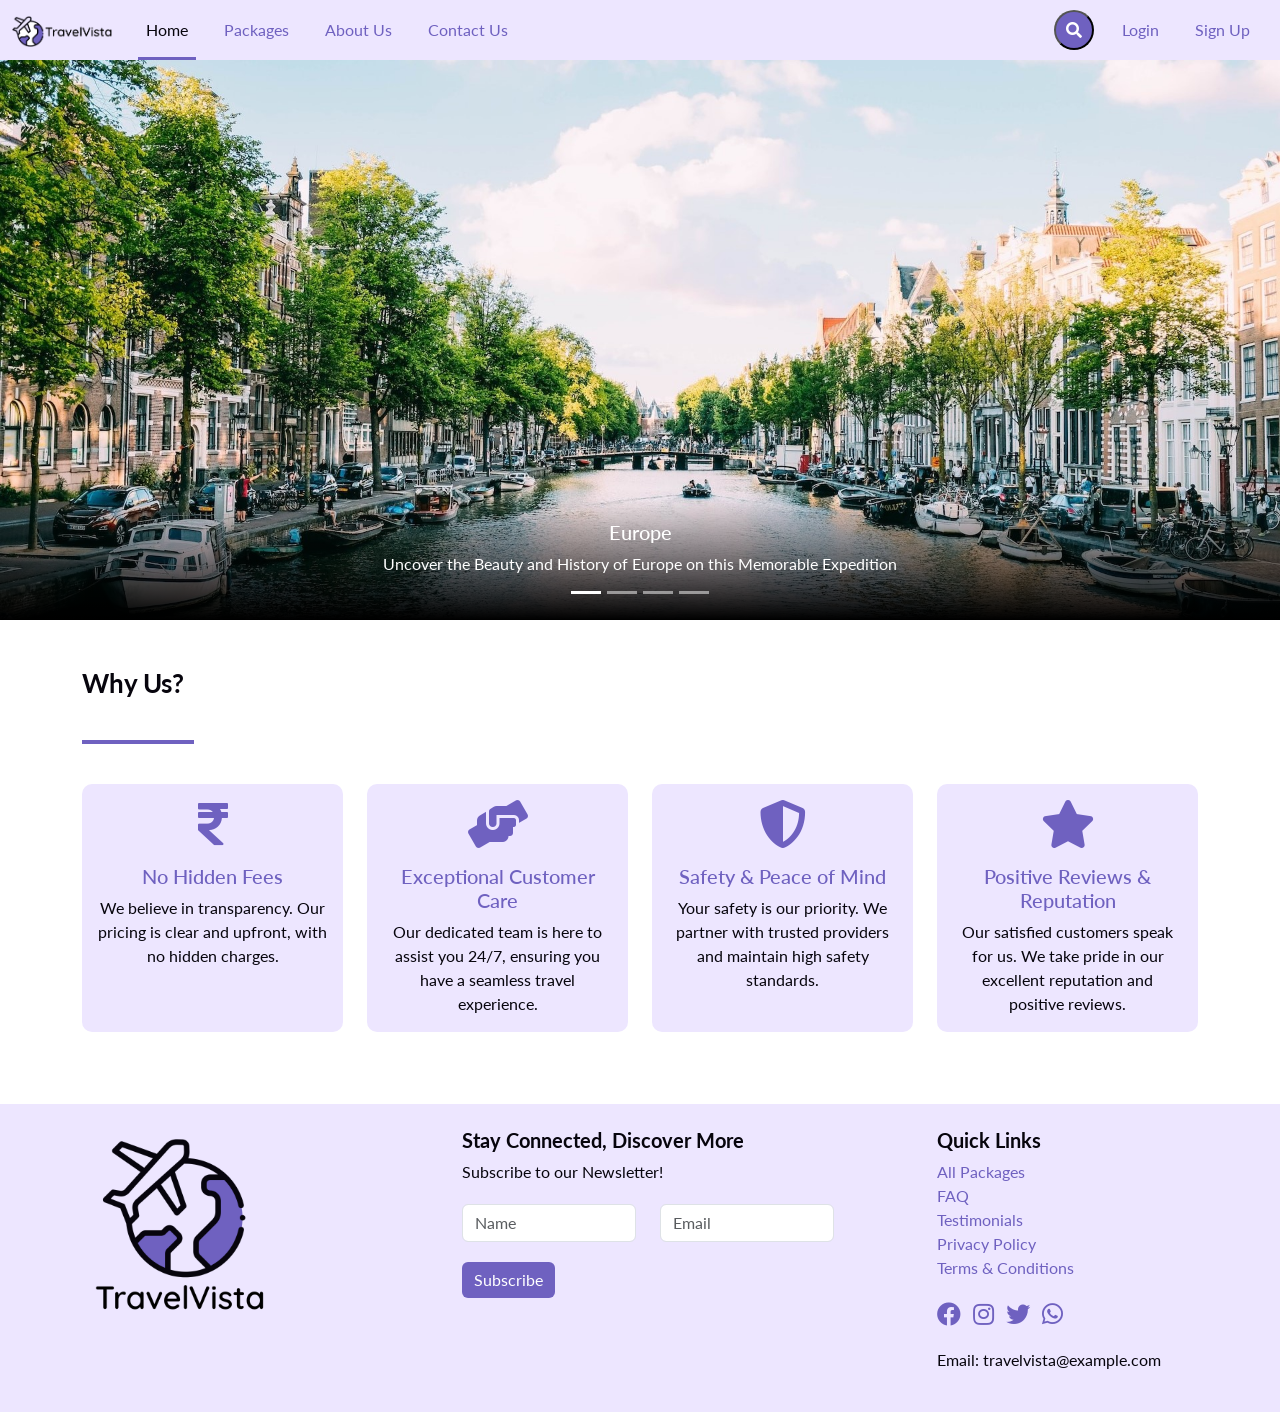
<file: index.html>
<!DOCTYPE html>
<html lang="en">
<head>
    <meta charset="UTF-8">
    <meta name="viewport" content="width=device-width, initial-scale=1.0">
    <link rel="stylesheet" href="https://cdn.jsdelivr.net/npm/bootstrap@5.3.1/dist/css/bootstrap.min.css">
    <link rel="stylesheet" href="https://cdnjs.cloudflare.com/ajax/libs/font-awesome/5.15.3/css/all.min.css">
    <link rel="stylesheet" href="https://fonts.googleapis.com/css?family=Lato">
    <link rel="stylesheet" href="styles.css">
    <title>TravelVista</title>
</head>
<body>
    <!-- Navbar -->
    <nav class="navbar navbar-expand-lg">
        <div class="container-fluid">
            <a class="navbar-brand" href="index.html">
                <img src="images/logo_with_text.png" class="d-inline-block align-text-top logo">
            </a>
            <button class="navbar-toggler" type="button" data-bs-toggle="collapse" data-bs-target="#navbarTogglerDemo02" aria-controls="navbarTogglerDemo02" aria-expanded="false" aria-label="Toggle navigation">
                <span class="navbar-toggler-icon"></span>
            </button>
            <div class="collapse navbar-collapse" id="navbarTogglerDemo02">
                <ul class="navbar-nav me-auto mb-2 mb-lg-0">
                    <li class="nav-item active-item">
                        <a class="nav-link active" aria-current="page" href="index.html">Home</a>
                    </li>
                    <li class="nav-item">
                        <a class="nav-link" href="explore_packages.html">Packages</a>
                    </li>
                    <li class="nav-item">
                        <a class="nav-link" href="about_us.html">About Us</a>
                    </li>
                    <li class="nav-item">
                        <a class="nav-link" href="contact_us.html">Contact Us</a>
                    </li>
                </ul>
                <form action="" class="search">
                    <div class="search-box">
                        <input class="search-input" type="text" name="" placeholder="Search">
                        <button class="search-button" href="#">
                            <i class="fa fa-search"></i>
                        </button>
                    </div>
                </form>
                <ul class="navbar-nav mb-2 mb-lg-0">
                    <li class="nav-item">
                        <a class="nav-link" href="login.html">Login</a>
                    </li>
                    <li class="nav-item">
                        <a class="nav-link" href="signup.html">Sign Up</a>
                    </li>
                </ul>
            </div>
        </div>
    </nav>

    <!-- Carousel (Image Slider) -->
    <div id="homepageCarousel" class="carousel slide auto-height">
        <div class="carousel-indicators">
            <button type="button" data-bs-target="#homepageCarousel" data-bs-slide-to="0" class="active" aria-current="true" aria-label="Slide 1"></button>
            <button type="button" data-bs-target="#homepageCarousel" data-bs-slide-to="1" aria-label="Slide 2"></button>
            <button type="button" data-bs-target="#homepageCarousel" data-bs-slide-to="2" aria-label="Slide 3"></button>
            <button type="button" data-bs-target="#homepageCarousel" data-bs-slide-to="3" aria-label="Slide 3"></button>
        </div>
        <div class="carousel-inner">
            <a href="#">
                <div class="carousel-item active">
                    <img src="images/amsterdam.jpg" class="d-block w-100" alt="Europe">
                    <div class="carousel-caption d-block">
                        <h5>Europe</h5>
                        <p class="mb-4">Uncover the Beauty and History of Europe on this Memorable Expedition</p>
                    </div>
                </div>
            </a>
            <a href="#">
                <div class="carousel-item">
                    <img src="images/ladakh.jpg" class="d-block w-100" alt="Ladakh">
                    <div class="carousel-caption d-block">
                        <h5>Ladakh</h5>
                        <p class="mb-4">Ladakh Calling: Explore the Himalayan Bliss</p>
                    </div>
                </div>
            </a>
            <a href="#">
                <div class="carousel-item">
                    <img src="images/kyoto.jpg" class="d-block w-100" alt="Kyoto">
                    <div class="carousel-caption d-block">
                        <h5>Japan</h5>
                        <p class="mb-4">Discover the Land of the Rising Sun: 7 Days of Enchantment in Japan</p>
                    </div>
                </div>
            </a>
            <a href="package_details.html">
                <div class="carousel-item">
                    <img src="images/singapore2.jpg" class="d-block w-100" alt="Singapore">
                    <div class="carousel-caption d-block">
                        <h5>Singapore & Malaysia</h5>
                        <p class="mb-4">Explore Singapore and Malaysia: A Fusion of Modernity and Tradition</p>
                    </div>
                </div>
            </a>
        </div>
        <button class="carousel-control-prev" type="button" data-bs-target="#homepageCarousel" data-bs-slide="prev">
            <span class="carousel-control-prev-icon" aria-hidden="true"></span>
            <span class="visually-hidden">Previous</span>
        </button>
        <button class="carousel-control-next" type="button" data-bs-target="#homepageCarousel" data-bs-slide="next">
            <span class="carousel-control-next-icon" aria-hidden="true"></span>
            <span class="visually-hidden">Next</span>
        </button>
    </div>

    <!-- Why Us -->
    <div class="container my-4 py-4 auto-height">
        <h2 class="heading">Why Us?</h2>
        <div class="rule parent-full-width-rule"></div>
        <div class="row mt-4 justify-content-center">
            <div class="col-lg-3 col-md-6 mb-4">
                <div class="card why-us-card">
                <div class="card-body text-center">
                    <i class="fas fa-rupee-sign fa-3x mb-3 why-us-icon"></i>
                    <h3 class="card-title">No Hidden Fees</h3>
                    <p class="card-text">We believe in transparency. Our pricing is clear and upfront, with no hidden charges.</p>
                </div>
                </div>
            </div>
            <div class="col-lg-3 col-md-6 mb-4">
                <div class="card why-us-card">
                <div class="card-body text-center">
                    <i class="fas fa-hands-helping fa-3x mb-3 why-us-icon"></i>
                    <h3 class="card-title">Exceptional Customer Care</h3>
                    <p class="card-text">Our dedicated team is here to assist you 24/7, ensuring you have a seamless travel experience.</p>
                </div>
                </div>
            </div>
            <div class="col-lg-3 col-md-6 mb-4">
                <div class="card why-us-card">
                <div class="card-body text-center">
                    <i class="fas fa-shield-alt fa-3x mb-3 why-us-icon"></i>
                    <h3 class="card-title">Safety & Peace of Mind</h3>
                    <p class="card-text">Your safety is our priority. We partner with trusted providers and maintain high safety standards.</p>
                </div>
                </div>
            </div>
            <div class="col-lg-3 col-md-6 mb-4">
                <div class="card why-us-card">
                <div class="card-body text-center">
                    <i class="fas fa-star fa-3x mb-3 why-us-icon"></i>
                    <h3 class="card-title">Positive Reviews & Reputation</h5>
                    <p class="card-text">Our satisfied customers speak for us. We take pride in our excellent reputation and positive reviews.</p>
                </div>
                </div>
            </div>
        </div>
    </div>

    <!-- Footer -->
    <footer class="footer bg-light py-4 mt-4">
        <div class="container">
            <div class="row">
                <!-- First Column: Logo -->
                <div class="col-md-4 mb-4">
                    <img src="images/logo_text_bottom.png" alt="Logo" class="footer-logo img-fluid mx-2 my-2">
                </div>
        
                <!-- Second Column: Newsletter Form -->
                <div class="col-md-5">
                    <h5 class="footer-heading">Stay Connected, Discover More</h5>
                    <p class="footer-text">Subscribe to our Newsletter!</p>
                    <form class="newsletter-form" method="post" id="footerForm" onsubmit="return validateNewsletterForm()">
                        <div class="mb-3">
                            <div class="row">
                                <div class="col-md-5">
                                    <input type="text" class="form-control my-1" id="newsletterName" placeholder="Name">
                                    <div class="error-message text-danger small" id="newsletterNameError"></div>
                                </div>
                                <div class="col-md-5">
                                    <input type="text" class="form-control my-1" id="newsletterEmail" placeholder="Email">
                                    <div class="error-message text-danger small" id="newsletterEmailError"></div>
                                </div>
                            </div>
                        </div>
                        <button type="submit" class="btn btn-purple mb-4">Subscribe</button>
                    </form>
                </div>
        
                <!-- Third Column: Links -->
                <div class="col-md-3">
                <h5 class="footer-heading">Quick Links</h5>
                <ul class="list-unstyled footer-links">
                    <li><a href="all_packages.html" class="text-decoration-none footer-link">All Packages</a></li>
                    <li><a href="faq.html" class="text-decoration-none footer-link">FAQ</a></li>
                    <li><a href="testimonials.html" class="text-decoration-none footer-link">Testimonials</a></li>
                    <li><a href="privacy_policy.html" class="text-decoration-none footer-link">Privacy Policy</a></li>
                    <li><a href="tnc.html" class="text-decoration-none footer-link">Terms & Conditions</a></li>
                </ul>
                <div class="footer-social">
                    <a href="#" class="social-icon"><i class="fab fa-facebook me-2"></i></a>
                    <a href="#" class="social-icon"><i class="fab fa-instagram me-2"></i></a>
                    <a href="#" class="social-icon"><i class="fab fa-twitter me-2"></i></a>
                    <a href="#" class="social-icon"><i class="fab fa-whatsapp me-2"></i></a>
                </div>
                <p class="footer-email mt-3">Email: travelvista@example.com</p>
                </div>
            </div>
        </div>
    </footer>      

    <!-- Script -->
    <script src="https://cdn.jsdelivr.net/npm/@popperjs/core@2.11.8/dist/umd/popper.min.js" integrity="sha384-I7E8VVD/ismYTF4hNIPjVp/Zjvgyol6VFvRkX/vR+Vc4jQkC+hVqc2pM8ODewa9r" crossorigin="anonymous"></script>
    <script src="https://cdn.jsdelivr.net/npm/bootstrap@5.3.1/dist/js/bootstrap.min.js" integrity="sha384-Rx+T1VzGupg4BHQYs2gCW9It+akI2MM/mndMCy36UVfodzcJcF0GGLxZIzObiEfa" crossorigin="anonymous"></script>
    <script src="https://ajax.googleapis.com/ajax/libs/jquery/3.6.4/jquery.min.js"></script>
    <script>
        function validateNewsletterForm() {
            const newsletterNameInput = document.getElementById('newsletterName');
            const newsletterEmailInput = document.getElementById('newsletterEmail');
            const newsletterNameError = document.getElementById('newsletterNameError');
            const newsletterEmailError = document.getElementById('newsletterEmailError');
    
            // Get form elements
            const newsletterName = newsletterNameInput.value;
            const newsletterEmail = newsletterEmailInput.value;
    
            // Initialize an array to store validation messages
            const validationMessages = [];
    
            // Clear previous error messages
            newsletterNameError.innerHTML = ''; 
            newsletterEmailError.innerHTML = ''; 
    
            if (newsletterName.trim() === '') {
                validationMessages.push('Please enter your name.');
                newsletterNameError.innerHTML = 'Please enter your name.';
            }
    
            if (newsletterEmail.trim() === '') {
                validationMessages.push('Please enter your email.');
                newsletterEmailError.innerHTML = 'Please enter your email.';
            } else if (!isValidEmail(newsletterEmail)) {
                validationMessages.push('Please enter a valid email.');
                newsletterEmailError.innerHTML = 'Please enter a valid email.';
            }
    
            // If there are validation errors, prevent the form from submitting
            if (validationMessages.length > 0) {
                return false;
            }
    
            return true; // Form is valid, allow submission
        }
    
        // Function to validate email address
        function isValidEmail(email) {
            const emailPattern = /^[a-zA-Z0-9._-]+@[a-zA-Z0-9.-]+\.[a-zA-Z]{2,4}$/;
            return emailPattern.test(email);
        }
    </script>
</body>
</html>
</file>
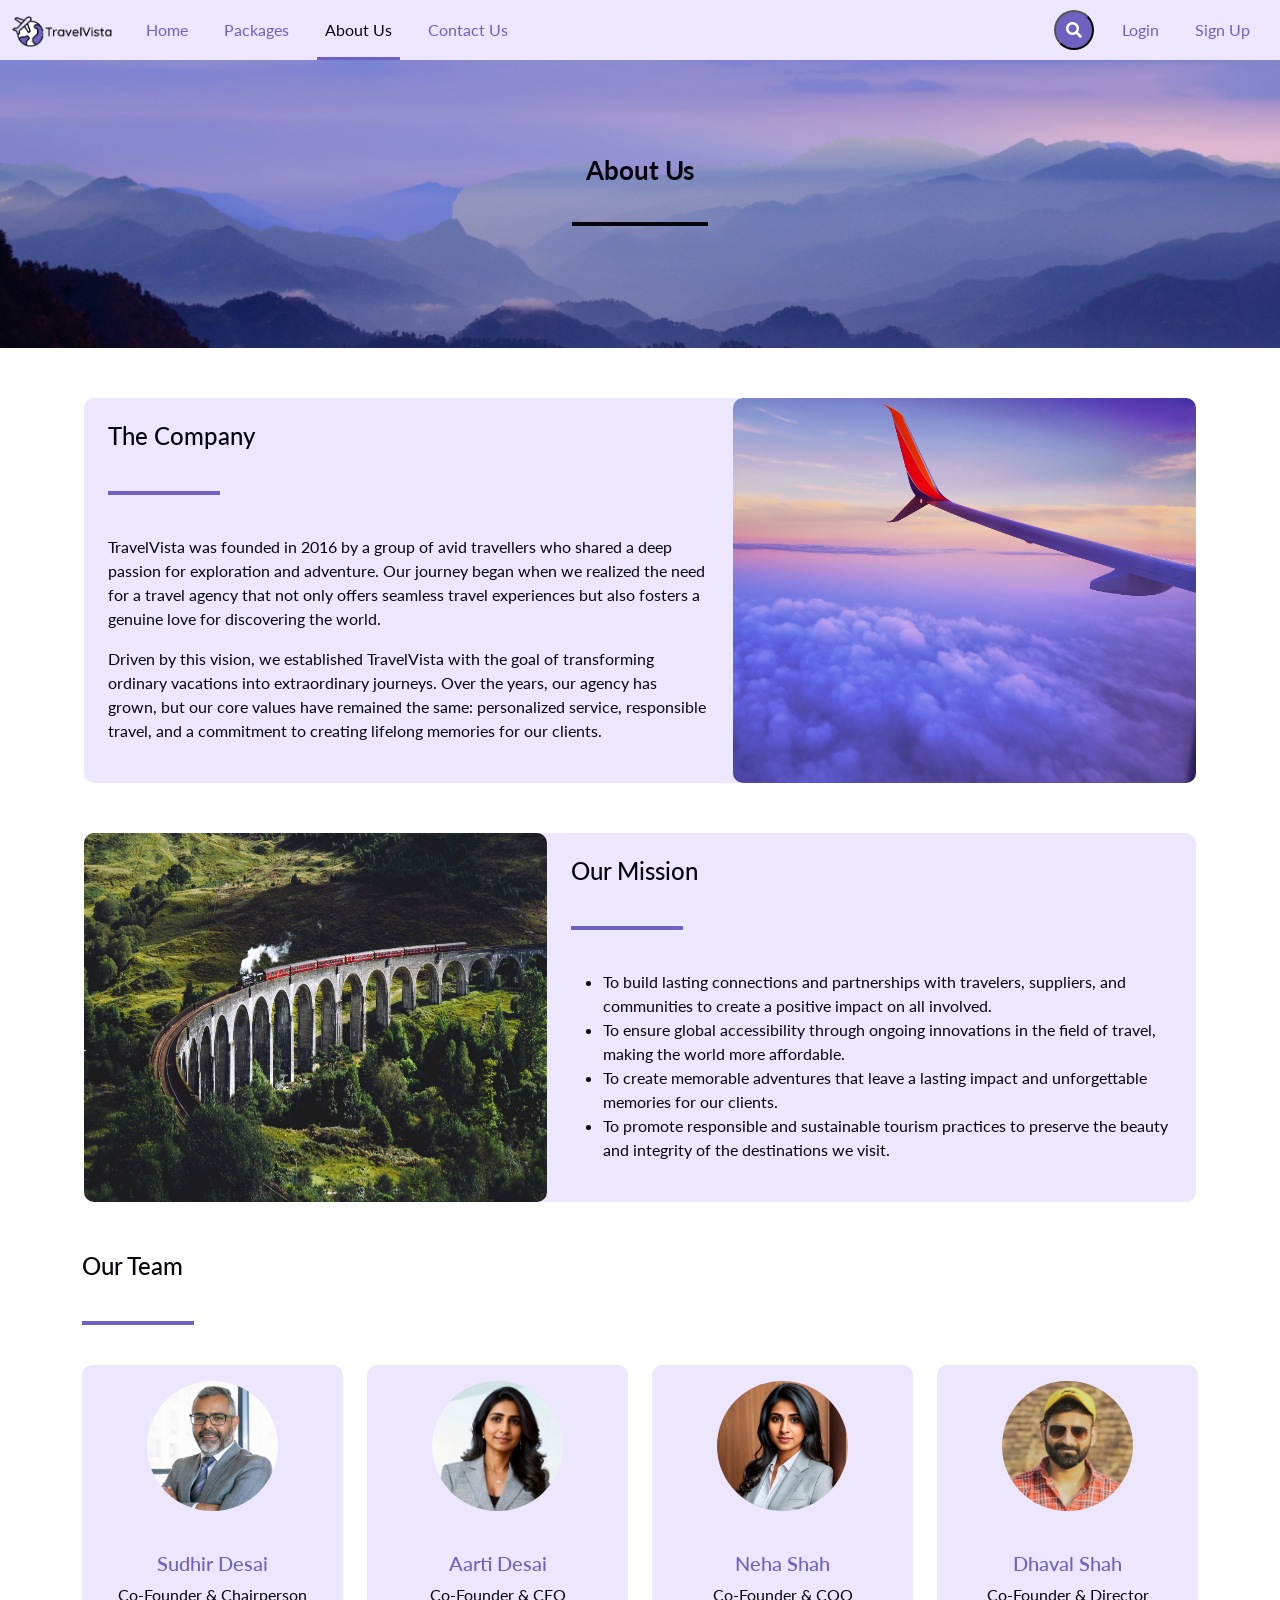
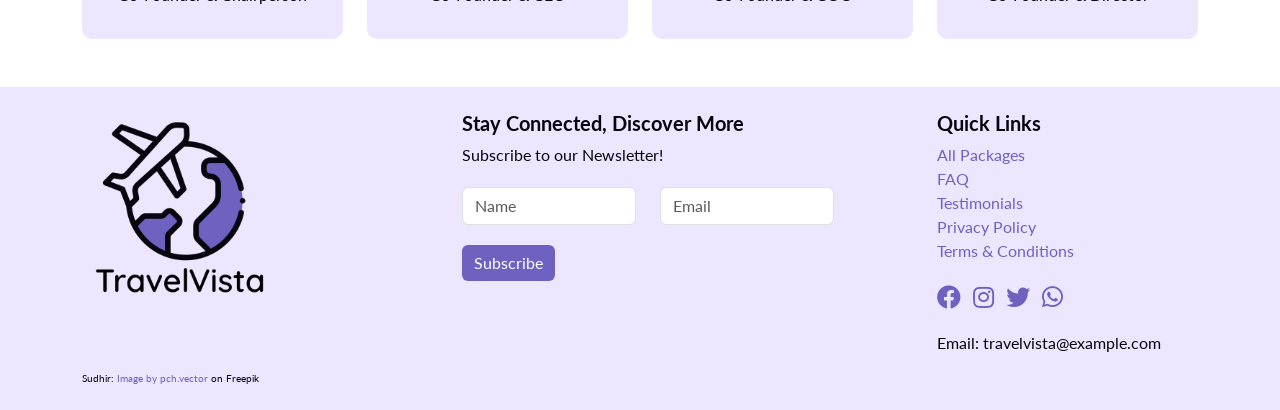
<file: about_us.html>
<!DOCTYPE html>
<html lang="en">
<head>
    <meta charset="UTF-8">
    <meta name="viewport" content="width=device-width, initial-scale=1.0">
    <link rel="stylesheet" href="https://cdn.jsdelivr.net/npm/bootstrap@5.3.1/dist/css/bootstrap.min.css">
    <link rel="stylesheet" href="https://cdnjs.cloudflare.com/ajax/libs/font-awesome/5.15.3/css/all.min.css">
    <link rel="stylesheet" href="https://fonts.googleapis.com/css?family=Lato">
    <link rel="stylesheet" href="styles.css">
    <title>About Us | TravelVista</title>
</head>
<body>
    <!-- Navbar -->
    <nav class="navbar navbar-expand-lg">
        <div class="container-fluid">
            <a class="navbar-brand" href="index.html">
                <img src="images/logo_with_text.png" class="d-inline-block align-text-top logo">
            </a>
            <button class="navbar-toggler" type="button" data-bs-toggle="collapse" data-bs-target="#navbarTogglerDemo02" aria-controls="navbarTogglerDemo02" aria-expanded="false" aria-label="Toggle navigation">
                <span class="navbar-toggler-icon"></span>
            </button>
            <div class="collapse navbar-collapse" id="navbarTogglerDemo02">
                <ul class="navbar-nav me-auto mb-2 mb-lg-0">
                    <li class="nav-item">
                        <a class="nav-link" aria-current="page" href="index.html">Home</a>
                    </li>
                    <li class="nav-item">
                        <a class="nav-link" href="explore_packages.html">Packages</a>
                    </li>
                    <li class="nav-item active-item">
                        <a class="nav-link active" href="about_us.html">About Us</a>
                    </li>
                    <li class="nav-item">
                        <a class="nav-link" href="contact_us.html">Contact Us</a>
                    </li>
                </ul>
                <form action="" class="search">
                    <div class="search-box">
                        <input class="search-input" type="text" name="" placeholder="Search">
                        <button class="search-button" href="#">
                            <i class="fa fa-search"></i>
                        </button>
                    </div>
                </form>
                <ul class="navbar-nav mb-2 mb-lg-0">
                    <li class="nav-item">
                        <a class="nav-link" href="login.html">Login</a>
                    </li>
                    <li class="nav-item">
                        <a class="nav-link" href="signup.html">Sign Up</a>
                    </li>
                </ul>
            </div>
        </div>
    </nav>

    <!-- Main Content -->
    <div class="container-fluid heading-background d-flex flex-column align-items-center justify-content-center py-4">
        <h1 class="heading">About Us</h1>
        <div class="cover-rule"></div>
    </div>

    <section class="my-4 py-4 container">
        <div class="row about-us-div">
            <div class="col-xl-7 col-lg-5 about-us-div-text p-4">
                <h2 class="subheading about-us-subheading mb-3">The Company</h2>
                <div class="rule"></div>
                <p>TravelVista was founded in 2016 by a group of avid travellers who shared a deep passion for exploration and adventure. Our journey began when we realized the need for a travel agency that not only offers seamless travel experiences but also fosters a genuine love for discovering the world.</p>
                <p>Driven by this vision, we established TravelVista with the goal of transforming ordinary vacations into extraordinary journeys. Over the years, our agency has grown, but our core values have remained the same: personalized service, responsible travel, and a commitment to creating lifelong memories for our clients.</p>  
            </div>
            <div class="col-xl-5 col-lg-7 about-us-div-image p-0">
                <img src="images/plane.jpg" width="100%">
            </div>
        </div>
    </section>

    <section class="my-4 pb-4 container">
        <div class="row about-us-div">
            <div class="col-xl-5 col-lg-7 about-us-div-image p-0">
                <img src="images/train.jpg" width="100%">
            </div>
            <div class="col-xl-7 col-lg-5 about-us-div-text p-4">
                <h2 class="subheading about-us-subheading mb-3">Our Mission</h2>
                <div class="rule"></div>
                <ul class="about-us-mission">
                    <li>To build lasting connections and partnerships with travelers, suppliers, and communities to create a positive impact on all involved.</li>
                    <li>To ensure global accessibility through ongoing innovations in the field of travel, making the world more affordable.</li>
                    <li>To create memorable adventures that leave a lasting impact and unforgettable memories for our clients.</li>
                    <li>To promote responsible and sustainable tourism practices to preserve the beauty and integrity of the destinations we visit.</li>
                </ul>
            </div>
        </div>
    </section>

        <!-- Our Team Section -->
        <section class="mt-4 container">
            <h2 class="subheading about-us-subheading mb-3">Our Team</h2>
            <div class="rule parent-full-width-rule"></div>
            <div class="row">
                <!-- Team Member 1 -->
                <div class="col-md-3 col-sm-6 mb-4">
                    <div class="card about-us-card text-center">
                        <img src="images/sudhir.jpg" class="card-img-top mt-3 mb-4 rounded-circle" alt="Team Member 1">
                        <div class="card-body mb-3">
                            <h3 class="card-title">Sudhir Desai</h3>
                            <p class="card-text">Co-Founder & Chairperson</p>
                        </div>
                    </div>
                </div>

                <!-- Team Member 2 -->
                <div class="col-md-3 col-sm-6 mb-4">
                    <div class="card about-us-card text-center">
                        <img src="images/aarti.jpg" class="card-img-top mt-3 mb-4 rounded-circle" alt="Team Member 2">
                        <div class="card-body mb-3">
                            <h3 class="card-title">Aarti Desai</h3>
                            <p class="card-text">Co-Founder & CEO</p>
                        </div>
                    </div>
                </div>

                <!-- Team Member 3 -->
                <div class="col-md-3 col-sm-6 mb-4">
                    <div class="card about-us-card text-center">
                        <img src="images/neha.jpg" class="card-img-top mt-3 mb-4 rounded-circle" alt="Team Member 3">
                        <div class="card-body mb-3">
                            <h3 class="card-title">Neha Shah</h3>
                            <p class="card-text">Co-Founder & COO</p>
                        </div>
                    </div>
                </div>

                <!-- Team Member 4 -->
                <div class="col-md-3 col-sm-6 mb-4">
                    <div class="card about-us-card text-center">
                        <img src="images/dhaval.jpg" class="card-img-top mt-3 mb-4 rounded-circle" alt="Team Member 4">
                        <div class="card-body mb-3">
                            <h3 class="card-title">Dhaval Shah</h3>
                            <p class="card-text">Co-Founder & Director</p>
                        </div>
                    </div>
                </div>
            </div>
        </section>
    </div>

    <!-- Footer -->
    <footer class="footer bg-light py-4 mt-4">
        <div class="container">
            <div class="row">
                <!-- First Column: Logo -->
                <div class="col-md-4 mb-4">
                    <img src="images/logo_text_bottom.png" alt="Logo" class="footer-logo img-fluid mx-2 my-2">
                </div>
        
                <!-- Second Column: Newsletter Form -->
                <div class="col-md-5">
                    <h5 class="footer-heading">Stay Connected, Discover More</h5>
                    <p class="footer-text">Subscribe to our Newsletter!</p>
                    <form class="newsletter-form" method="post" id="footerForm" onsubmit="return validateNewsletterForm()">
                        <div class="mb-3">
                            <div class="row">
                                <div class="col-md-5">
                                    <input type="text" class="form-control my-1" id="newsletterName" placeholder="Name">
                                    <div class="error-message text-danger small" id="newsletterNameError"></div>
                                </div>
                                <div class="col-md-5">
                                    <input type="text" class="form-control my-1" id="newsletterEmail" placeholder="Email">
                                    <div class="error-message text-danger small" id="newsletterEmailError"></div>
                                </div>
                            </div>
                        </div>
                        <button type="submit" class="btn btn-purple mb-4">Subscribe</button>
                    </form>
                </div>
        
                <!-- Third Column: Links -->
                <div class="col-md-3">
                <h5 class="footer-heading">Quick Links</h5>
                <ul class="list-unstyled footer-links">
                    <li><a href="all_packages.html" class="text-decoration-none footer-link">All Packages</a></li>
                    <li><a href="faq.html" class="text-decoration-none footer-link">FAQ</a></li>
                    <li><a href="testimonials.html" class="text-decoration-none footer-link">Testimonials</a></li>
                    <li><a href="privacy_policy.html" class="text-decoration-none footer-link">Privacy Policy</a></li>
                    <li><a href="tnc.html" class="text-decoration-none footer-link">Terms & Conditions</a></li>
                </ul>
                <div class="footer-social">
                    <a href="#" class="social-icon"><i class="fab fa-facebook me-2"></i></a>
                    <a href="#" class="social-icon"><i class="fab fa-instagram me-2"></i></a>
                    <a href="#" class="social-icon"><i class="fab fa-twitter me-2"></i></a>
                    <a href="#" class="social-icon"><i class="fab fa-whatsapp me-2"></i></a>
                </div>
                <p class="footer-email mt-3">Email: travelvista@example.com</p>
                </div>
            </div>
            <div class="credits">
                Sudhir: <a href="https://www.freepik.com/free-photo/experienced-businessman-standing-office-room-indian-content-office-employee-eyeglasses-smiling-posing-with-folded-hands-business-management-corporation-concept_11295348.htm#query=indian%20man&position=38&from_view=search&track=ais">Image by pch.vector</a> on Freepik
            </div>
        </div>
    </footer>      

    <!-- Script -->
    <script src="https://cdn.jsdelivr.net/npm/@popperjs/core@2.11.8/dist/umd/popper.min.js" integrity="sha384-I7E8VVD/ismYTF4hNIPjVp/Zjvgyol6VFvRkX/vR+Vc4jQkC+hVqc2pM8ODewa9r" crossorigin="anonymous"></script>
    <script src="https://cdn.jsdelivr.net/npm/bootstrap@5.3.1/dist/js/bootstrap.min.js" integrity="sha384-Rx+T1VzGupg4BHQYs2gCW9It+akI2MM/mndMCy36UVfodzcJcF0GGLxZIzObiEfa" crossorigin="anonymous"></script>
    <script src="https://ajax.googleapis.com/ajax/libs/jquery/3.6.4/jquery.min.js"></script>
    <script>
        function validateNewsletterForm() {
            const newsletterNameInput = document.getElementById('newsletterName');
            const newsletterEmailInput = document.getElementById('newsletterEmail');
            const newsletterNameError = document.getElementById('newsletterNameError');
            const newsletterEmailError = document.getElementById('newsletterEmailError');
    
            // Get form elements
            const newsletterName = newsletterNameInput.value;
            const newsletterEmail = newsletterEmailInput.value;
    
            // Initialize an array to store validation messages
            const validationMessages = [];
    
            // Clear previous error messages
            newsletterNameError.innerHTML = ''; 
            newsletterEmailError.innerHTML = ''; 
    
            if (newsletterName.trim() === '') {
                validationMessages.push('Please enter your name.');
                newsletterNameError.innerHTML = 'Please enter your name.';
            }
    
            if (newsletterEmail.trim() === '') {
                validationMessages.push('Please enter your email.');
                newsletterEmailError.innerHTML = 'Please enter your email.';
            } else if (!isValidEmail(newsletterEmail)) {
                validationMessages.push('Please enter a valid email.');
                newsletterEmailError.innerHTML = 'Please enter a valid email.';
            }
    
            // If there are validation errors, prevent the form from submitting
            if (validationMessages.length > 0) {
                return false;
            }
    
            return true; // Form is valid, allow submission
        }
    
        // Function to validate email address
        function isValidEmail(email) {
            const emailPattern = /^[a-zA-Z0-9._-]+@[a-zA-Z0-9.-]+\.[a-zA-Z]{2,4}$/;
            return emailPattern.test(email);
        }
    </script>
</body>
</html>
</file>
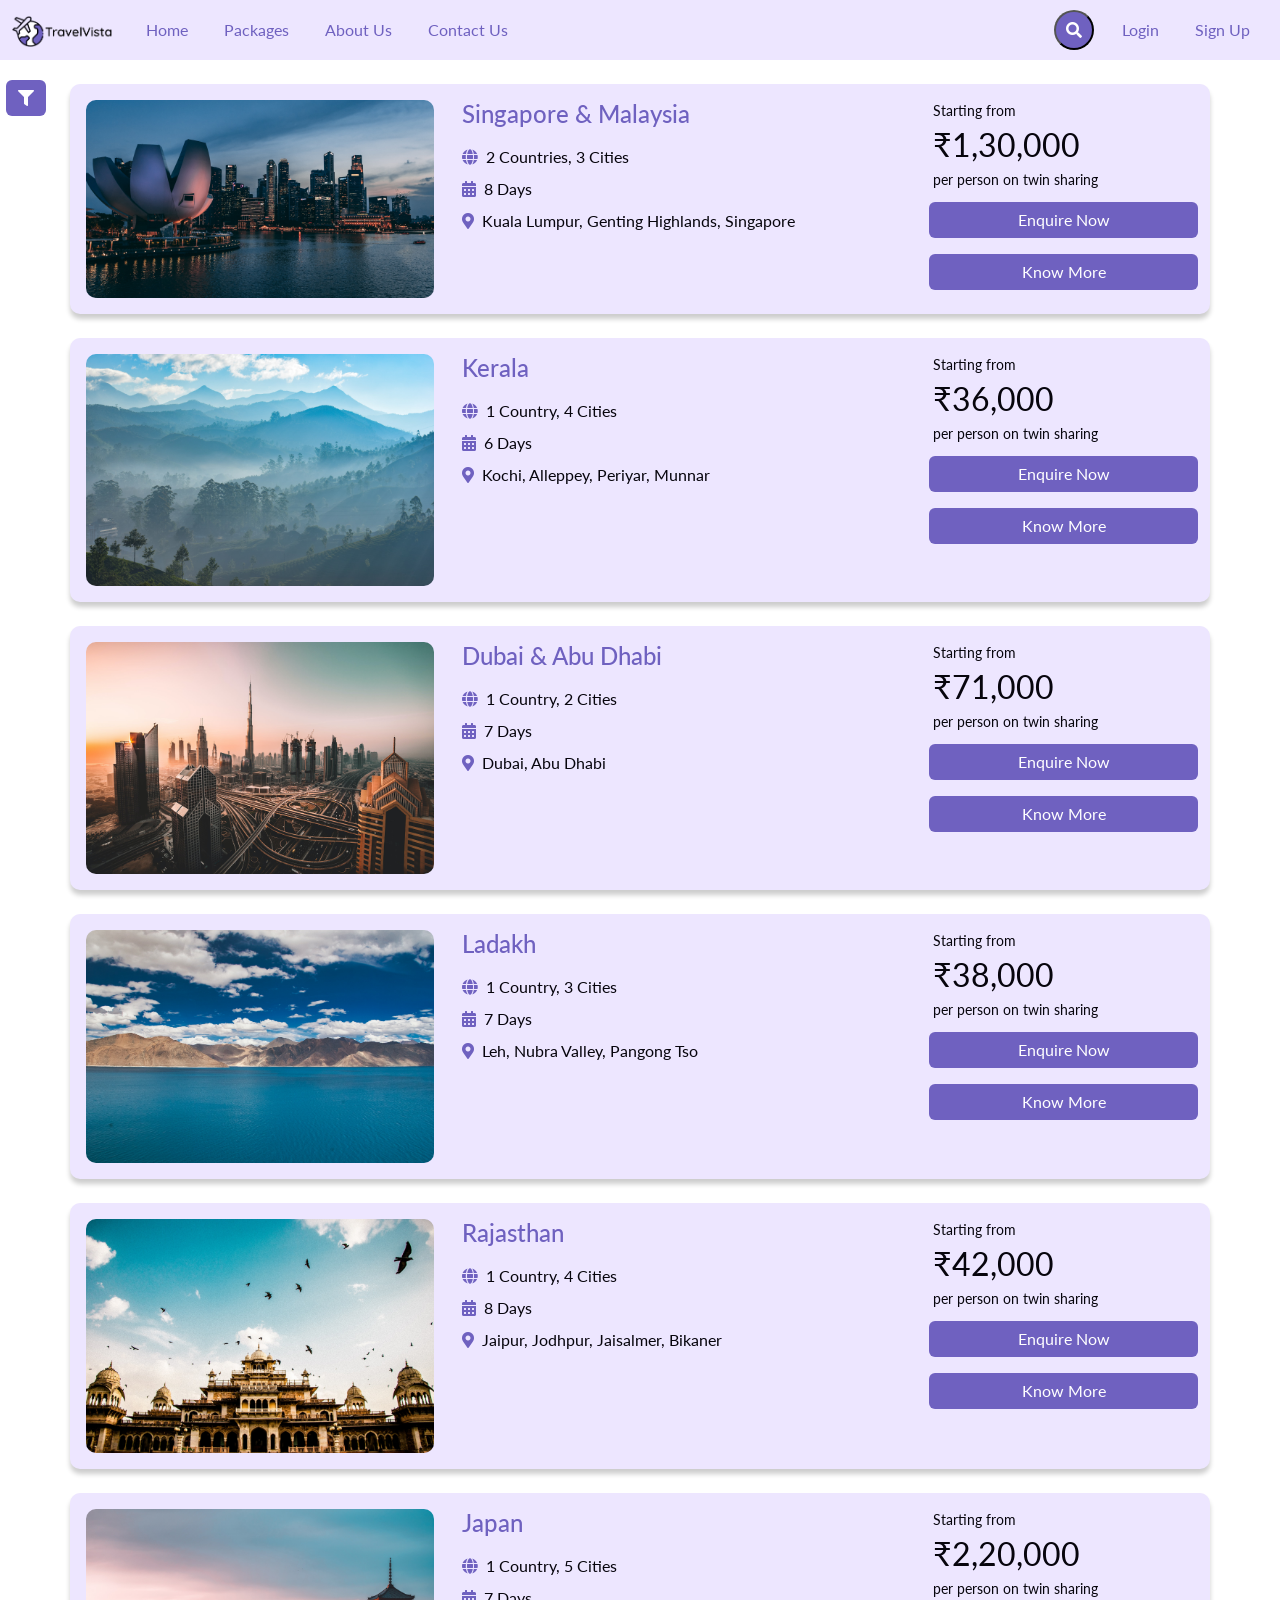
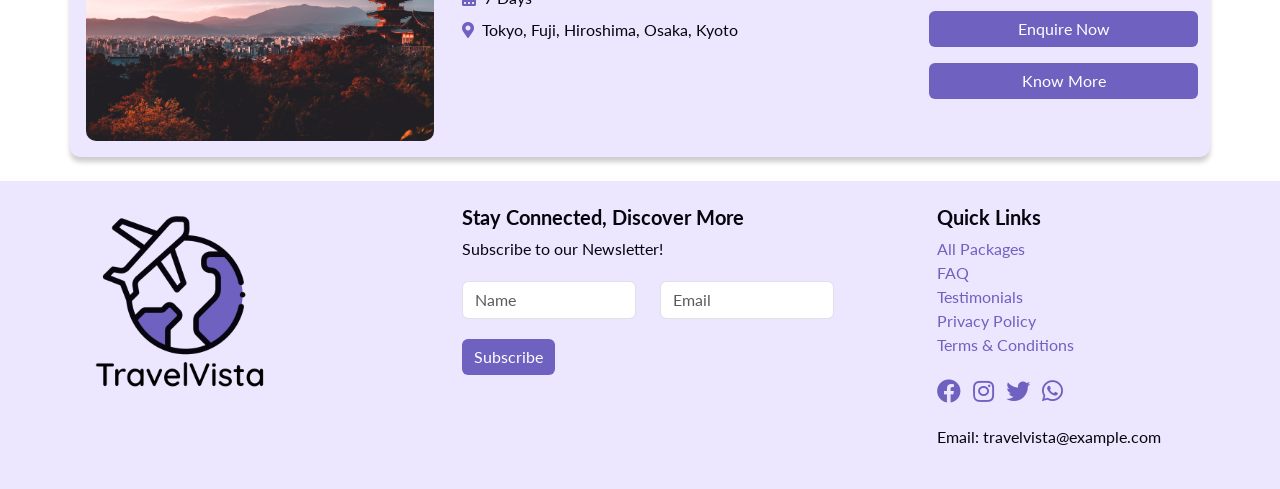
<file: all_packages.html>
<!DOCTYPE html>
<html lang="en">
<head>
    <meta charset="UTF-8">
    <meta name="viewport" content="width=device-width, initial-scale=1.0">
    <title>All Packages | TravelVista</title>
    <link href="https://cdn.jsdelivr.net/npm/bootstrap@5.3.1/dist/css/bootstrap.min.css" rel="stylesheet">
    <link rel="stylesheet" href="https://cdnjs.cloudflare.com/ajax/libs/font-awesome/5.15.3/css/all.min.css">
    <link rel="stylesheet" href="https://fonts.googleapis.com/css?family=Lato">
    <link rel="stylesheet" href="styles.css">
</head>
<body>
    <!-- Navbar -->
    <nav class="navbar navbar-expand-lg">
        <div class="container-fluid">
            <a class="navbar-brand" href="index.html">
                <img src="images/logo_with_text.png" class="d-inline-block align-text-top logo">
            </a>
            <button class="navbar-toggler" type="button" data-bs-toggle="collapse" data-bs-target="#navbarTogglerDemo02" aria-controls="navbarTogglerDemo02" aria-expanded="false" aria-label="Toggle navigation">
                <span class="navbar-toggler-icon"></span>
            </button>
            <div class="collapse navbar-collapse" id="navbarTogglerDemo02">
                <ul class="navbar-nav me-auto mb-2 mb-lg-0">
                    <li class="nav-item">
                        <a class="nav-link" aria-current="page" href="index.html">Home</a>
                    </li>
                    <li class="nav-item">
                        <a class="nav-link" href="explore_packages.html">Packages</a>
                    </li>
                    <li class="nav-item">
                        <a class="nav-link" href="about_us.html">About Us</a>
                    </li>
                    <li class="nav-item">
                        <a class="nav-link" href="contact_us.html">Contact Us</a>
                    </li>
                </ul>
                <form action="" class="search">
                    <div class="search-box">
                        <input class="search-input" type="text" name="" placeholder="Search">
                        <button class="search-button" href="#">
                            <i class="fa fa-search"></i>
                        </button>
                    </div>
                </form>
                <ul class="navbar-nav mb-2 mb-lg-0">
                    <li class="nav-item">
                        <a class="nav-link" href="login.html">Login</a>
                    </li>
                    <li class="nav-item">
                        <a class="nav-link" href="signup.html">Sign Up</a>
                    </li>
                </ul>
            </div>
        </div>
    </nav>

    <button class="btn btn-purple offcanvas-btn position-fixed mt-2" type="button" data-bs-toggle="offcanvas" data-bs-target="#filter">
		<i class="fa fa-filter"></i>
	</button>

    <div class="offcanvas offcanvas-start" data-bs-scroll="true" id="filter">
        <div class="offcanvas-header">
            <h2 class="offcanvas-title">Filter Your Tour</h2>
            <button type="button" class="btn-close" data-bs-dismiss="offcanvas"></button>
        </div>
        <div class="offcanvas-body">
            <form id="filterForm">
                <div class="mb-4">
                    <label for="destination" class="form-label">Destination:</label>
                    <input type="text" id="destination" class="form-control" name="destination">
                </div>
                <div class="mb-4">
                    <label class="form-label">Price Range:</label><br>
                    <input type="checkbox" id="priceBelow5000" name="priceRange" class="form-check-input" value="0-5000">
                    <label for="priceBelow5000">Below &#8377;15,000</label><br>
                    <input type="checkbox" id="price5001To10000" name="priceRange" class="form-check-input" value="5001-10000">
                    <label for="price5001To10000">&#8377;15,001 - &#8377;50,000</label><br>
                    <input type="checkbox" id="price10001To20000" name="priceRange" class="form-check-input" value="10001-20000">
                    <label for="price10001To20000">&#8377;50,001 - &#8377;1,80,000</label><br>
                    <input type="checkbox" id="priceAbove20000" name="priceRange" class="form-check-input" value="20001+">
                    <label for="priceAbove20000">Above &#8377;1,80,000</label>
                </div>
                <div class="mb-4">
                    <label class="form-label">Tour Duration:</label>
                    <div class="row">
                        <div class="col-md-6 mb-2">
                            <label for="minDays">Minimum:</label>
                            <input type="range" class="form-range" id="minDays" min="1" max="30">
                            <p id="minDaysValue">1 day</p>
                        </div>
                        <div class="col-md-6 mb-2">
                            <label for="maxDays">Maximum:</label>
                            <input type="range" class="form-range" id="maxDays" min="1" max="30">
                            <p id="maxDaysValue">30 days</p>
                        </div>
                    </div>
                </div>
                <div>
                    <input type="submit" class="btn btn-purple" value="Apply Filter">
                </div>
            </form>
        </div>
    </div>        

    <div class="container">
        <div class="row my-4 p-0 all-packages-card">
            <div class="col-md-5 col-lg-4 col-xxl-3 about-us-div-image image-fluid p-3">
                <img src="images/singapore.jpg" class="all-packages-img">
            </div>
            <div class="col-md-4 col-lg-5 col-xxl-6 about-us-div-text">
                <a href="package_details.html" class="all-packages-link"><h2 class="subheading about-us-subheading my-3 all-packages-heading">Singapore & Malaysia</h2></a>
                <ul class="list-unstyled">
                    <li class="mb-2"><i class="fa fa-globe me-2 icon"></i>2 Countries, 3 Cities</li>
                    <li class="mb-2"><i class="fa fa-calendar-alt me-2 icon"></i>8 Days</li>
                    <li class="mb-2"><i class="fa fa-map-marker-alt me-2 icon"></i>Kuala Lumpur, Genting Highlands, Singapore</li>
                </ul>
            </div>
            <div class="col-md-3">
                <div class="row py-1 py-xl-3">
                    <div class="d-flex flex-column px-2">
                        <div class="small">Starting from</div>
                        <div class="fs-2">&#8377;1,30,000</div>
                        <div class="small">per person on twin sharing</div>
                    </div>
                    <div class="row px-2 pt-1">
                        <button class="btn btn-purple m-2" id="enquireNowBtn" type="button" data-bs-toggle="modal" data-bs-target="#enquireNowModal">Enquire Now</button>
                        <a class="btn btn-purple m-2" href="package_details.html" role="button">Know More</a>
                    </div>
                </div>
            </div>
        </div>

        <div class="row my-4 p-0 all-packages-card">
            <div class="col-md-5 col-lg-4 col-xxl-3 about-us-div-image image-fluid p-3">
                <img src="images/kerala.jpg" class="all-packages-img">
            </div>
            <div class="col-md-4 col-lg-5 col-xxl-6 about-us-div-text">
                <a href="#" class="all-packages-link"><h2 class="subheading about-us-subheading my-3 all-packages-heading">Kerala</h2></a>
                <ul class="list-unstyled">
                    <li class="mb-2"><i class="fa fa-globe me-2 icon"></i>1 Country, 4 Cities</li>
                    <li class="mb-2"><i class="fa fa-calendar-alt me-2 icon"></i>6 Days</li>
                    <li class="mb-2"><i class="fa fa-map-marker-alt me-2 icon"></i>Kochi, Alleppey, Periyar, Munnar</li>
                </ul>
            </div>
            <div class="col-md-3">
                <div class="row py-1 py-xl-3">
                    <div class="d-flex flex-column px-2">
                        <div class="small">Starting from</div>
                        <div class="fs-2">&#8377;36,000</div>
                        <div class="small">per person on twin sharing</div>
                    </div>
                    <div class="row px-2 pt-1">
                        <button class="btn btn-purple m-2" id="enquireNowBtn" type="button" data-bs-toggle="modal" data-bs-target="#enquireNowModal">Enquire Now</button>
                        <a class="btn btn-purple m-2" href="package_details.html" role="button">Know More</a>
                    </div>
                </div>
            </div>
        </div>

        <div class="row my-4 p-0 all-packages-card">
            <div class="col-md-5 col-lg-4 col-xxl-3 about-us-div-image image-fluid p-3">
                <img src="images/dubai.jpg" class="all-packages-img">
            </div>
            <div class="col-md-4 col-lg-5 col-xxl-6 about-us-div-text">
                <a href="#" class="all-packages-link"><h2 class="subheading about-us-subheading my-3 all-packages-heading">Dubai & Abu Dhabi</h2></a>
                <ul class="list-unstyled">
                    <li class="mb-2"><i class="fa fa-globe me-2 icon"></i>1 Country, 2 Cities</li>
                    <li class="mb-2"><i class="fa fa-calendar-alt me-2 icon"></i>7 Days</li>
                    <li class="mb-2"><i class="fa fa-map-marker-alt me-2 icon"></i>Dubai, Abu Dhabi</li>
                </ul>
            </div>
            <div class="col-md-3">
                <div class="row py-1 py-xl-3">
                    <div class="d-flex flex-column px-2">
                        <div class="small">Starting from</div>
                        <div class="fs-2">&#8377;71,000</div>
                        <div class="small">per person on twin sharing</div>
                    </div>
                    <div class="row px-2 pt-1">
                        <button class="btn btn-purple m-2" id="enquireNowBtn" type="button" data-bs-toggle="modal" data-bs-target="#enquireNowModal">Enquire Now</button>
                        <a class="btn btn-purple m-2" href="package_details.html" role="button">Know More</a>
                    </div>
                </div>
            </div>
        </div>

        <div class="row my-4 p-0 all-packages-card">
            <div class="col-md-5 col-lg-4 col-xxl-3 about-us-div-image image-fluid p-3">
                <img src="images/ladakh (2).jpg" class="all-packages-img">
            </div>
            <div class="col-md-4 col-lg-5 col-xxl-6 about-us-div-text">
                <a href="#" class="all-packages-link"><h2 class="subheading about-us-subheading my-3 all-packages-heading">Ladakh</h2></a>
                <ul class="list-unstyled">
                    <li class="mb-2"><i class="fa fa-globe me-2 icon"></i>1 Country, 3 Cities</li>
                    <li class="mb-2"><i class="fa fa-calendar-alt me-2 icon"></i>7 Days</li>
                    <li class="mb-2"><i class="fa fa-map-marker-alt me-2 icon"></i>Leh, Nubra Valley, Pangong Tso</li>
                </ul>
            </div>
            <div class="col-md-3">
                <div class="row py-1 py-xl-3">
                    <div class="d-flex flex-column px-2">
                        <div class="small">Starting from</div>
                        <div class="fs-2">&#8377;38,000</div>
                        <div class="small">per person on twin sharing</div>
                    </div>
                    <div class="row px-2 pt-1">
                        <button class="btn btn-purple m-2" id="enquireNowBtn" type="button" data-bs-toggle="modal" data-bs-target="#enquireNowModal">Enquire Now</button>
                        <a class="btn btn-purple m-2" href="package_details.html" role="button">Know More</a>
                    </div>
                </div>
            </div>
        </div>

        <div class="row my-4 p-0 all-packages-card">
            <div class="col-md-5 col-lg-4 col-xxl-3 about-us-div-image image-fluid p-3">
                <img src="images/rajasthan.jpg" class="all-packages-img">
            </div>
            <div class="col-md-4 col-lg-5 col-xxl-6 about-us-div-text">
                <a href="#" class="all-packages-link"><h2 class="subheading about-us-subheading my-3 all-packages-heading">Rajasthan</h2></a>
                <ul class="list-unstyled">
                    <li class="mb-2"><i class="fa fa-globe me-2 icon"></i>1 Country, 4 Cities</li>
                    <li class="mb-2"><i class="fa fa-calendar-alt me-2 icon"></i>8 Days</li>
                    <li class="mb-2"><i class="fa fa-map-marker-alt me-2 icon"></i>Jaipur, Jodhpur, Jaisalmer, Bikaner</li>
                </ul>
            </div>
            <div class="col-md-3">
                <div class="row py-1 py-xl-3">
                    <div class="d-flex flex-column px-2">
                        <div class="small">Starting from</div>
                        <div class="fs-2">&#8377;42,000</div>
                        <div class="small">per person on twin sharing</div>
                    </div>
                    <div class="row px-2 pt-1">
                        <button class="btn btn-purple m-2" id="enquireNowBtn" type="button" data-bs-toggle="modal" data-bs-target="#enquireNowModal">Enquire Now</button>
                        <a class="btn btn-purple m-2" href="package_details.html" role="button">Know More</a>
                    </div>
                </div>
            </div>
        </div>

        <div class="row my-4 p-0 all-packages-card">
            <div class="col-md-5 col-lg-4 col-xxl-3 about-us-div-image image-fluid p-3">
                <img src="images/kyoto (2).jpg" class="all-packages-img">
            </div>
            <div class="col-md-4 col-lg-5 col-xxl-6 about-us-div-text">
                <a href="#" class="all-packages-link"><h2 class="subheading about-us-subheading my-3 all-packages-heading">Japan</h2></a>
                <ul class="list-unstyled">
                    <li class="mb-2"><i class="fa fa-globe me-2 icon"></i>1 Country, 5 Cities</li>
                    <li class="mb-2"><i class="fa fa-calendar-alt me-2 icon"></i>7 Days</li>
                    <li class="mb-2"><i class="fa fa-map-marker-alt me-2 icon"></i>Tokyo, Fuji, Hiroshima, Osaka, Kyoto</li>
                </ul>
            </div>
            <div class="col-md-3">
                <div class="row py-1 py-xl-3">
                    <div class="d-flex flex-column px-2">
                        <div class="small">Starting from</div>
                        <div class="fs-2">&#8377;2,20,000</div>
                        <div class="small">per person on twin sharing</div>
                    </div>
                    <div class="row px-2 pt-1">
                        <button class="btn btn-purple m-2" id="enquireNowBtn" type="button" data-bs-toggle="modal" data-bs-target="#enquireNowModal">Enquire Now</button>
                        <a class="btn btn-purple m-2" href="package_details.html" role="button">Know More</a>
                    </div>
                </div>
            </div>
        </div>
    </div>

    <!-- Enquire Now Modal -->
    <div class="modal modal-lg" id="enquireNowModal">
        <div class="modal-dialog">
            <div class="modal-content">
        
                <!-- Modal Header -->
                <div class="modal-header">
                    <h4 class="modal-title">Submit this form and we will contact you.</h4>
                    <button type="button" class="btn-close" data-bs-dismiss="modal"></button>
                </div>
        
                <!-- Modal body -->
                <div class="p-3">
                    <form id="enquiryForm" action="package_details.html" method="POST" onsubmit="return validateForm()">
                        <div class="row">
                            <div class="col-md-6 mb-3">
                                <label for="fullName">Full Name</label>
                                <input type="text" class="form-control" id="fullName" name="fullName">
                                <span class="error-message text-danger small" id="fullNameError"></span>
                            </div>
                            <div class="col-md-6 mb-3">
                                <label for="email">Email</label>
                                <input type="text" class="form-control" id="email" name="email">
                                <span class="error-message text-danger small" id="emailError"></span>
                            </div>
                        </div>
                        <div class="row">
                            <div class="col-md-6 mb-3">
                                <label for="phoneNumber">Phone Number</label>
                                <input type="tel" class="form-control" id="phoneNumber" name="phoneNumber">
                                <span class="error-message text-danger small" id="phoneNumberError"></span>
                            </div>
                            <div class="col-md-6 mb-3">
                                <label for="pincode">Pincode</label>
                                <input type="text" class="form-control" id="pincode" name="pincode">
                                <span class="error-message text-danger small" id="pincodeError"></span>
                            </div>
                        </div>
                        <div class="row">
                            <div class="col-md-6 mb-3">
                                <label for="city">City</label>
                                <input type="text" class="form-control" id="city" name="city">
                                <span class="error-message text-danger small" id="cityError"></span>
                            </div>
                            <div class="col-md-6 mb-3">
                                <label for="state">State</label>
                                <input type="text" class="form-control" id="state" name="state">
                                <span class="error-message text-danger small" id="stateError"></span>
                            </div>
                        </div>
                        <div class="mb-3">
                            <label for="packageInterest">Package of Interest</label>
                            <input type="text" class="form-control" id="packageInterest" name="packageInterest">
                            <span class="error-message text-danger small" id="packageInterestError"></span>
                        </div>
                        <div class="mb-3">
                            <label for="tourDate">Tour Date</label>
                            <input type="date" class="form-control" id="tourDate" name="tourDate">
                            <span class="error-message text-danger small" id="tourDateError"></span>
                        </div>
                        <div class="mb-3">
                            <label for="departureCity">Departure City</label>
                            <input type="text" class="form-control" id="departureCity" name="departureCity">
                            <span class="error-message text-danger small" id="departureCityError"></span>
                        </div>
                        <div class="row">
                            <div class="col-md-6 mb-3">
                                <label for="numAdults">No. of Tourists (12+ years)</label>
                                <input type="number" class="form-control" id="numAdults" name="numAdults">
                                <span class="error-message text-danger small" id="numAdultsError"></span>
                            </div>
                            <div class="col-md-6 mb-3">
                                <label for="numChildren">No. of Tourists (Below 12)</label>
                                <input type="number" class="form-control" id="numChildren" name="numChildren">
                                <span class="error-message text-danger small" id="numChildrenError"></span>
                            </div>
                        </div>
                        <div class="mb-3">
                            <label for="query">Any Other Query</label>
                            <textarea class="form-control" id="query" name="query" rows="4"></textarea>
                        </div>
                        <div class="form-check">
                            <input class="form-check-input" type="checkbox" id="authorization" name="authorization">
                            <label class="form-check-label" for="authorization">I authorize TravelVista to contact me.</label>
                            <span class="error-message text-danger small d-block" id="authorizationError"></span>
                        </div>
                        <div class="mt-4">
                            <button type="button" class="btn btn-purple me-2" id="clearButton" onclick="clearForm()">Clear</button>
                            <button type="submit" class="btn btn-purple">Submit</button>
                        </div>
                    </form>
                </div>
            </div>
        </div>
    </div>

    <!-- Footer -->
    <footer class="footer bg-light py-4 mt-4">
        <div class="container">
            <div class="row">
                <!-- First Column: Logo -->
                <div class="col-md-4 mb-4">
                    <img src="images/logo_text_bottom.png" alt="Logo" class="footer-logo img-fluid mx-2 my-2">
                </div>
        
                <!-- Second Column: Newsletter Form -->
                <div class="col-md-5">
                    <h5 class="footer-heading">Stay Connected, Discover More</h5>
                    <p class="footer-text">Subscribe to our Newsletter!</p>
                    <form class="newsletter-form" method="post" id="footerForm" onsubmit="return validateNewsletterForm()">
                        <div class="mb-3">
                            <div class="row">
                                <div class="col-md-5">
                                    <input type="text" class="form-control my-1" id="newsletterName" placeholder="Name">
                                    <div class="error-message text-danger small" id="newsletterNameError"></div>
                                </div>
                                <div class="col-md-5">
                                    <input type="text" class="form-control my-1" id="newsletterEmail" placeholder="Email">
                                    <div class="error-message text-danger small" id="newsletterEmailError"></div>
                                </div>
                            </div>
                        </div>
                        <button type="submit" class="btn btn-purple mb-4">Subscribe</button>
                    </form>
                </div>
        
                <!-- Third Column: Links -->
                <div class="col-md-3">
                <h5 class="footer-heading">Quick Links</h5>
                <ul class="list-unstyled footer-links">
                    <li><a href="all_packages.html" class="text-decoration-none footer-link">All Packages</a></li>
                    <li><a href="faq.html" class="text-decoration-none footer-link">FAQ</a></li>
                    <li><a href="testimonials.html" class="text-decoration-none footer-link">Testimonials</a></li>
                    <li><a href="privacy_policy.html" class="text-decoration-none footer-link">Privacy Policy</a></li>
                    <li><a href="tnc.html" class="text-decoration-none footer-link">Terms & Conditions</a></li>
                </ul>
                <div class="footer-social">
                    <a href="#" class="social-icon"><i class="fab fa-facebook me-2"></i></a>
                    <a href="#" class="social-icon"><i class="fab fa-instagram me-2"></i></a>
                    <a href="#" class="social-icon"><i class="fab fa-twitter me-2"></i></a>
                    <a href="#" class="social-icon"><i class="fab fa-whatsapp me-2"></i></a>
                </div>
                <p class="footer-email mt-3">Email: travelvista@example.com</p>
                </div>
            </div>
        </div>
    </footer>
    
    <script src="https://cdn.jsdelivr.net/npm/@popperjs/core@2.11.8/dist/umd/popper.min.js" integrity="sha384-I7E8VVD/ismYTF4hNIPjVp/Zjvgyol6VFvRkX/vR+Vc4jQkC+hVqc2pM8ODewa9r" crossorigin="anonymous"></script>
    <script src="https://cdn.jsdelivr.net/npm/bootstrap@5.3.1/dist/js/bootstrap.min.js" integrity="sha384-Rx+T1VzGupg4BHQYs2gCW9It+akI2MM/mndMCy36UVfodzcJcF0GGLxZIzObiEfa" crossorigin="anonymous"></script>
    <script src="script.js"></script>
    <script>
        function validateForm() {
            const fullNameInput = document.getElementById('fullName');
            const emailInput = document.getElementById('email');
            const phoneNumberInput = document.getElementById('phoneNumber');
            const pincodeInput = document.getElementById('pincode');
            const cityInput = document.getElementById('city');
            const stateInput = document.getElementById('state');
            const packageInterestInput = document.getElementById('packageInterest');
            const tourDateInput = document.getElementById('tourDate');
            const departureCityInput = document.getElementById('departureCity');
            const numAdultsInput = document.getElementById('numAdults');
            const numChildrenInput = document.getElementById('numChildren');
            const authorizationInput = document.getElementById('authorization');
    
            const fullName = fullNameInput.value;
            const email = emailInput.value;
            const phoneNumber = phoneNumberInput.value;
            const pincode = pincodeInput.value;
            const city = cityInput.value;
            const state = stateInput.value;
            const packageInterest = packageInterestInput.value;
            const tourDate = tourDateInput.value;
            const departureCity = departureCityInput.value;
            const numAdults = numAdultsInput.value;
            const numChildren = numChildrenInput.value;
            const authorization = authorizationInput.checked;
    
            const fullNameError = document.getElementById('fullNameError');
            const emailError = document.getElementById('emailError');
            const phoneNumberError = document.getElementById('phoneNumberError');
            const pincodeError = document.getElementById('pincodeError');
            const cityError = document.getElementById('cityError');
            const stateError = document.getElementById('stateError');
            const packageInterestError = document.getElementById('packageInterestError');
            const tourDateError = document.getElementById('tourDateError');
            const departureCityError = document.getElementById('departureCityError');
            const numAdultsError = document.getElementById('numAdultsError');
            const numChildrenError = document.getElementById('numChildrenError');
            const authorizationError = document.getElementById('authorizationError');
    
            // Initialize an array to store validation messages
            const validationMessages = [];
    
            // Clear previous error messages
            fullNameError.innerHTML = ''; 
            emailError.innerHTML = ''; 
            phoneNumberError.innerHTML = ''; 
            pincodeError.innerHTML = ''; 
            cityError.innerHTML = ''; 
            stateError.innerHTML = ''; 
            packageInterestError.innerHTML = ''; 
            tourDateError.innerHTML = ''; 
            departureCityError.innerHTML = ''; 
            numAdultsError.innerHTML = ''; 
            numChildrenError.innerHTML = ''; 
            authorizationError.innerHTML = '';
    
            if (fullName.trim() === '') {
                validationMessages.push('Please enter your full name.');
                fullNameError.innerHTML = 'Please enter your full name.';
            }
    
            if (email.trim() === '') {
                validationMessages.push('Please enter your email.');
                emailError.innerHTML = 'Please enter your email.';
            } else if (!isValidEmail(email)) {
                validationMessages.push('Please enter a valid email.');
                emailError.innerHTML = 'Please enter a valid email.';
            }
    
            if (phoneNumber.trim() === '') {
                validationMessages.push('Please enter your phone number.');
                phoneNumberError.innerHTML = 'Please enter your phone number.';
            }
    
            if (pincode.trim() === '') {
                validationMessages.push('Please enter your pincode.');
                pincodeError.innerHTML = 'Please enter your pincode.';
            } else if (!isValidPincode(pincode)) {
                validationMessages.push('Please enter a valid 6-digit pincode.');
                pincodeError.innerHTML = 'Please enter a valid 6-digit pincode.';
            }
    
            if (city.trim() === '') {
                validationMessages.push('Please enter your city.');
                cityError.innerHTML = 'Please enter your city.';
            }
    
            if (state.trim() === '') {
                validationMessages.push('Please enter your state.');
                stateError.innerHTML = 'Please enter your state.';
            }
    
            if (packageInterest.trim() === '') {
                validationMessages.push('Please enter the package of interest.');
                packageInterestError.innerHTML = 'Please enter the package of interest.';
            }
    
            if (tourDate.trim() === '') {
                validationMessages.push('Please select a tour date.');
                tourDateError.innerHTML = 'Please select a tour date.';
            }
    
            if (departureCity.trim() === '') {
                validationMessages.push('Please enter your departure city.');
                departureCityError.innerHTML = 'Please enter your departure city.';
            }
    
            if (numAdults.trim() === '' || numAdults <= 0) {
                validationMessages.push('Please enter a valid number of adults.');
                numAdultsError.innerHTML = 'Please enter a valid number of adults.';
            }
    
            if (numChildren.trim() === '' || numChildren < 0) {
                validationMessages.push('Please enter a valid number of children.');
                numChildrenError.innerHTML = 'Please enter a valid number of children.';
            }
    
            if (!authorization) {
                validationMessages.push('You must authorize TravelVista to contact you.');
                authorizationError.innerHTML = 'You must authorize TravelVista to contact you.';
            }
    
            // If there are validation errors, prevent the form from submitting
            if (validationMessages.length > 0) {
                return false;
            }
    
            return true; // Form is valid, allow submission
        }
    
        // Function to validate email address
        function isValidEmail(email) {
            const emailPattern = /^[a-zA-Z0-9._-]+@[a-zA-Z0-9.-]+\.[a-zA-Z]{2,4}$/;
            return emailPattern.test(email);
        }

        // Function to validate pincode (6-digit number)
        function isValidPincode(pincode) {
            const pincodePattern = /^\d{6}$/;
            return pincodePattern.test(pincode);
        }
        
        // Function to clear the form
        function clearForm() {
            // Get references to the form elements
            var fullNameInput = document.getElementById("fullName");
            var emailInput = document.getElementById("email");
            var phoneNumberInput = document.getElementById("phoneNumber");
            var pincodeInput = document.getElementById("pincode");
            var cityInput = document.getElementById("city");
            var stateInput = document.getElementById("state");
            var packageInterestInput = document.getElementById("packageInterest");
            var tourDateInput = document.getElementById("tourDate");
            var departureCityInput = document.getElementById("departureCity");
            var numAdultsInput = document.getElementById("numAdults");
            var numChildrenInput = document.getElementById("numChildren");
            var queryTextarea = document.getElementById("query");
            var authorizationCheckbox = document.getElementById("authorization");

            // Clear the input values
            fullNameInput.value = "";
            emailInput.value = "";
            phoneNumberInput.value = "";
            pincodeInput.value = "";
            cityInput.value = "";
            stateInput.value = "";
            packageInterestInput.value = "";
            tourDateInput.value = "";
            departureCityInput.value = "";
            numAdultsInput.value = "";
            numChildrenInput.value = "";
            queryTextarea.value = "";
            authorizationCheckbox.checked = false;

            // Clear any existing error messages
            document.getElementById("fullNameError").textContent = "";
            document.getElementById("emailError").textContent = "";
            document.getElementById("phoneNumberError").textContent = "";
            document.getElementById("pincodeError").textContent = "";
            document.getElementById("cityError").textContent = "";
            document.getElementById("stateError").textContent = "";
            document.getElementById("packageInterestError").textContent = "";
            document.getElementById("tourDateError").textContent = "";
            document.getElementById("departureCityError").textContent = "";
            document.getElementById("numAdultsError").textContent = "";
            document.getElementById("numChildrenError").textContent = "";
            document.getElementById("authorizationError").textContent = "";
        }

        function validateNewsletterForm() {
            const newsletterNameInput = document.getElementById('newsletterName');
            const newsletterEmailInput = document.getElementById('newsletterEmail');
            const newsletterNameError = document.getElementById('newsletterNameError');
            const newsletterEmailError = document.getElementById('newsletterEmailError');
    
            // Get form elements
            const newsletterName = newsletterNameInput.value;
            const newsletterEmail = newsletterEmailInput.value;
    
            // Initialize an array to store validation messages
            const validationMessages = [];
    
            // Clear previous error messages
            newsletterNameError.innerHTML = ''; 
            newsletterEmailError.innerHTML = ''; 
    
            if (newsletterName.trim() === '') {
                validationMessages.push('Please enter your name.');
                newsletterNameError.innerHTML = 'Please enter your name.';
            }
    
            if (newsletterEmail.trim() === '') {
                validationMessages.push('Please enter your email.');
                newsletterEmailError.innerHTML = 'Please enter your email.';
            } else if (!isValidEmail(newsletterEmail)) {
                validationMessages.push('Please enter a valid email.');
                newsletterEmailError.innerHTML = 'Please enter a valid email.';
            }
    
            // If there are validation errors, prevent the form from submitting
            if (validationMessages.length > 0) {
                return false;
            }
    
            return true; // Form is valid, allow submission
        }
    
        // Function to validate email address
        function isValidEmail(email) {
            const emailPattern = /^[a-zA-Z0-9._-]+@[a-zA-Z0-9.-]+\.[a-zA-Z]{2,4}$/;
            return emailPattern.test(email);
        }
    </script> 
</body>
</html>
</file>
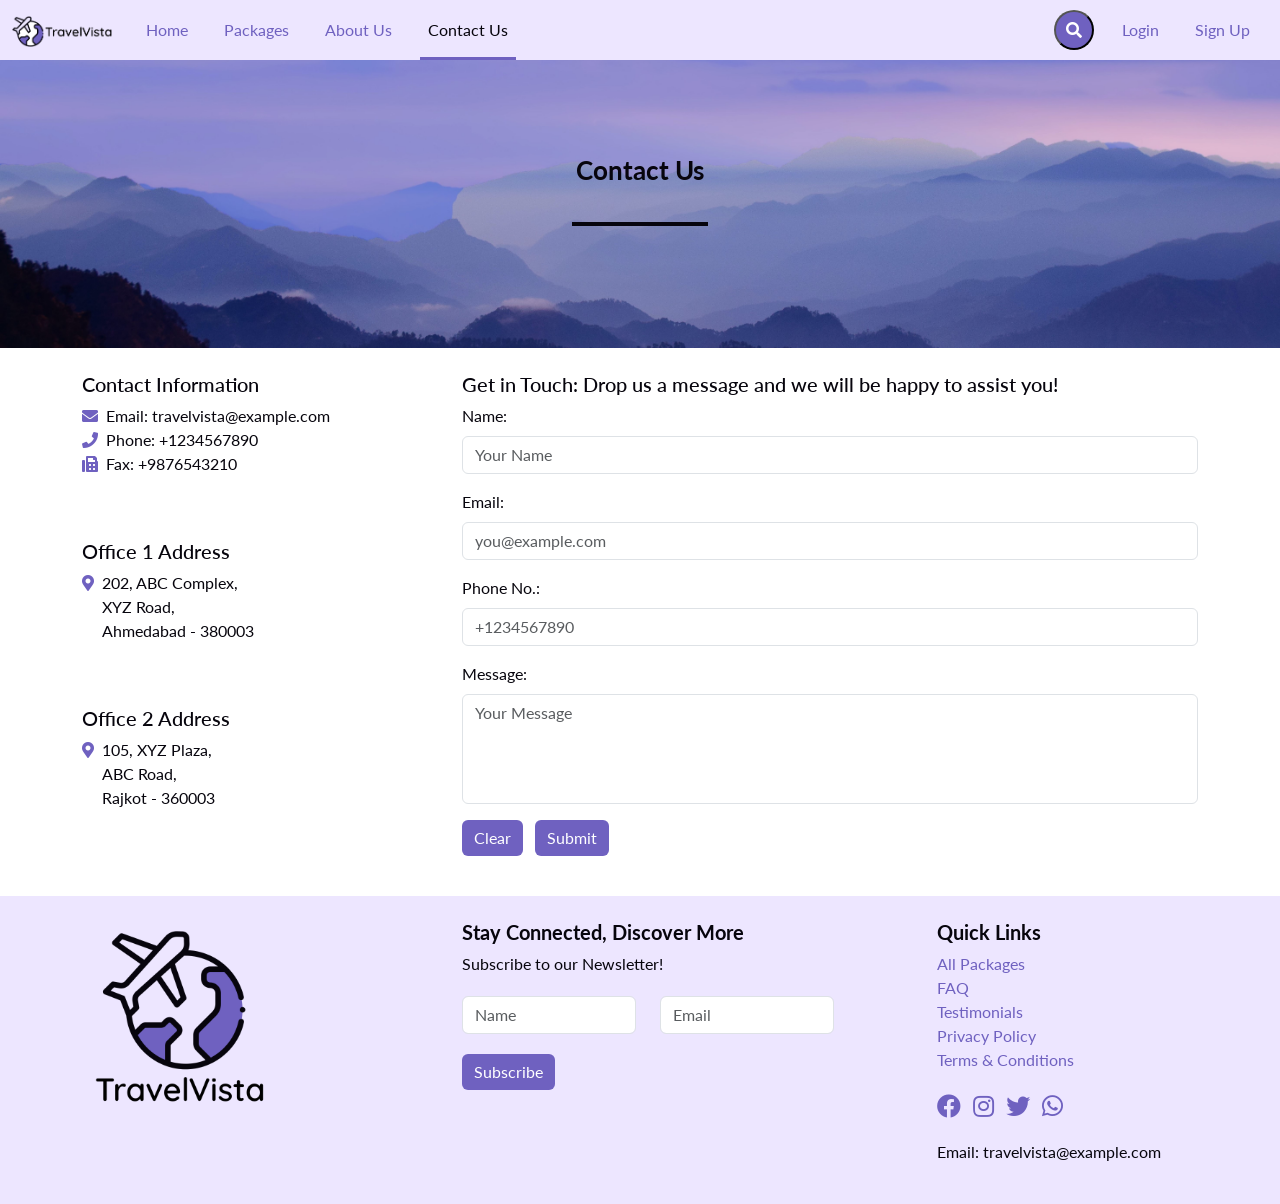
<file: contact_us.html>
<!DOCTYPE html>
<html lang="en">
<head>
    <meta charset="UTF-8">
    <meta name="viewport" content="width=device-width, initial-scale=1.0">
    <link rel="stylesheet" href="https://cdn.jsdelivr.net/npm/bootstrap@5.3.1/dist/css/bootstrap.min.css">
    <link rel="stylesheet" href="https://cdnjs.cloudflare.com/ajax/libs/font-awesome/5.15.3/css/all.min.css">
    <link rel="stylesheet" href="https://fonts.googleapis.com/css?family=Lato">
    <link rel="stylesheet" href="styles.css">
    <title>Contact Us | TravelVista</title>
</head>
<body>
    <!-- Navbar -->
    <nav class="navbar navbar-expand-lg">
        <div class="container-fluid">
            <a class="navbar-brand" href="index.html">
                <img src="images/logo_with_text.png" class="d-inline-block align-text-top logo">
            </a>
            <button class="navbar-toggler" type="button" data-bs-toggle="collapse" data-bs-target="#navbarTogglerDemo02" aria-controls="navbarTogglerDemo02" aria-expanded="false" aria-label="Toggle navigation">
                <span class="navbar-toggler-icon"></span>
            </button>
            <div class="collapse navbar-collapse" id="navbarTogglerDemo02">
                <ul class="navbar-nav me-auto mb-2 mb-lg-0">
                    <li class="nav-item">
                        <a class="nav-link" aria-current="page" href="index.html">Home</a>
                    </li>
                    <li class="nav-item">
                        <a class="nav-link" href="explore_packages.html">Packages</a>
                    </li>
                    <li class="nav-item">
                        <a class="nav-link" href="about_us.html">About Us</a>
                    </li>
                    <li class="nav-item active-item">
                        <a class="nav-link active" href="contact_us.html">Contact Us</a>
                    </li>
                </ul>
                <form action="" class="search">
                    <div class="search-box">
                        <input class="search-input" type="text" name="" placeholder="Search">
                        <button class="search-button" href="#">
                            <i class="fa fa-search"></i>
                        </button>
                    </div>
                </form>
                <ul class="navbar-nav mb-2 mb-lg-0">
                    <li class="nav-item">
                        <a class="nav-link" href="login.html">Login</a>
                    </li>
                    <li class="nav-item">
                        <a class="nav-link" href="signup.html">Sign Up</a>
                    </li>
                </ul>
            </div>
        </div>
    </nav>

    <!-- Main Content -->
    <div class="container-fluid heading-background d-flex flex-column align-items-center justify-content-center py-4">
        <h1 class="heading">Contact Us</h1>
        <div class="cover-rule"></div>
    </div>
    <div class="container mt-4">
        <div class="row mt-4">
            <!-- Left Column: Contact Information and Address -->
            <div class="col-md-4 d-flex flex-column">
                <div class="mb-4 flex-grow-1 contact-us-card">
                    <h2 class="subheading">Contact Information</h2>
                    <div class="d-flex align-items-center">
                        <i class="fa fa-envelope me-2 icon"></i>
                        <span>Email: travelvista@example.com</span>
                    </div>
                    <div class="d-flex align-items-center">
                        <i class="fa fa-phone me-2 icon"></i>
                        <span>Phone: +1234567890</span>
                    </div>
                    <div class="d-flex align-items-center">
                        <i class="fa fa-fax me-2 icon"></i>
                        <span>Fax: +9876543210</span>
                    </div>
                </div>
                <div class="mb-4 flex-grow-1 contact-us-card">
                    <h2 class="subheading">Office 1 Address</h2>
                    <div>
                        <i class="fa fa-map-marker-alt me-2 icon"></i><span>202, ABC Complex,</span>
                    </div>
                    <div>
                        <i class="fa fa-map-marker-alt me-2 hidden icon"></i><span>XYZ Road,</span>
                    </div>
                    <div>
                        <i class="fa fa-map-marker-alt me-2 hidden icon"></i><span>Ahmedabad - 380003</span>
                    </div>
                </div>
                <div class="mb-4 flex-grow-1 contact-us-card">
                    <h5>Office 2 Address</h5>
                    <div>
                        <i class="fa fa-map-marker-alt me-2 icon"></i><span>105, XYZ Plaza,</span>
                    </div>
                    <div>
                        <i class="fa fa-map-marker-alt me-2 hidden icon"></i><span>ABC Road,</span>
                    </div>
                    <div>
                        <i class="fa fa-map-marker-alt me-2 hidden icon"></i><span>Rajkot - 360003</span>
                    </div>
                </div>
            </div>
    
            <!-- Right Column: Contact Form -->
            <div class="col-md-8">
                <h2 class="subheading">Get in Touch: Drop us a message and we will be happy to assist you!</h2>
                <form method="post" id="contactForm" onsubmit="return validateForm()">
                    <div class="mb-3">
                        <label for="name" class="form-label">Name:</label>
                        <input type="text" class="form-control" id="name" placeholder="Your Name">
                        <div class="error-message text-danger small" id="name-error"></div>
                    </div>
                    <div class="mb-3">
                        <label for="email" class="form-label">Email:</label>
                        <input type="text" class="form-control" id="email" placeholder="you@example.com">
                        <div class="error-message text-danger small" id="email-error"></div>
                    </div>
                    <div class="mb-3">
                        <label for="phone" class="form-label">Phone No.:</label>
                        <input type="tel" class="form-control" id="phone" placeholder="+1234567890">
                        <div class="error-message text-danger small" id="phone-error"></div>
                    </div>
                    <div class="mb-3">
                        <label for="message" class="form-label">Message:</label>
                        <textarea class="form-control" id="message" rows="4" placeholder="Your Message"></textarea>
                        <div class="error-message text-danger small" id="message-error"></div>
                    </div>
                    <div class="mb-3">
                        <button type="button" class="btn btn-purple me-2" id="clearButton" onclick="clearForm()">Clear</button>
                        <button type="submit" class="btn btn-purple">Submit</button>
                    </div>
                </form>
            </div>
        </div>
    </div>    

    <!-- Footer -->
    <footer class="footer bg-light py-4 mt-4">
        <div class="container">
            <div class="row">
                <!-- First Column: Logo -->
                <div class="col-md-4 mb-4">
                    <img src="images/logo_text_bottom.png" alt="Logo" class="footer-logo img-fluid mx-2 my-2">
                </div>
        
                <!-- Second Column: Newsletter Form -->
                <div class="col-md-5">
                    <h5 class="footer-heading">Stay Connected, Discover More</h5>
                    <p class="footer-text">Subscribe to our Newsletter!</p>
                    <form class="newsletter-form" method="post" id="footerForm" onsubmit="return validateNewsletterForm()">
                        <div class="mb-3">
                            <div class="row">
                                <div class="col-md-5">
                                    <input type="text" class="form-control my-1" id="newsletterName" placeholder="Name">
                                    <div class="error-message text-danger small" id="newsletterNameError"></div>
                                </div>
                                <div class="col-md-5">
                                    <input type="text" class="form-control my-1" id="newsletterEmail" placeholder="Email">
                                    <div class="error-message text-danger small" id="newsletterEmailError"></div>
                                </div>
                            </div>
                        </div>
                        <button type="submit" class="btn btn-purple mb-4">Subscribe</button>
                    </form>
                </div>
        
                <!-- Third Column: Links -->
                <div class="col-md-3">
                <h5 class="footer-heading">Quick Links</h5>
                <ul class="list-unstyled footer-links">
                    <li><a href="all_packages.html" class="text-decoration-none footer-link">All Packages</a></li>
                    <li><a href="faq.html" class="text-decoration-none footer-link">FAQ</a></li>
                    <li><a href="testimonials.html" class="text-decoration-none footer-link">Testimonials</a></li>
                    <li><a href="privacy_policy.html" class="text-decoration-none footer-link">Privacy Policy</a></li>
                    <li><a href="tnc.html" class="text-decoration-none footer-link">Terms & Conditions</a></li>
                </ul>
                <div class="footer-social">
                    <a href="#" class="social-icon"><i class="fab fa-facebook me-2"></i></a>
                    <a href="#" class="social-icon"><i class="fab fa-instagram me-2"></i></a>
                    <a href="#" class="social-icon"><i class="fab fa-twitter me-2"></i></a>
                    <a href="#" class="social-icon"><i class="fab fa-whatsapp me-2"></i></a>
                </div>
                <p class="footer-email mt-3">Email: travelvista@example.com</p>
                </div>
            </div>
        </div>
    </footer>      

    <!-- Script -->
    <script src="https://cdn.jsdelivr.net/npm/@popperjs/core@2.11.8/dist/umd/popper.min.js" integrity="sha384-I7E8VVD/ismYTF4hNIPjVp/Zjvgyol6VFvRkX/vR+Vc4jQkC+hVqc2pM8ODewa9r" crossorigin="anonymous"></script>
    <script src="https://cdn.jsdelivr.net/npm/bootstrap@5.3.1/dist/js/bootstrap.min.js" integrity="sha384-Rx+T1VzGupg4BHQYs2gCW9It+akI2MM/mndMCy36UVfodzcJcF0GGLxZIzObiEfa" crossorigin="anonymous"></script>
    <script src="https://ajax.googleapis.com/ajax/libs/jquery/3.6.4/jquery.min.js"></script>
    <script>
        function validateForm() {
            const nameInput = document.getElementById('name');
            const emailInput = document.getElementById('email');
            const phoneInput = document.getElementById('phone');
            const messageInput = document.getElementById('message');
    
            const nameError = document.getElementById('name-error');
            const emailError = document.getElementById('email-error');
            const phoneError = document.getElementById('phone-error');
            const messageError = document.getElementById('message-error');
    
            // Get form elements
            const name = nameInput.value;
            const email = emailInput.value;
            const phone = phoneInput.value;
            const message = messageInput.value;
    
            // Initialize an array to store validation messages
            const validationMessages = [];
    
            // Clear previous error messages
            nameError.innerHTML = ''; 
            emailError.innerHTML = ''; 
            phoneError.innerHTML = ''; 
            messageError.innerHTML = ''; 
    
            if (name.trim() === '') {
                validationMessages.push('Please enter your name.');
                nameError.innerHTML = 'Please enter your name.';
            }
    
            if (email.trim() === '') {
                validationMessages.push('Please enter your email.');
                emailError.innerHTML = 'Please enter your email.';
            } else if (!isValidEmail(email)) {
                validationMessages.push('Please enter a valid email.');
                emailError.innerHTML = 'Please enter a valid email.';
            }
    
            if (phone.trim() === '') {
                validationMessages.push('Please enter your phone number.');
                phoneError.innerHTML = 'Please enter your phone number.';
            }
    
            if (message.trim() === '') {
                validationMessages.push('Please enter your message.');
                messageError.innerHTML = 'Please enter your message.';
            }
    
            // If there are validation errors, prevent the form from submitting
            if (validationMessages.length > 0) {
                return false;
            }
    
            return true; // Form is valid, allow submission
        }
    
        // Function to validate email address
        function isValidEmail(email) {
            const emailPattern = /^[a-zA-Z0-9._-]+@[a-zA-Z0-9.-]+\.[a-zA-Z]{2,4}$/;
            return emailPattern.test(email);
        }

        function clearForm() {
            // Get references to the form elements
            var nameInput = document.getElementById("name");
            var emailInput = document.getElementById("email");
            var phoneInput = document.getElementById("phone");
            var messageTextarea = document.getElementById("message");

            // Clear the input values
            nameInput.value = "";
            emailInput.value = "";
            phoneInput.value = "";
            messageTextarea.value = "";

            // Clear any existing error messages
            document.getElementById("name-error").textContent = "";
            document.getElementById("email-error").textContent = "";
            document.getElementById("phone-error").textContent = "";
            document.getElementById("message-error").textContent = "";
        }

        function validateNewsletterForm() {
            const newsletterNameInput = document.getElementById('newsletterName');
            const newsletterEmailInput = document.getElementById('newsletterEmail');
            const newsletterNameError = document.getElementById('newsletterNameError');
            const newsletterEmailError = document.getElementById('newsletterEmailError');
    
            // Get form elements
            const newsletterName = newsletterNameInput.value;
            const newsletterEmail = newsletterEmailInput.value;
    
            // Initialize an array to store validation messages
            const validationMessages = [];
    
            // Clear previous error messages
            newsletterNameError.innerHTML = ''; 
            newsletterEmailError.innerHTML = ''; 
    
            if (newsletterName.trim() === '') {
                validationMessages.push('Please enter your name.');
                newsletterNameError.innerHTML = 'Please enter your name.';
            }
    
            if (newsletterEmail.trim() === '') {
                validationMessages.push('Please enter your email.');
                newsletterEmailError.innerHTML = 'Please enter your email.';
            } else if (!isValidEmail(newsletterEmail)) {
                validationMessages.push('Please enter a valid email.');
                newsletterEmailError.innerHTML = 'Please enter a valid email.';
            }
    
            // If there are validation errors, prevent the form from submitting
            if (validationMessages.length > 0) {
                return false;
            }
    
            return true; // Form is valid, allow submission
        }
    
        // Function to validate email address
        function isValidEmail(email) {
            const emailPattern = /^[a-zA-Z0-9._-]+@[a-zA-Z0-9.-]+\.[a-zA-Z]{2,4}$/;
            return emailPattern.test(email);
        }
    </script>        
</body>
</html>
</file>
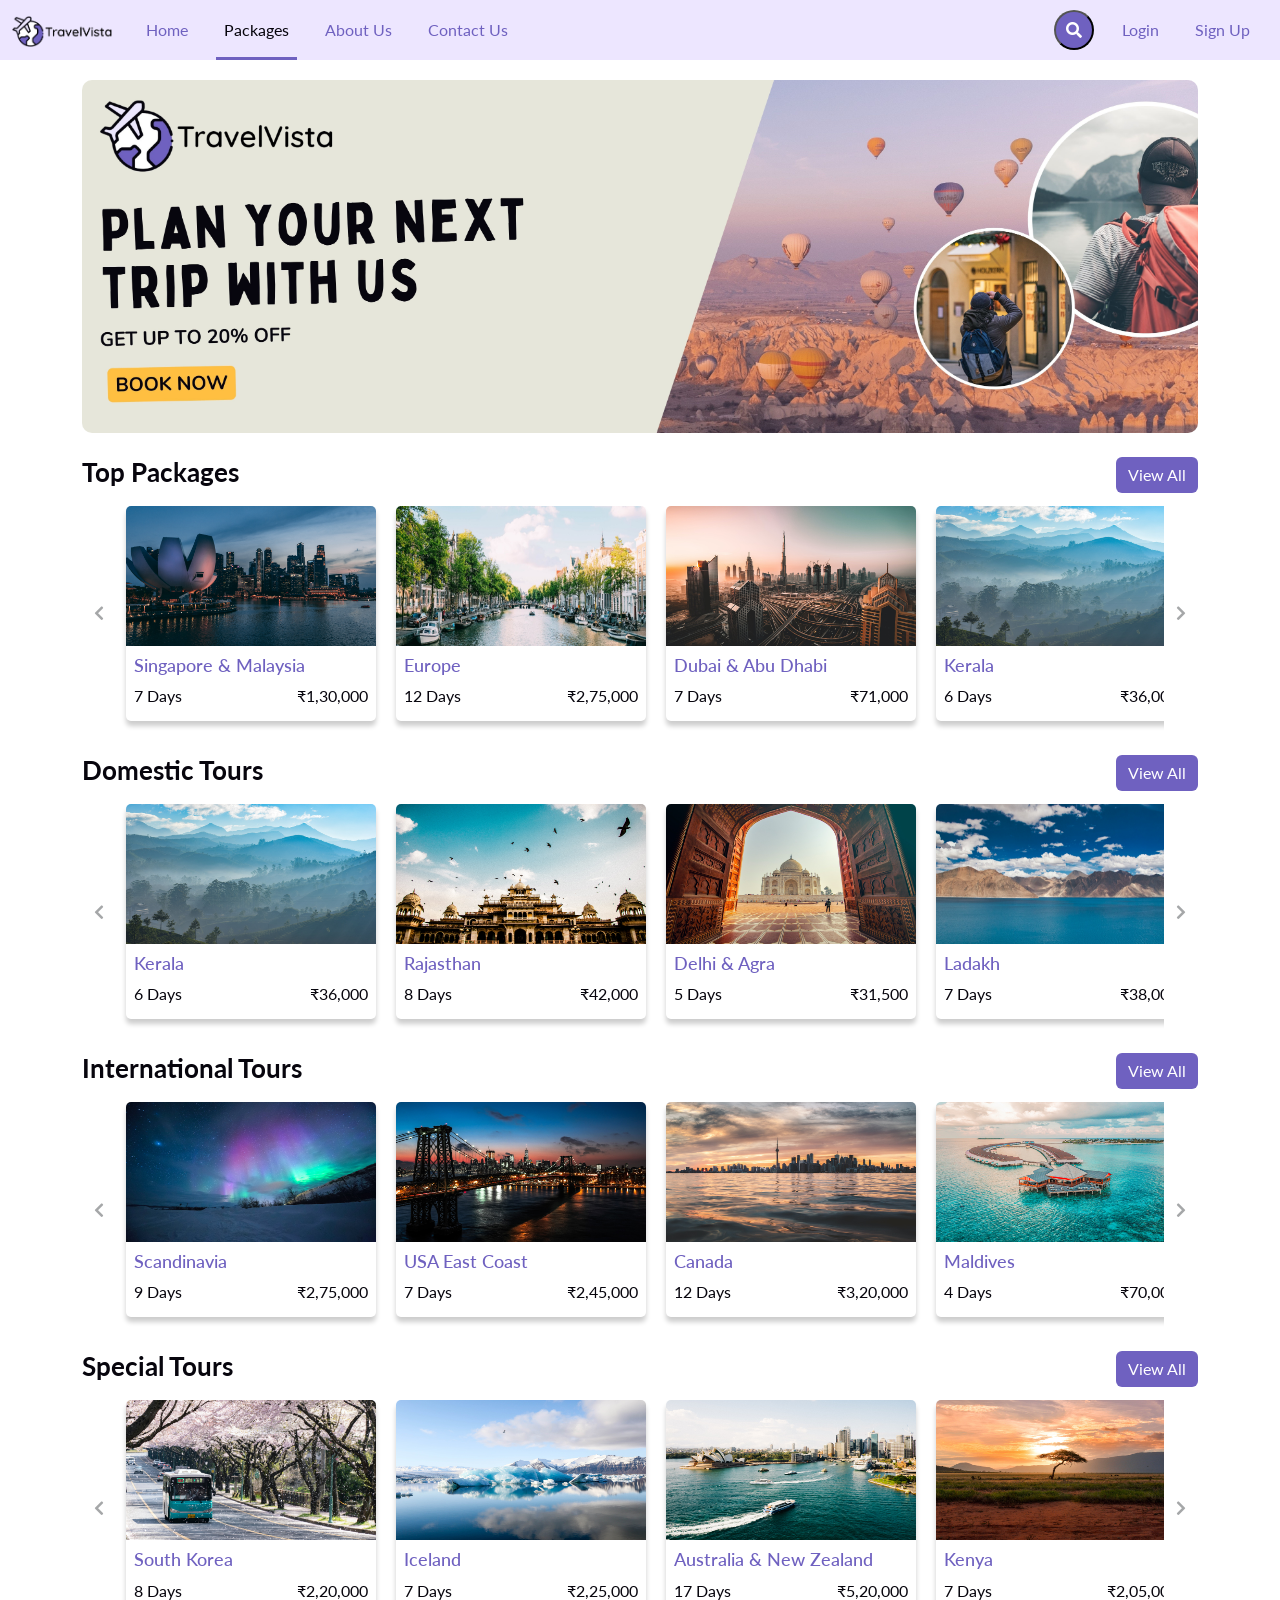
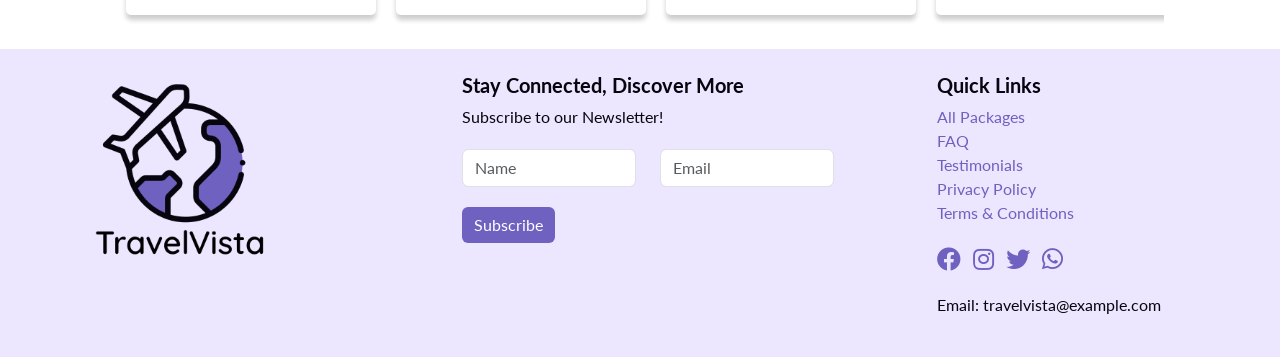
<file: explore_packages.html>
<!DOCTYPE html>
<html lang="en">
<head>
    <meta charset="UTF-8">
    <meta name="viewport" content="width=device-width, initial-scale=1.0">
    <link rel="stylesheet" href="https://cdn.jsdelivr.net/npm/bootstrap@5.3.1/dist/css/bootstrap.min.css">
    <link rel="stylesheet" href="https://cdnjs.cloudflare.com/ajax/libs/font-awesome/5.15.3/css/all.min.css">
    <link rel="stylesheet" href="https://fonts.googleapis.com/css?family=Lato">
    <link rel="stylesheet" href="styles.css">
    <title>Explore Packages | TravelVista</title>
</head>
<body>
    <!-- Navbar -->
    <nav class="navbar navbar-expand-lg">
        <div class="container-fluid">
            <a class="navbar-brand" href="index.html">
                <img src="images/logo_with_text.png" class="d-inline-block align-text-top logo">
            </a>
            <button class="navbar-toggler" type="button" data-bs-toggle="collapse" data-bs-target="#navbarTogglerDemo02" aria-controls="navbarTogglerDemo02" aria-expanded="false" aria-label="Toggle navigation">
                <span class="navbar-toggler-icon"></span>
            </button>
            <div class="collapse navbar-collapse" id="navbarTogglerDemo02">
                <ul class="navbar-nav me-auto mb-2 mb-lg-0">
                    <li class="nav-item">
                        <a class="nav-link" aria-current="page" href="index.html">Home</a>
                    </li>
                    <li class="nav-item active-item">
                        <a class="nav-link active" href="explore_packages.html">Packages</a>
                    </li>
                    <li class="nav-item">
                        <a class="nav-link" href="about_us.html">About Us</a>
                    </li>
                    <li class="nav-item">
                        <a class="nav-link" href="contact_us.html">Contact Us</a>
                    </li>
                </ul>
                <form action="" class="search">
                    <div class="search-box">
                        <input class="search-input" type="text" name="" placeholder="Search">
                        <button class="search-button" href="#">
                            <i class="fa fa-search"></i>
                        </button>
                    </div>
                </form>
                <ul class="navbar-nav mb-2 mb-lg-0">
                    <li class="nav-item">
                        <a class="nav-link" href="login.html">Login</a>
                    </li>
                    <li class="nav-item">
                        <a class="nav-link" href="signup.html">Sign Up</a>
                    </li>
                </ul>
            </div>
        </div>
    </nav>

    <!-- Banner -->
    <div class="container">
        <img src="images/banner.jpg" alt="banner" class="banner">
    </div>

    <!-- Top Packages -->
    <div class="container">
        <div class="exp-heading-container mt-4">
            <h2 class="heading">Top Packages</h2>
            <a class="btn btn-purple" href="all_packages.html" role="button">View All</a>
        </div>
        <div class="exp-cards-whole">
            <button class="btn btn-pre"><i class="fa fa-chevron-left"></i></button>
            <div class="exp-cards-except-btns">
                <div class="exp-card first-exp-card">
                    <a class="exp-card-link" href="package_details.html">
                        <div class="exp-card-image-container">
                            <img src="images/singapore.jpg">
                        </div>
                        <div class="exp-card-text-container">
                            <div class="exp-card-text-heading">
                                <h3 class="smaller-subheading">Singapore & Malaysia</h3>
                            </div>
                            <div class="exp-card-text-details">
                                <p>7 Days</p>
                                <p>&#8377;1,30,000</p>
                            </div>
                        </div>
                    </a>
                </div>
                <div class="exp-card">
                    <a class="exp-card-link" href="package_details.html">
                        <div class="exp-card-image-container">
                            <img src="images/amsterdam.jpg">
                        </div>
                        <div class="exp-card-text-container">
                            <div class="exp-card-text-heading">
                                <h3 class="smaller-subheading">Europe</h3>
                            </div>
                            <div class="exp-card-text-details">
                                <p>12 Days</p>
                                <p>&#8377;2,75,000</p>
                            </div>
                        </div>
                    </a>
                </div>
                <div class="exp-card">
                    <a class="exp-card-link" href="package_details.html">
                        <div class="exp-card-image-container">
                            <img src="images/dubai.jpg">
                        </div>
                        <div class="exp-card-text-container">
                            <div class="exp-card-text-heading">
                                <h3 class="smaller-subheading">Dubai & Abu Dhabi</h3>
                            </div>
                            <div class="exp-card-text-details">
                                <p>7 Days</p>
                                <p>&#8377;71,000</p>
                            </div>
                        </div>
                    </a>
                </div>
                <div class="exp-card">
                    <a class="exp-card-link" href="package_details.html">
                        <div class="exp-card-image-container">
                            <img src="images/kerala.jpg">
                        </div>
                        <div class="exp-card-text-container">
                            <div class="exp-card-text-heading">
                                <h3 class="smaller-subheading">Kerala</h3>
                            </div>
                            <div class="exp-card-text-details">
                                <p>6 Days</p>
                                <p>&#8377;36,000</p>
                            </div>
                        </div>
                    </a>
                </div>
                <div class="exp-card last-exp-card">
                    <a class="exp-card-link" href="package_details.html">
                        <div class="exp-card-image-container">
                            <img src="images/kyoto.jpg">
                        </div>
                        <div class="exp-card-text-container">
                            <div class="exp-card-text-heading">
                                <h3 class="smaller-subheading">Japan</h3>
                            </div>
                            <div class="exp-card-text-details">
                                <p>7 Days</p>
                                <p>&#8377;2,20,000</p>
                            </div>
                        </div>
                    </a>
                </div>
                <div class="exp-card">
                    <a class="exp-card-link" href="package_details.html">
                        <div class="exp-card-image-container">
                            <img src="images/ladakh.jpg">
                        </div>
                        <div class="exp-card-text-container">
                            <div class="exp-card-text-heading">
                                <h3 class="smaller-subheading">Ladakh</h3>
                            </div>
                            <div class="exp-card-text-details">
                                <p>7 Days</p>
                                <p>&#8377;38,000</p>
                            </div>
                        </div>
                    </a>
                </div>
            </div>
            <button class="btn btn-nxt"><i class="fa fa-chevron-right"></i></button>
        </div>
    </div>

    <!-- Domestic Tours -->
    <div class="container">
        <div class="exp-heading-container mt-4">
            <h2 class="heading">Domestic Tours</h2>
            <a class="btn btn-purple" href="all_packages.html" role="button">View All</a>
        </div>
        <div class="exp-cards-whole">
            <button class="btn btn-pre"><i class="fa fa-chevron-left"></i></button>
            <div class="exp-cards-except-btns">
                <div class="exp-card first-exp-card">
                    <a class="exp-card-link" href="package_details.html">
                        <div class="exp-card-image-container">
                            <img src="images/kerala.jpg">
                        </div>
                        <div class="exp-card-text-container">
                            <div class="exp-card-text-heading">
                                <h3 class="smaller-subheading">Kerala</h3>
                            </div>
                            <div class="exp-card-text-details">
                                <p>6 Days</p>
                                <p>&#8377;36,000</p>
                            </div>
                        </div>
                    </a>
                </div>
                <div class="exp-card">
                    <a class="exp-card-link" href="package_details.html">
                        <div class="exp-card-image-container">
                            <img src="images/rajasthan.jpg">
                        </div>
                        <div class="exp-card-text-container">
                            <div class="exp-card-text-heading">
                                <h3 class="smaller-subheading">Rajasthan</h3>
                            </div>
                            <div class="exp-card-text-details">
                                <p>8 Days</p>
                                <p>&#8377;42,000</p>
                            </div>
                        </div>
                    </a>
                </div>
                <div class="exp-card">
                    <a class="exp-card-link" href="package_details.html">
                        <div class="exp-card-image-container">
                            <img src="images/agra.jpg">
                        </div>
                        <div class="exp-card-text-container">
                            <div class="exp-card-text-heading">
                                <h3 class="smaller-subheading">Delhi & Agra</h3>
                            </div>
                            <div class="exp-card-text-details">
                                <p>5 Days</p>
                                <p>&#8377;31,500</p>
                            </div>
                        </div>
                    </a>
                </div>
                <div class="exp-card">
                    <a class="exp-card-link" href="package_details.html">
                        <div class="exp-card-image-container">
                            <img src="images/ladakh.jpg">
                        </div>
                        <div class="exp-card-text-container">
                            <div class="exp-card-text-heading">
                                <h3 class="smaller-subheading">Ladakh</h3>
                            </div>
                            <div class="exp-card-text-details">
                                <p>7 Days</p>
                                <p>&#8377;38,000</p>
                            </div>
                        </div>
                    </a>
                </div>
                <div class="exp-card">
                    <a class="exp-card-link" href="package_details.html">
                        <div class="exp-card-image-container">
                            <img src="images/goa.jpg">
                        </div>
                        <div class="exp-card-text-container">
                            <div class="exp-card-text-heading">
                                <h3 class="smaller-subheading">Goa</h3>
                            </div>
                            <div class="exp-card-text-details">
                                <p>5 Days</p>
                                <p>&#8377;30,000</p>
                            </div>
                        </div>
                    </a>
                </div>
                <div class="exp-card last-exp-card">
                    <a class="exp-card-link" href="package_details.html">
                        <div class="exp-card-image-container">
                            <img src="images/mysore.jpg">
                        </div>
                        <div class="exp-card-text-container">
                            <div class="exp-card-text-heading">
                                <h3 class="smaller-subheading">Karnataka</h3>
                            </div>
                            <div class="exp-card-text-details">
                                <p>5 Days</p>
                                <p>&#8377;33,000</p>
                            </div>
                        </div>
                    </a>
                </div>
            </div>
            <button class="btn btn-nxt"><i class="fa fa-chevron-right"></i></button>
        </div>
    </div>

    <!-- International Tours -->
    <div class="container">
        <div class="exp-heading-container mt-4">
            <h2 class="heading">International Tours</h2>
            <a class="btn btn-purple" href="all_packages.html" role="button">View All</a>
        </div>
        <div class="exp-cards-whole">
            <button class="btn btn-pre"><i class="fa fa-chevron-left"></i></button>
            <div class="exp-cards-except-btns">
                <div class="exp-card first-exp-card">
                    <a class="exp-card-link" href="package_details.html">
                        <div class="exp-card-image-container">
                            <img src="images/norway.jpg">
                        </div>
                        <div class="exp-card-text-container">
                            <div class="exp-card-text-heading">
                                <h3 class="smaller-subheading">Scandinavia</h3>
                            </div>
                            <div class="exp-card-text-details">
                                <p>9 Days</p>
                                <p>&#8377;2,75,000</p>
                            </div>
                        </div>
                    </a>
                </div>
                <div class="exp-card">
                    <a class="exp-card-link" href="package_details.html">
                        <div class="exp-card-image-container">
                            <img src="images/new_york.jpg">
                        </div>
                        <div class="exp-card-text-container">
                            <div class="exp-card-text-heading">
                                <h3 class="smaller-subheading">USA East Coast</h3>
                            </div>
                            <div class="exp-card-text-details">
                                <p>7 Days</p>
                                <p>&#8377;2,45,000</p>
                            </div>
                        </div>
                    </a>
                </div>
                <div class="exp-card">
                    <a class="exp-card-link" href="package_details.html">
                        <div class="exp-card-image-container">
                            <img src="images/toronto.jpg">
                        </div>
                        <div class="exp-card-text-container">
                            <div class="exp-card-text-heading">
                                <h3 class="smaller-subheading">Canada</h3>
                            </div>
                            <div class="exp-card-text-details">
                                <p>12 Days</p>
                                <p>&#8377;3,20,000</p>
                            </div>
                        </div>
                    </a>
                </div>
                <div class="exp-card">
                    <a class="exp-card-link" href="package_details.html">
                        <div class="exp-card-image-container">
                            <img src="images/maldives.jpg">
                        </div>
                        <div class="exp-card-text-container">
                            <div class="exp-card-text-heading">
                                <h3 class="smaller-subheading">Maldives</h3>
                            </div>
                            <div class="exp-card-text-details">
                                <p>4 Days</p>
                                <p>&#8377;70,000</p>
                            </div>
                        </div>
                    </a>
                </div>
                <div class="exp-card">
                    <a class="exp-card-link" href="package_details.html">
                        <div class="exp-card-image-container">
                            <img src="images/bhutan.jpg">
                        </div>
                        <div class="exp-card-text-container">
                            <div class="exp-card-text-heading">
                                <h3 class="smaller-subheading">Bhutan</h3>
                            </div>
                            <div class="exp-card-text-details">
                                <p>9 Days</p>
                                <p>&#8377;85,000</p>
                            </div>
                        </div>
                    </a>
                </div>
                <div class="exp-card last-exp-card">
                    <a class="exp-card-link" href="package_details.html">
                        <div class="exp-card-image-container">
                            <img src="images/amsterdam.jpg">
                        </div>
                        <div class="exp-card-text-container">
                            <div class="exp-card-text-heading">
                                <h3 class="smaller-subheading">Europe</h3>
                            </div>
                            <div class="exp-card-text-details">
                                <p>12 Days</p>
                                <p>&#8377;2,75,000</p>
                            </div>
                        </div>
                    </a>
                </div>
            </div>
            <button class="btn btn-nxt"><i class="fa fa-chevron-right"></i></button>
        </div>
    </div>

    <!-- Special Tours -->
    <div class="container">
        <div class="exp-heading-container mt-4">
            <h2 class="heading">Special Tours</h2>
            <a class="btn btn-purple" href="all_packages.html" role="button">View All</a>
        </div>
        <div class="exp-cards-whole">
            <button class="btn btn-pre"><i class="fa fa-chevron-left"></i></button>
            <div class="exp-cards-except-btns">
                <div class="exp-card first-exp-card">
                    <a class="exp-card-link" href="package_details.html">
                        <div class="exp-card-image-container">
                            <img src="images/south_korea.jpg">
                        </div>
                        <div class="exp-card-text-container">
                            <div class="exp-card-text-heading">
                                <h3 class="smaller-subheading">South Korea</h3>
                            </div>
                            <div class="exp-card-text-details">
                                <p>8 Days</p>
                                <p>&#8377;2,20,000</p>
                            </div>
                        </div>
                    </a>
                </div>
                <div class="exp-card">
                    <a class="exp-card-link" href="package_details.html">
                        <div class="exp-card-image-container">
                            <img src="images/iceland.jpg">
                        </div>
                        <div class="exp-card-text-container">
                            <div class="exp-card-text-heading">
                                <h3 class="smaller-subheading">Iceland</h3>
                            </div>
                            <div class="exp-card-text-details">
                                <p>7 Days</p>
                                <p>&#8377;2,25,000</p>
                            </div>
                        </div>
                    </a>
                </div>
                <div class="exp-card">
                    <a class="exp-card-link" href="package_details.html">
                        <div class="exp-card-image-container">
                            <img src="images/sydney.jpg">
                        </div>
                        <div class="exp-card-text-container">
                            <div class="exp-card-text-heading">
                                <h3 class="smaller-subheading">Australia & New Zealand</h3>
                            </div>
                            <div class="exp-card-text-details">
                                <p>17 Days</p>
                                <p>&#8377;5,20,000</p>
                            </div>
                        </div>
                    </a>
                </div>
                <div class="exp-card last-exp-card">
                    <a class="exp-card-link" href="package_details.html">
                        <div class="exp-card-image-container">
                            <img src="images/kenya.jpg">
                        </div>
                        <div class="exp-card-text-container">
                            <div class="exp-card-text-heading">
                                <h3 class="smaller-subheading">Kenya</h3>
                            </div>
                            <div class="exp-card-text-details">
                                <p>7 Days</p>
                                <p>&#8377;2,05,000</p>
                            </div>
                        </div>
                    </a>
                </div>
                <div class="exp-card">
                    <a class="exp-card-link" href="package_details.html">
                        <div class="exp-card-image-container">
                            <img src="images/assam.jpg">
                        </div>
                        <div class="exp-card-text-container">
                            <div class="exp-card-text-heading">
                                <h3 class="smaller-subheading">North-East India</h3>
                            </div>
                            <div class="exp-card-text-details">
                                <p>21 Days</p>
                                <p>&#8377;1,50,000</p>
                            </div>
                        </div>
                    </a>
                </div>
                <div class="exp-card">
                    <a class="exp-card-link" href="package_details.html">
                        <div class="exp-card-image-container">
                            <img src="images/rio_de_janeiro.jpg">
                        </div>
                        <div class="exp-card-text-container">
                            <div class="exp-card-text-heading">
                                <h3 class="smaller-subheading">Brazil & Argentina</h3>
                            </div>
                            <div class="exp-card-text-details">
                                <p>9 Days</p>
                                <p>&#8377;3,25,000</p>
                            </div>
                        </div>
                    </a>
                </div>
            </div>
            <button class="btn btn-nxt"><i class="fa fa-chevron-right"></i></button>
        </div>
    </div>

    <!-- Footer -->
    <footer class="footer bg-light py-4 mt-4">
        <div class="container">
            <div class="row">
                <!-- First Column: Logo -->
                <div class="col-md-4 mb-4">
                    <img src="images/logo_text_bottom.png" alt="Logo" class="footer-logo img-fluid mx-2 my-2">
                </div>
        
                <!-- Second Column: Newsletter Form -->
                <div class="col-md-5">
                    <h5 class="footer-heading">Stay Connected, Discover More</h5>
                    <p class="footer-text">Subscribe to our Newsletter!</p>
                    <form class="newsletter-form" method="post" id="footerForm" onsubmit="return validateNewsletterForm()">
                        <div class="mb-3">
                            <div class="row">
                                <div class="col-md-5">
                                    <input type="text" class="form-control my-1" id="newsletterName" placeholder="Name">
                                    <div class="error-message text-danger small" id="newsletterNameError"></div>
                                </div>
                                <div class="col-md-5">
                                    <input type="text" class="form-control my-1" id="newsletterEmail" placeholder="Email">
                                    <div class="error-message text-danger small" id="newsletterEmailError"></div>
                                </div>
                            </div>
                        </div>
                        <button type="submit" class="btn btn-purple mb-4">Subscribe</button>
                    </form>
                </div>
        
                <!-- Third Column: Links -->
                <div class="col-md-3">
                <h5 class="footer-heading">Quick Links</h5>
                <ul class="list-unstyled footer-links">
                    <li><a href="all_packages.html" class="text-decoration-none footer-link">All Packages</a></li>
                    <li><a href="faq.html" class="text-decoration-none footer-link">FAQ</a></li>
                    <li><a href="testimonials.html" class="text-decoration-none footer-link">Testimonials</a></li>
                    <li><a href="privacy_policy.html" class="text-decoration-none footer-link">Privacy Policy</a></li>
                    <li><a href="tnc.html" class="text-decoration-none footer-link">Terms & Conditions</a></li>
                </ul>
                <div class="footer-social">
                    <a href="#" class="social-icon"><i class="fab fa-facebook me-2"></i></a>
                    <a href="#" class="social-icon"><i class="fab fa-instagram me-2"></i></a>
                    <a href="#" class="social-icon"><i class="fab fa-twitter me-2"></i></a>
                    <a href="#" class="social-icon"><i class="fab fa-whatsapp me-2"></i></a>
                </div>
                <p class="footer-email mt-3">Email: travelvista@example.com</p>
                </div>
            </div>
        </div>
    </footer>      

    <!-- Script -->
    <script src="https://cdn.jsdelivr.net/npm/@popperjs/core@2.11.8/dist/umd/popper.min.js" integrity="sha384-I7E8VVD/ismYTF4hNIPjVp/Zjvgyol6VFvRkX/vR+Vc4jQkC+hVqc2pM8ODewa9r" crossorigin="anonymous"></script>
    <script src="https://cdn.jsdelivr.net/npm/bootstrap@5.3.1/dist/js/bootstrap.min.js" integrity="sha384-Rx+T1VzGupg4BHQYs2gCW9It+akI2MM/mndMCy36UVfodzcJcF0GGLxZIzObiEfa" crossorigin="anonymous"></script>
    <script src="https://ajax.googleapis.com/ajax/libs/jquery/3.6.4/jquery.min.js"></script>
    <script src="script.js"></script>
    <script>
        function validateNewsletterForm() {
            const newsletterNameInput = document.getElementById('newsletterName');
            const newsletterEmailInput = document.getElementById('newsletterEmail');
            const newsletterNameError = document.getElementById('newsletterNameError');
            const newsletterEmailError = document.getElementById('newsletterEmailError');
    
            // Get form elements
            const newsletterName = newsletterNameInput.value;
            const newsletterEmail = newsletterEmailInput.value;
    
            // Initialize an array to store validation messages
            const validationMessages = [];
    
            // Clear previous error messages
            newsletterNameError.innerHTML = ''; 
            newsletterEmailError.innerHTML = ''; 
    
            if (newsletterName.trim() === '') {
                validationMessages.push('Please enter your name.');
                newsletterNameError.innerHTML = 'Please enter your name.';
            }
    
            if (newsletterEmail.trim() === '') {
                validationMessages.push('Please enter your email.');
                newsletterEmailError.innerHTML = 'Please enter your email.';
            } else if (!isValidEmail(newsletterEmail)) {
                validationMessages.push('Please enter a valid email.');
                newsletterEmailError.innerHTML = 'Please enter a valid email.';
            }
    
            // If there are validation errors, prevent the form from submitting
            if (validationMessages.length > 0) {
                return false;
            }
    
            return true; // Form is valid, allow submission
        }
    
        // Function to validate email address
        function isValidEmail(email) {
            const emailPattern = /^[a-zA-Z0-9._-]+@[a-zA-Z0-9.-]+\.[a-zA-Z]{2,4}$/;
            return emailPattern.test(email);
        }
    </script>
</body>
</html>
</file>
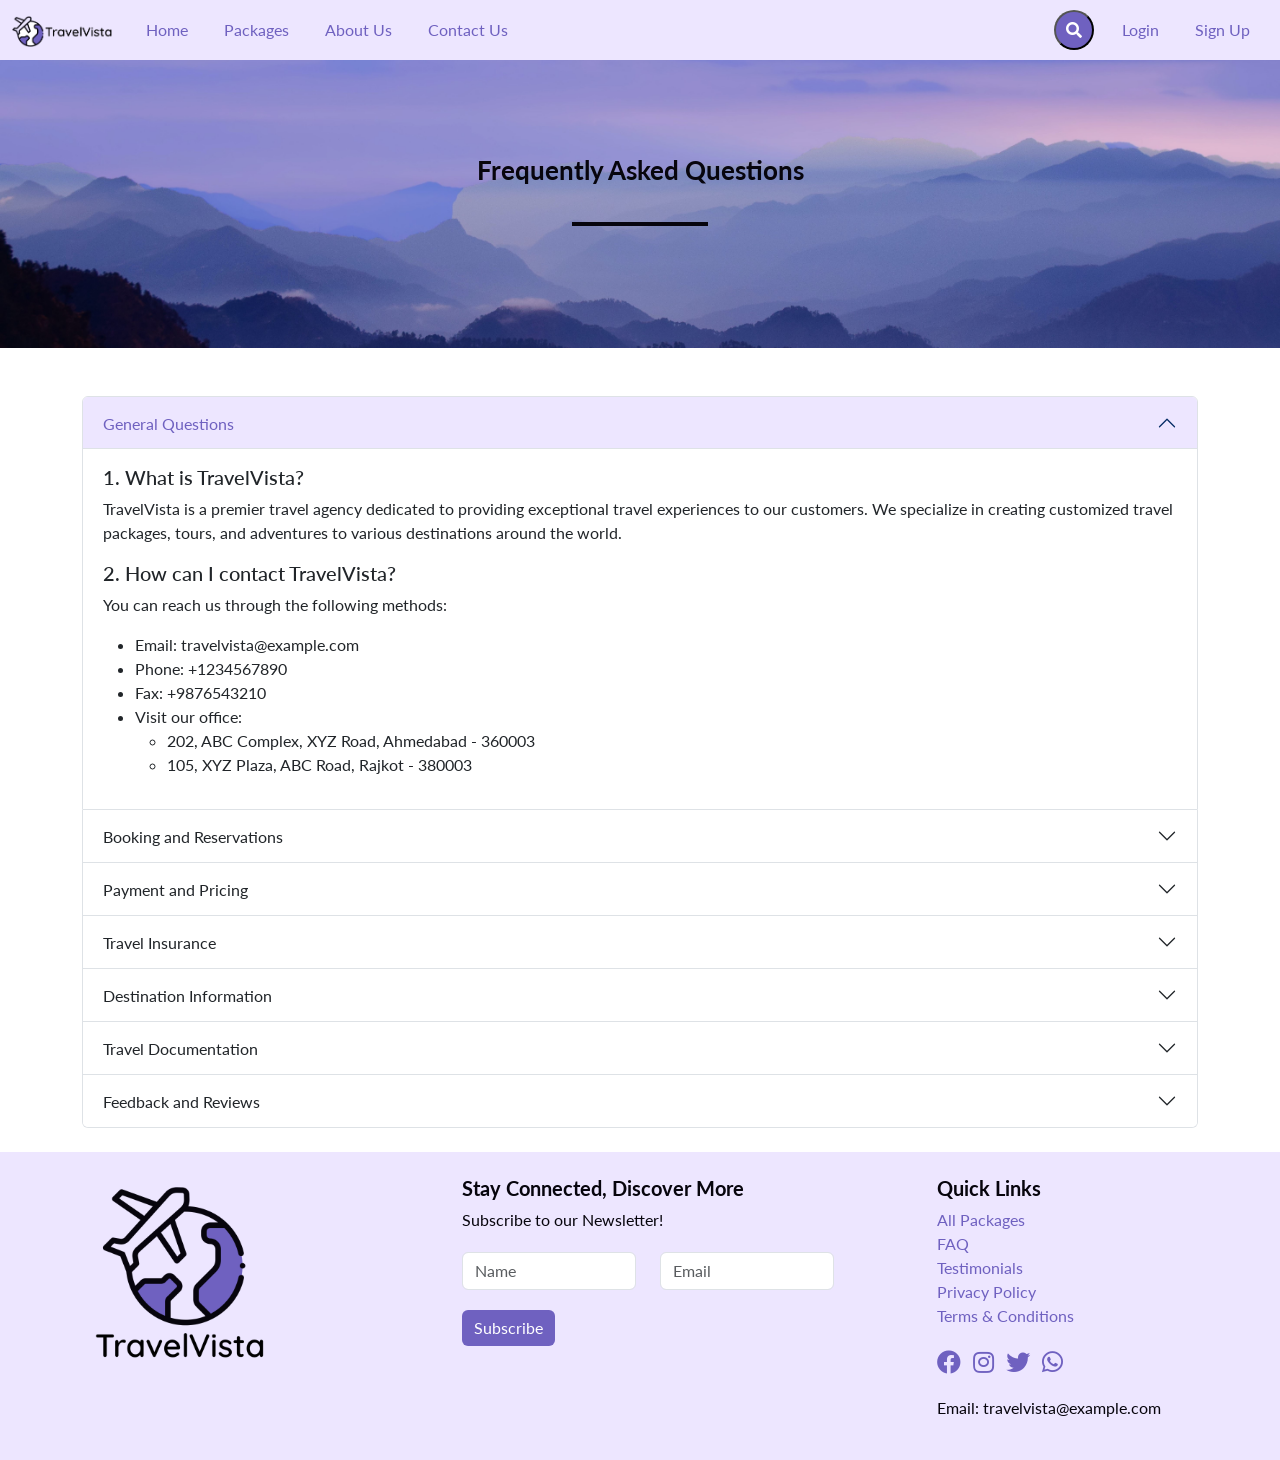
<file: faq.html>
<!DOCTYPE html>
<html lang="en">
<head>
    <meta charset="UTF-8">
    <meta name="viewport" content="width=device-width, initial-scale=1.0">
    <link rel="stylesheet" href="https://cdn.jsdelivr.net/npm/bootstrap@5.3.1/dist/css/bootstrap.min.css">
    <link rel="stylesheet" href="https://cdnjs.cloudflare.com/ajax/libs/font-awesome/5.15.3/css/all.min.css">
    <link rel="stylesheet" href="https://fonts.googleapis.com/css?family=Lato">
    <link rel="stylesheet" href="styles.css">
    <title>FAQ | TravelVista</title>
</head>
<body>
    <!-- Navbar -->
    <nav class="navbar navbar-expand-lg">
        <div class="container-fluid">
            <a class="navbar-brand" href="index.html">
                <img src="images/logo_with_text.png" class="d-inline-block align-text-top logo">
            </a>
            <button class="navbar-toggler" type="button" data-bs-toggle="collapse" data-bs-target="#navbarTogglerDemo02" aria-controls="navbarTogglerDemo02" aria-expanded="false" aria-label="Toggle navigation">
                <span class="navbar-toggler-icon"></span>
            </button>
            <div class="collapse navbar-collapse" id="navbarTogglerDemo02">
                <ul class="navbar-nav me-auto mb-2 mb-lg-0">
                    <li class="nav-item">
                        <a class="nav-link" aria-current="page" href="index.html">Home</a>
                    </li>
                    <li class="nav-item">
                        <a class="nav-link" href="explore_packages.html">Packages</a>
                    </li>
                    <li class="nav-item">
                        <a class="nav-link" href="about_us.html">About Us</a>
                    </li>
                    <li class="nav-item">
                        <a class="nav-link" href="contact_us.html">Contact Us</a>
                    </li>
                </ul>
                <form action="" class="search">
                    <div class="search-box">
                        <input class="search-input" type="text" name="" placeholder="Search">
                        <button class="search-button" href="#">
                            <i class="fa fa-search"></i>
                        </button>
                    </div>
                </form>
                <ul class="navbar-nav mb-2 mb-lg-0">
                    <li class="nav-item">
                        <a class="nav-link" href="login.html">Login</a>
                    </li>
                    <li class="nav-item">
                        <a class="nav-link" href="signup.html">Sign Up</a>
                    </li>
                </ul>
            </div>
        </div>
    </nav>

    <!-- FAQ Section -->
    <div class="container-fluid heading-background d-flex flex-column align-items-center justify-content-center py-4">
        <h1 class="heading">Frequently Asked Questions</h1>
        <div class="cover-rule"></div>
    </div>
    <div class="container mt-5">
        <!-- FAQ Accordion -->
        <div class="accordion" id="faqAccordion">
            <!-- General Questions -->
            <div class="accordion-item">
                <h2 class="accordion-header" id="generalQuestions">
                    <button class="accordion-button" type="button" data-bs-toggle="collapse" data-bs-target="#generalAnswers" aria-expanded="true" aria-controls="generalAnswers">
                        General Questions
                    </button>
                </h2>
                <div id="generalAnswers" class="accordion-collapse collapse show" aria-labelledby="generalQuestions" data-bs-parent="#faqAccordion">
                    <div class="accordion-body">
                        <!-- Question 1 -->
                        <h5>1. What is TravelVista?</h5>
                        <p>TravelVista is a premier travel agency dedicated to providing exceptional travel experiences to our customers. We specialize in creating customized travel packages, tours, and adventures to various destinations around the world.</p>
                        
                        <!-- Question 2 -->
                        <h5>2. How can I contact TravelVista?</h5>
                        <p>You can reach us through the following methods:</p>
                        <ul>
                            <li>Email: travelvista@example.com</li>
                            <li>Phone: +1234567890</li>
                            <li>Fax: +9876543210</li>
                            <li>Visit our office:
                                <ul>
                                    <li>202, ABC Complex, XYZ Road, Ahmedabad - 360003</li>
                                    <li>105, XYZ Plaza, ABC Road, Rajkot - 380003</li>
                                </ul>
                            </li>
                        </ul>
                    </div>
                </div>
            </div>

            <!-- Booking and Reservations -->
            <div class="accordion-item">
                <h2 class="accordion-header" id="bookingQuestions">
                    <button class="accordion-button collapsed" type="button" data-bs-toggle="collapse" data-bs-target="#bookingAnswers" aria-expanded="false" aria-controls="bookingAnswers">
                        Booking and Reservations
                    </button>
                </h2>
                <div id="bookingAnswers" class="accordion-collapse collapse" aria-labelledby="bookingQuestions" data-bs-parent="#faqAccordion">
                    <div class="accordion-body">
                        <!-- Question 3 -->
                        <h5>3. How do I book a tour or vacation package?</h5>
                        <p>Booking with us is easy! You can either:</p>
                        <ul>
                            <li>Contact us directly through phone or email to speak with one of our travel experts.</li>
                            <li>Visit our website and use our user-friendly enquiry system and we will get back to you.</li>
                        </ul>

                        <!-- Question 4 -->
                        <h5>4. Are there any discounts available for group bookings?</h5>
                        <p>Yes, we offer special discounts for group bookings. The specific discount amount may vary depending on the size of your group and the chosen destination. Contact us for more details.</p>

                        <!-- Question 5 -->
                        <h5>5. Can I make changes to my booking after it's confirmed?</h5>
                        <p>We understand that plans can change. Depending on the type of booking and availability, we may be able to accommodate changes. Please contact us as soon as possible to discuss your request.</p>
                    </div>
                </div>
            </div>

            <!-- Payment and Pricing -->
            <div class="accordion-item">
                <h2 class="accordion-header" id="paymentQuestions">
                    <button class="accordion-button collapsed" type="button" data-bs-toggle="collapse" data-bs-target="#paymentAnswers" aria-expanded="false" aria-controls="paymentAnswers">
                        Payment and Pricing
                    </button>
                </h2>
                <div id="paymentAnswers" class="accordion-collapse collapse" aria-labelledby="paymentQuestions" data-bs-parent="#faqAccordion">
                    <div class="accordion-body">
                        <!-- Question 6 -->
                        <h5>6. What forms of payment do you accept?</h5>
                        <p>We accept various forms of payment, including credit cards, debit cards, UPI, NEFT, RTGS, cheques, and demand drafts. Our payment process is designed to be convenient and secure for our customers.</p>
                        <!-- Question 7 -->
                        <h5>7. Are there any hidden fees or extra charges in your packages?</h5>
                        <p>No, we are committed to transparency. Our package prices include all the essential components mentioned in the itinerary. Any optional extras or additional services will be clearly communicated to you during the booking process.</p>
                    </div>
                </div>
            </div>

            <!-- Travel Insurance -->
            <div class="accordion-item">
                <h2 class="accordion-header" id="insuranceQuestions">
                    <button class="accordion-button collapsed" type="button" data-bs-toggle="collapse" data-bs-target="#insuranceAnswers" aria-expanded="false" aria-controls="insuranceAnswers">
                        Travel Insurance
                    </button>
                </h2>
                <div id="insuranceAnswers" class="accordion-collapse collapse" aria-labelledby="insuranceQuestions" data-bs-parent="#faqAccordion">
                    <div class="accordion-body">
                        <!-- Question 8 -->
                        <h5>8. Is travel insurance included in the packages?</h5>
                        <p>Yes, travel insurance up to 59 years of age included in our packages unless mentioned otherwise.</p>
                    </div>
                </div>
            </div>

            <!-- Destination Information -->
            <div class="accordion-item">
                <h2 class="accordion-header" id="destinationQuestions">
                    <button class="accordion-button collapsed" type="button" data-bs-toggle="collapse" data-bs-target="#destinationAnswers" aria-expanded="false" aria-controls="destinationAnswers">
                        Destination Information
                    </button>
                </h2>
                <div id="destinationAnswers" class="accordion-collapse collapse" aria-labelledby="destinationQuestions" data-bs-parent="#faqAccordion">
                    <div class="accordion-body">
                        <!-- Question 9 -->
                        <h5>9. Can you provide information about the safety of my chosen destination?</h5>
                        <p>We prioritize the safety of our customers. Before offering packages to any destination, we thoroughly assess the safety and security situation. We stay updated on travel advisories and provide relevant information to our customers. However, it's essential for travellers to stay informed and follow safety guidelines during their trip.</p>

                        <!-- Question 10 -->
                        <h5>10. Do you offer both domestic and international packages?</h5>
                        <p>Yes, we offer packages to a wide range of destinations, both in India and across the globe. You can explore our website or contact us for more information about the packages available for your desired location.</p>
                    </div>
                </div>
            </div>

            <!-- Travel Documentation -->
            <div class="accordion-item">
                <h2 class="accordion-header" id="documentationQuestions">
                    <button class="accordion-button collapsed" type="button" data-bs-toggle="collapse" data-bs-target="#documentationAnswers" aria-expanded="false" aria-controls="documentationAnswers">
                        Travel Documentation
                    </button>
                </h2>
                <div id="documentationAnswers" class="accordion-collapse collapse" aria-labelledby="documentationQuestions" data-bs-parent="#faqAccordion">
                    <div class="accordion-body">
                        <!-- Question 11 -->
                        <h5>11. What travel documents do I need for international travel?</h5>
                        <p>The required travel documents, such as passports, visas, and vaccinations, vary depending on your destination and nationality. We provide guidance on the necessary documentation for your specific trip. It's essential to ensure that your documents are up to date well in advance of your departure.</p>
                    </div>
                </div>
            </div>

            <!-- Feedback and Reviews -->
            <div class="accordion-item">
                <h2 class="accordion-header" id="feedbackQuestions">
                    <button class="accordion-button collapsed" type="button" data-bs-toggle="collapse" data-bs-target="#feedbackAnswers" aria-expanded="false" aria-controls="feedbackAnswers">
                        Feedback and Reviews
                    </button>
                </h2>
                <div id="feedbackAnswers" class="accordion-collapse collapse" aria-labelledby="feedbackQuestions" data-bs-parent="#faqAccordion">
                    <div class="accordion-body">
                        <!-- Question 12 -->
                        <h5>12. How can I provide feedback or write a review about my travel experience?</h5>
                        <p>We value your feedback! You can share your travel experiences and reviews through our website or on popular review platforms. You can also email us at travelvista@example.com. Your feedback helps us improve our services and assist future travellers in making informed decisions.</p>
                    </div>
                </div>
            </div>
        </div>
    </div>

    <!-- Footer -->
    <footer class="footer bg-light py-4 mt-4">
        <div class="container">
            <div class="row">
                <!-- First Column: Logo -->
                <div class="col-md-4 mb-4">
                    <img src="images/logo_text_bottom.png" alt="Logo" class="footer-logo img-fluid mx-2 my-2">
                </div>
        
                <!-- Second Column: Newsletter Form -->
                <div class="col-md-5">
                    <h5 class="footer-heading">Stay Connected, Discover More</h5>
                    <p class="footer-text">Subscribe to our Newsletter!</p>
                    <form class="newsletter-form" method="post" id="footerForm" onsubmit="return validateNewsletterForm()">
                        <div class="mb-3">
                            <div class="row">
                                <div class="col-md-5">
                                    <input type="text" class="form-control my-1" id="newsletterName" placeholder="Name">
                                    <div class="error-message text-danger small" id="newsletterNameError"></div>
                                </div>
                                <div class="col-md-5">
                                    <input type="text" class="form-control my-1" id="newsletterEmail" placeholder="Email">
                                    <div class="error-message text-danger small" id="newsletterEmailError"></div>
                                </div>
                            </div>
                        </div>
                        <button type="submit" class="btn btn-purple mb-4">Subscribe</button>
                    </form>
                </div>
        
                <!-- Third Column: Links -->
                <div class="col-md-3">
                <h5 class="footer-heading">Quick Links</h5>
                <ul class="list-unstyled footer-links">
                    <li><a href="all_packages.html" class="text-decoration-none footer-link">All Packages</a></li>
                    <li><a href="faq.html" class="text-decoration-none footer-link">FAQ</a></li>
                    <li><a href="testimonials.html" class="text-decoration-none footer-link">Testimonials</a></li>
                    <li><a href="privacy_policy.html" class="text-decoration-none footer-link">Privacy Policy</a></li>
                    <li><a href="tnc.html" class="text-decoration-none footer-link">Terms & Conditions</a></li>
                </ul>
                <div class="footer-social">
                    <a href="#" class="social-icon"><i class="fab fa-facebook me-2"></i></a>
                    <a href="#" class="social-icon"><i class="fab fa-instagram me-2"></i></a>
                    <a href="#" class="social-icon"><i class="fab fa-twitter me-2"></i></a>
                    <a href="#" class="social-icon"><i class="fab fa-whatsapp me-2"></i></a>
                </div>
                <p class="footer-email mt-3">Email: travelvista@example.com</p>
                </div>
            </div>
        </div>
    </footer>    

    <!-- Script -->
    <script src="https://cdn.jsdelivr.net/npm/@popperjs/core@2.11.8/dist/umd/popper.min.js" integrity="sha384-I7E8VVD/ismYTF4hNIPjVp/Zjvgyol6VFvRkX/vR+Vc4jQkC+hVqc2pM8ODewa9r" crossorigin="anonymous"></script>
    <script src="https://cdn.jsdelivr.net/npm/bootstrap@5.3.1/dist/js/bootstrap.min.js" integrity="sha384-Rx+T1VzGupg4BHQYs2gCW9It+akI2MM/mndMCy36UVfodzcJcF0GGLxZIzObiEfa" crossorigin="anonymous"></script>
    <script src="https://ajax.googleapis.com/ajax/libs/jquery/3.6.4/jquery.min.js"></script>
    <script>
        function validateNewsletterForm() {
            const newsletterNameInput = document.getElementById('newsletterName');
            const newsletterEmailInput = document.getElementById('newsletterEmail');
            const newsletterNameError = document.getElementById('newsletterNameError');
            const newsletterEmailError = document.getElementById('newsletterEmailError');
    
            // Get form elements
            const newsletterName = newsletterNameInput.value;
            const newsletterEmail = newsletterEmailInput.value;
    
            // Initialize an array to store validation messages
            const validationMessages = [];
    
            // Clear previous error messages
            newsletterNameError.innerHTML = ''; 
            newsletterEmailError.innerHTML = ''; 
    
            if (newsletterName.trim() === '') {
                validationMessages.push('Please enter your name.');
                newsletterNameError.innerHTML = 'Please enter your name.';
            }
    
            if (newsletterEmail.trim() === '') {
                validationMessages.push('Please enter your email.');
                newsletterEmailError.innerHTML = 'Please enter your email.';
            } else if (!isValidEmail(newsletterEmail)) {
                validationMessages.push('Please enter a valid email.');
                newsletterEmailError.innerHTML = 'Please enter a valid email.';
            }
    
            // If there are validation errors, prevent the form from submitting
            if (validationMessages.length > 0) {
                return false;
            }
    
            return true; // Form is valid, allow submission
        }
    
        // Function to validate email address
        function isValidEmail(email) {
            const emailPattern = /^[a-zA-Z0-9._-]+@[a-zA-Z0-9.-]+\.[a-zA-Z]{2,4}$/;
            return emailPattern.test(email);
        }
    </script>
</body>
</html>
</file>
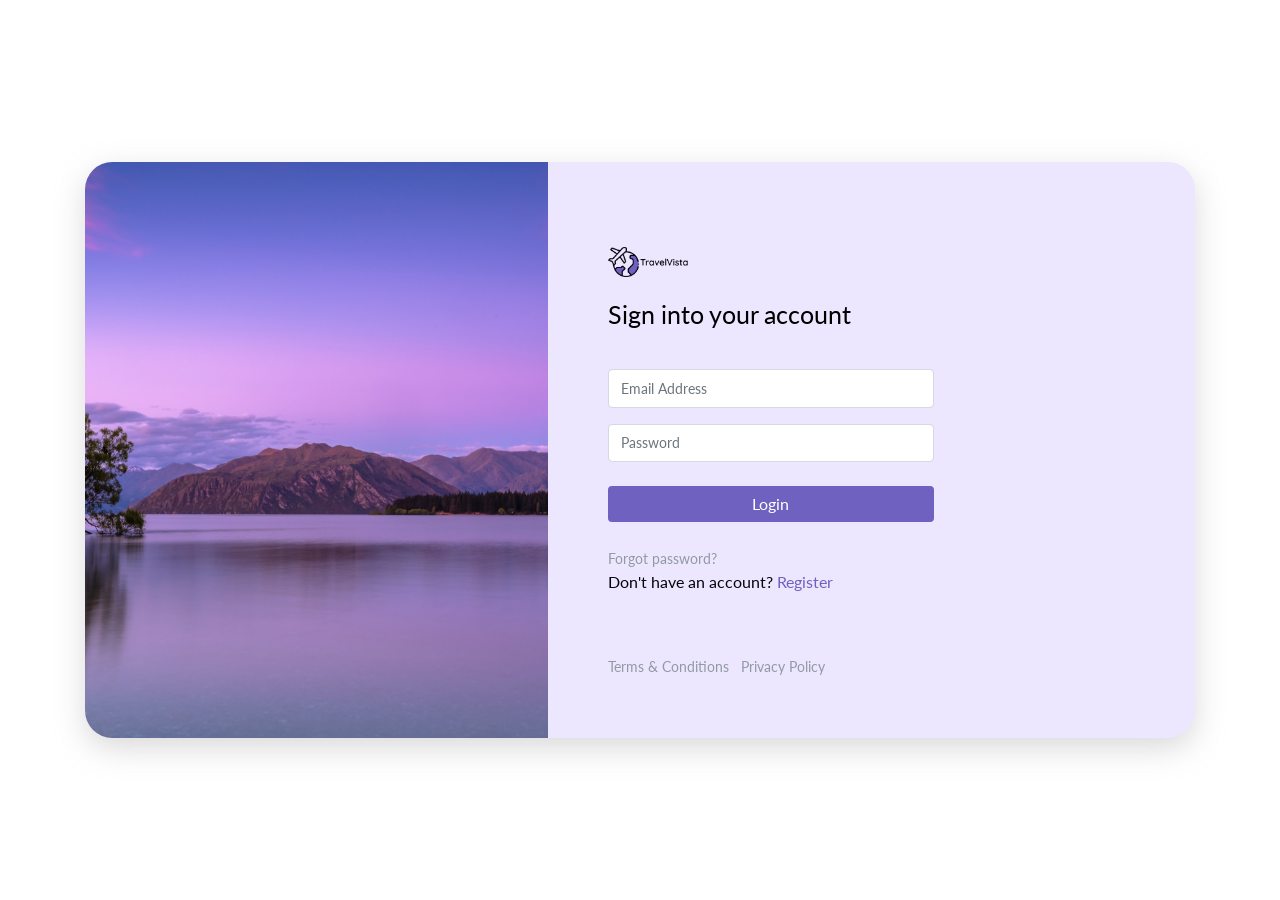
<file: login.html>
<!DOCTYPE html>
<html lang="en">
    <head>
        <meta charset="UTF-8">
        <meta name="viewport" content="width=device-width, initial-scale=1.0">
        <meta http-equiv="X-UA-Compatible" content="ie=edge">
        <title>Login | TravelVista</title>
        <link rel="stylesheet" href="https://cdn.materialdesignicons.com/4.8.95/css/materialdesignicons.min.css">
        <link rel="stylesheet" href="https://stackpath.bootstrapcdn.com/bootstrap/4.4.1/css/bootstrap.min.css">
        <link rel="stylesheet" href="https://fonts.googleapis.com/css?family=Lato">
        <link rel="stylesheet" href="styles.css">
    </head>
    <body class="login-body">
        <main class="d-flex align-items-center min-vh-100 py-3 py-md-0">
            <div class="container">
                <div class="card login-card">
                    <div class="row no-gutters">
                        <div class="col-md-5">
                            <img src="images/login_2.jpg" alt="login" class="login-card-img">
                        </div>
                        <div class="col-md-7">
                            <div class="card-body">
                                <div class="brand-wrapper">
                                    <img src="images/logo_with_text_2.png" alt="logo" class="logo">
                                </div>
                                <p class="login-card-description">Sign into your account</p>
                                <form action="index.html" id="loginForm" method="POST" onsubmit="return validateForm()">
                                    <div class="form-group">
                                        <label for="email" class="sr-only">Email</label>
                                        <input type="text" name="email" id="email" class="form-control" placeholder="Email Address">
                                        <div class="error-message text-danger small" id="email-error"></div>
                                    </div>
                                    <div class="form-group mb-4">
                                        <label for="password" class="sr-only">Password</label>
                                        <input type="password" name="password" id="password" class="form-control" placeholder="Password">
                                        <div class="error-message text-danger small" id="password-error"></div>
                                    </div>
                                    <input name="login" id="login" class="btn btn-block btn-purple mb-4" type="submit" value="Login">
                                </form>
                                <a href="#!" class="forgot-password-link">Forgot password?</a>
                                <p class="login-card-footer-text">Don't have an account? <a href="signup.html" class="text-reset">Register</a></p>
                                <nav class="login-card-footer-nav">
                                    <a href="tnc.html">Terms & Conditions</a>&nbsp;&nbsp;
                                    <a href="privacy_policy.html">Privacy Policy</a>
                                </nav>
                            </div>
                        </div>
                    </div>
                </div>
            </div>
        </main>
        <script src="https://code.jquery.com/jquery-3.4.1.min.js"></script>
        <script src="https://cdn.jsdelivr.net/npm/popper.js@1.16.0/dist/umd/popper.min.js"></script>
        <script src="https://stackpath.bootstrapcdn.com/bootstrap/4.4.1/js/bootstrap.min.js"></script>
        <script>
            function validateForm() {
                const emailInput = document.getElementById('email');
                const passwordInput = document.getElementById('password');
                const emailError = document.getElementById('email-error');
                const passwordError = document.getElementById('password-error');
        
                // Get form elements
                const email = emailInput.value;
                const password = passwordInput.value;
        
                // Initialize an array to store validation messages
                const validationMessages = [];
        
                // Clear previous error messages
                emailError.innerHTML = ''; 
                passwordError.innerHTML = ''; 
        
                if (email.trim() === '') {
                    validationMessages.push('Please enter your email.');
                    emailError.innerHTML = 'Please enter your email.';
                } else if (!isValidEmail(email)) {
                    validationMessages.push('Please enter a valid email.');
                    emailError.innerHTML = 'Please enter a valid email.';
                }
        
                if (password === '') {
                    validationMessages.push('Please enter your password.');
                    passwordError.innerHTML = 'Please enter your password.';
                }
        
                // If there are validation errors, prevent the form from submitting
                if (validationMessages.length > 0) {
                    return false;
                }
        
                return true; // Form is valid, allow submission
            }
        
            // Function to validate email address
            function isValidEmail(email) {
                const emailPattern = /^[a-zA-Z0-9._-]+@[a-zA-Z0-9.-]+\.[a-zA-Z]{2,4}$/;
                return emailPattern.test(email);
            }
        </script>              
    </body>
</html>
</file>
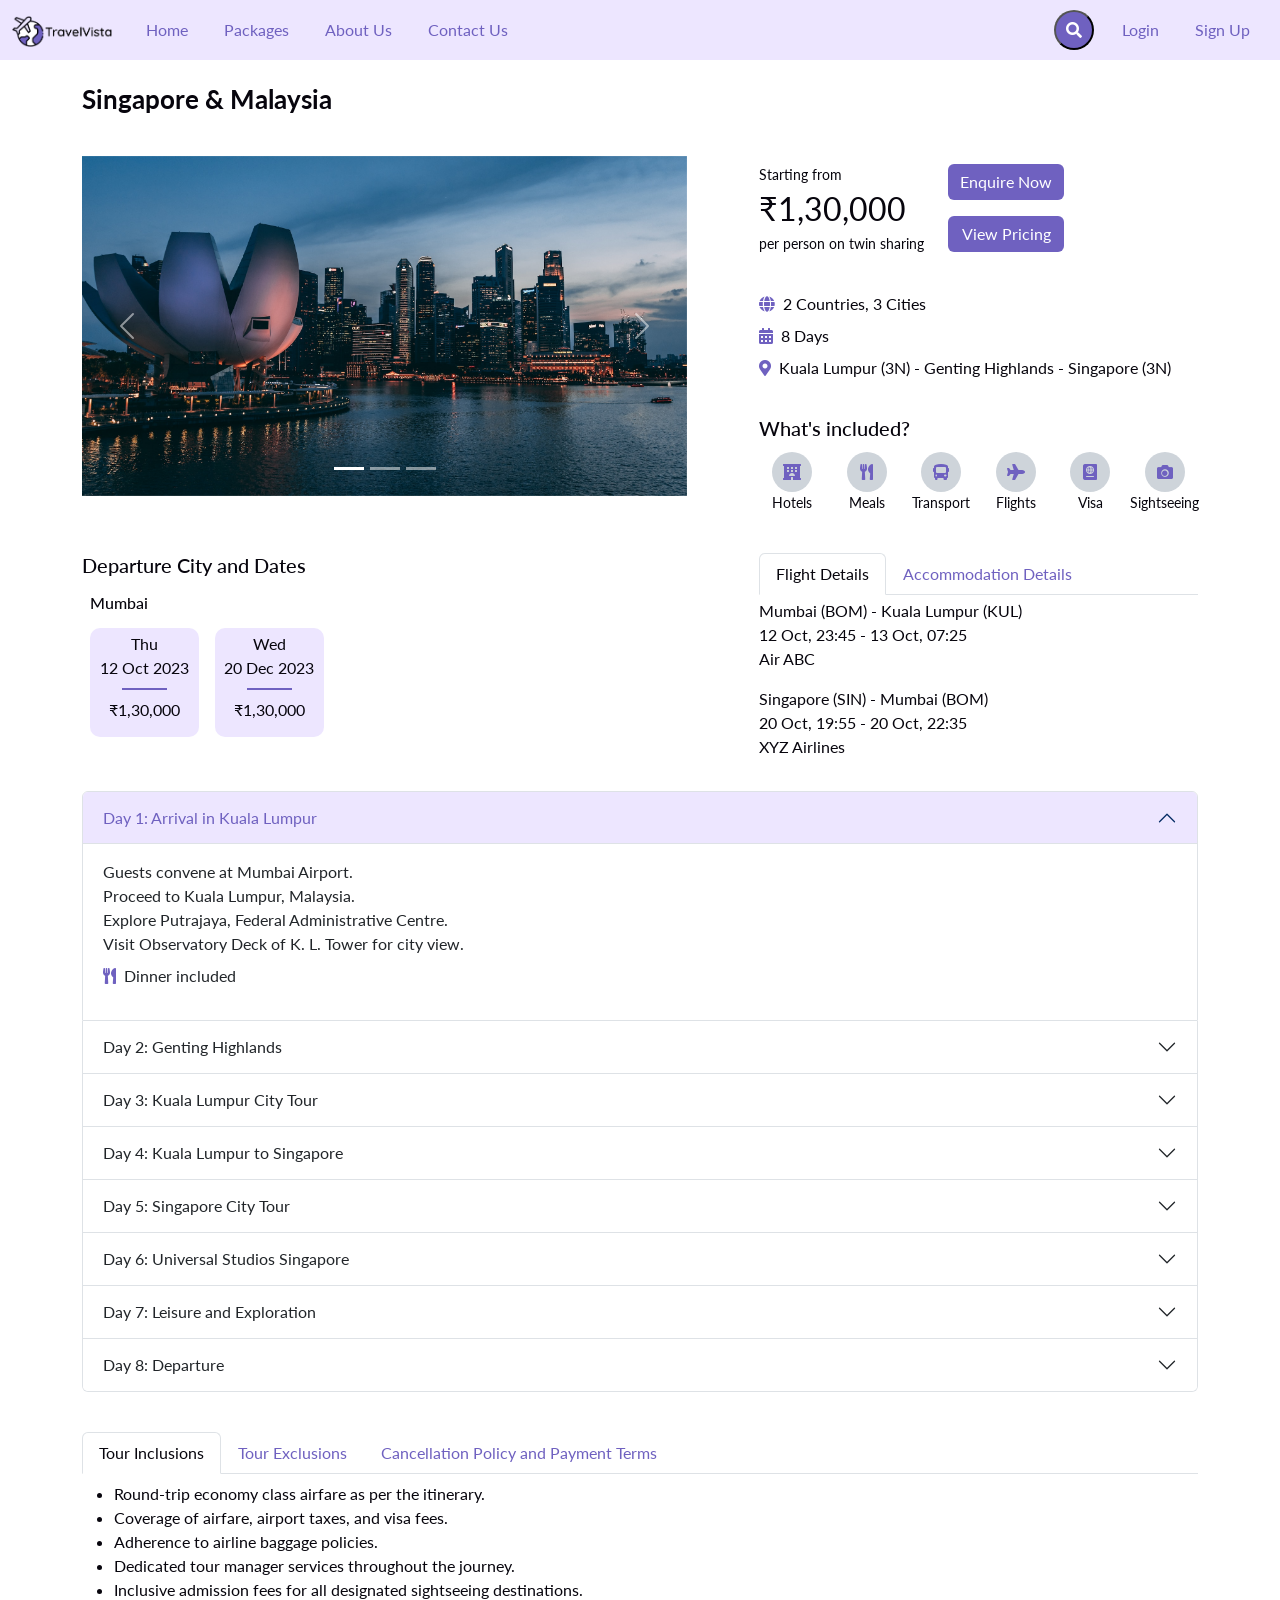
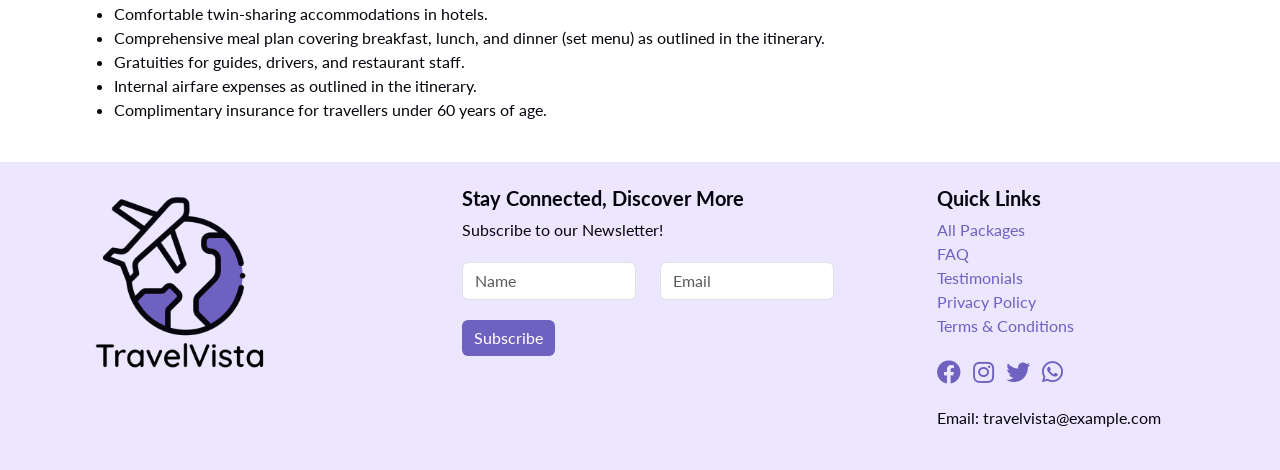
<file: package_details.html>
<!DOCTYPE html>
<html lang="en">
<head>
    <meta charset="UTF-8">
    <meta name="viewport" content="width=device-width, initial-scale=1.0">
    <link rel="stylesheet" href="https://cdn.jsdelivr.net/npm/bootstrap@5.3.1/dist/css/bootstrap.min.css">
    <link rel="stylesheet" href="https://cdnjs.cloudflare.com/ajax/libs/font-awesome/5.15.3/css/all.min.css">
    <link rel="stylesheet" href="https://fonts.googleapis.com/css?family=Lato">
    <link rel="stylesheet" href="styles.css">
    <title>Singapore & Malaysia | TravelVista</title>
</head>
<body>
    <!-- Navbar -->
    <nav class="navbar navbar-expand-lg">
        <div class="container-fluid">
            <a class="navbar-brand" href="index.html">
                <img src="images/logo_with_text.png" class="d-inline-block align-text-top logo">
            </a>
            <button class="navbar-toggler" type="button" data-bs-toggle="collapse" data-bs-target="#navbarTogglerDemo02" aria-controls="navbarTogglerDemo02" aria-expanded="false" aria-label="Toggle navigation">
                <span class="navbar-toggler-icon"></span>
            </button>
            <div class="collapse navbar-collapse" id="navbarTogglerDemo02">
                <ul class="navbar-nav me-auto mb-2 mb-lg-0">
                    <li class="nav-item">
                        <a class="nav-link" aria-current="page" href="index.html">Home</a>
                    </li>
                    <li class="nav-item">
                        <a class="nav-link" href="explore_packages.html">Packages</a>
                    </li>
                    <li class="nav-item">
                        <a class="nav-link" href="about_us.html">About Us</a>
                    </li>
                    <li class="nav-item">
                        <a class="nav-link" href="contact_us.html">Contact Us</a>
                    </li>
                </ul>
                <form action="" class="search">
                    <div class="search-box">
                        <input class="search-input" type="text" name="" placeholder="Search">
                        <button class="search-button" href="#">
                            <i class="fa fa-search"></i>
                        </button>
                    </div>
                </form>
                <ul class="navbar-nav mb-2 mb-lg-0">
                    <li class="nav-item">
                        <a class="nav-link" href="login.html">Login</a>
                    </li>
                    <li class="nav-item">
                        <a class="nav-link" href="signup.html">Sign Up</a>
                    </li>
                </ul>
            </div>
        </div>
    </nav>

    <section class="tour-details">
        <div class="container">
            <h1 class="heading my-4">Singapore & Malaysia</h1>
            
            <!-- First Row (Carousel and Summary) -->
            <div class="row mb-4">
                <div class="col-lg-7 pe-lg-5 mb-3 d-flex flex-wrap align-items-center">
                    <!-- Carousel (Image Slider) -->
                    <div id="packageDetailsCarousel" class="carousel slide auto-height">
                        <div class="carousel-indicators">
                            <button type="button" data-bs-target="#packageDetailsCarousel" data-bs-slide-to="0" class="active" aria-current="true" aria-label="Slide 1"></button>
                            <button type="button" data-bs-target="#packageDetailsCarousel" data-bs-slide-to="1" aria-label="Slide 2"></button>
                            <button type="button" data-bs-target="#packageDetailsCarousel" data-bs-slide-to="2" aria-label="Slide 3"></button>
                        </div>
                        <div class="carousel-inner">
                            <div class="carousel-item active">
                                <img src="images/singapore.jpg" class="d-block w-100" alt="Singapore">
                            </div>
                            <div class="carousel-item">
                                <img src="images/kuala_lumpur.jpg" class="d-block w-100" alt="Kuala Lumpur">
                            </div>
                            <div class="carousel-item">
                                <img src="images/genting.jpg" class="d-block w-100" alt="Genting Highlands">
                            </div>
                        </div>
                        <button class="carousel-control-prev" type="button" data-bs-target="#packageDetailsCarousel" data-bs-slide="prev">
                            <span class="carousel-control-prev-icon" aria-hidden="true"></span>
                            <span class="visually-hidden">Previous</span>
                        </button>
                        <button class="carousel-control-next" type="button" data-bs-target="#packageDetailsCarousel" data-bs-slide="next">
                            <span class="carousel-control-next-icon" aria-hidden="true"></span>
                            <span class="visually-hidden">Next</span>
                        </button>
                    </div>
                </div>

                <!-- Tour Summary -->
                <div class="col-lg-5 ps-lg-4">
                    <div class="d-flex py-1 py-xl-3">
                        <div class="d-flex flex-column pe-2 pt-2">
                            <div class="small">Starting from</div>
                            <div class="fs-2">&#8377;1,30,000</div>
                            <div class="small">per person on twin sharing</div>
                        </div>
                        <div class="d-flex flex-column px-2">
                            <button class="btn btn-purple m-2" id="enquireNowBtn" type="button"  data-bs-toggle="modal" data-bs-target="#enquireNowModal">Enquire Now</button>
                            <button class="btn btn-purple m-2" id="viewPricingBtn" type="button"  data-bs-toggle="modal" data-bs-target="#viewPricingModal">View Pricing</button>
                        </div>
                    </div>

                    <!-- Enquire Now Modal -->
                    <div class="modal modal-lg" id="enquireNowModal">
                        <div class="modal-dialog">
                            <div class="modal-content">
                        
                                <!-- Modal Header -->
                                <div class="modal-header">
                                    <h4 class="modal-title">Submit this form and we will contact you.</h4>
                                    <button type="button" class="btn-close" data-bs-dismiss="modal"></button>
                                </div>
                        
                                <!-- Modal body -->
                                <div class="p-3">
                                    <form id="enquiryForm" action="package_details.html" method="POST" onsubmit="return validateForm()">
                                        <div class="row">
                                            <div class="col-md-6 mb-3">
                                                <label for="fullName">Full Name</label>
                                                <input type="text" class="form-control" id="fullName" name="fullName">
                                                <span class="error-message text-danger small" id="fullNameError"></span>
                                            </div>
                                            <div class="col-md-6 mb-3">
                                                <label for="email">Email</label>
                                                <input type="text" class="form-control" id="email" name="email">
                                                <span class="error-message text-danger small" id="emailError"></span>
                                            </div>
                                        </div>
                                        <div class="row">
                                            <div class="col-md-6 mb-3">
                                                <label for="phoneNumber">Phone Number</label>
                                                <input type="tel" class="form-control" id="phoneNumber" name="phoneNumber">
                                                <span class="error-message text-danger small" id="phoneNumberError"></span>
                                            </div>
                                            <div class="col-md-6 mb-3">
                                                <label for="pincode">Pincode</label>
                                                <input type="text" class="form-control" id="pincode" name="pincode">
                                                <span class="error-message text-danger small" id="pincodeError"></span>
                                            </div>
                                        </div>
                                        <div class="row">
                                            <div class="col-md-6 mb-3">
                                                <label for="city">City</label>
                                                <input type="text" class="form-control" id="city" name="city">
                                                <span class="error-message text-danger small" id="cityError"></span>
                                            </div>
                                            <div class="col-md-6 mb-3">
                                                <label for="state">State</label>
                                                <input type="text" class="form-control" id="state" name="state">
                                                <span class="error-message text-danger small" id="stateError"></span>
                                            </div>
                                        </div>
                                        <div class="mb-3">
                                            <label for="packageInterest">Package of Interest</label>
                                            <input type="text" class="form-control" id="packageInterest" name="packageInterest">
                                            <span class="error-message text-danger small" id="packageInterestError"></span>
                                        </div>
                                        <div class="mb-3">
                                            <label for="tourDate">Tour Date</label>
                                            <input type="date" class="form-control" id="tourDate" name="tourDate">
                                            <span class="error-message text-danger small" id="tourDateError"></span>
                                        </div>
                                        <div class="mb-3">
                                            <label for="departureCity">Departure City</label>
                                            <input type="text" class="form-control" id="departureCity" name="departureCity">
                                            <span class="error-message text-danger small" id="departureCityError"></span>
                                        </div>
                                        <div class="row">
                                            <div class="col-md-6 mb-3">
                                                <label for="numAdults">No. of Tourists (12+ years)</label>
                                                <input type="number" class="form-control" id="numAdults" name="numAdults">
                                                <span class="error-message text-danger small" id="numAdultsError"></span>
                                            </div>
                                            <div class="col-md-6 mb-3">
                                                <label for="numChildren">No. of Tourists (Below 12)</label>
                                                <input type="number" class="form-control" id="numChildren" name="numChildren">
                                                <span class="error-message text-danger small" id="numChildrenError"></span>
                                            </div>
                                        </div>
                                        <div class="mb-3">
                                            <label for="query">Any Other Query</label>
                                            <textarea class="form-control" id="query" name="query" rows="4"></textarea>
                                        </div>
                                        <div class="form-check">
                                            <input class="form-check-input" type="checkbox" id="authorization" name="authorization">
                                            <label class="form-check-label" for="authorization">I authorize TravelVista to contact me.</label>
                                            <span class="error-message text-danger small d-block" id="authorizationError"></span>
                                        </div>
                                        <div class="mt-4">
                                            <button type="button" class="btn btn-purple me-2" id="clearButton" onclick="clearForm()">Clear</button>
                                            <button type="submit" class="btn btn-purple">Submit</button>
                                        </div>
                                    </form>
                                </div>
                            </div>
                        </div>
                    </div>

                    <!-- View Pricing Modal -->
                    <div class="modal" id="viewPricingModal">
                        <div class="modal-dialog">
                            <div class="modal-content">
                        
                                <!-- Modal Header -->
                                <div class="modal-header">
                                    <h4 class="modal-title">Pricing</h4>
                                    <button type="button" class="btn-close" data-bs-dismiss="modal"></button>
                                </div>
                        
                                <!-- Modal body -->
                                <div class="modal-body">
                                    <div class="table-responsive">
                                        <table class="table">
                                            <thead>
                                                <tr>
                                                    <th>Room Type</th>
                                                    <th>Price</th>
                                                </tr>
                                            </thead>
                                            <tbody>
                                                <tr class="accented-row">
                                                    <td>Single Occupancy</td>
                                                    <td>₹1,70,000</td>
                                                </tr>
                                                <tr>
                                                    <td>Double Occupancy</td>
                                                    <td>₹1,30,000</td>
                                                </tr>
                                                <tr class="accented-row">
                                                    <td>Triple Occupancy</td>
                                                    <td>₹1,28,000</td>
                                                </tr>
                                                <tr>
                                                    <td>Child (Below 5 years)</td>
                                                    <td>₹15,000</td>
                                                </tr>
                                                <tr>
                                                    <td>Child (5 - 11) With Bed</td>
                                                    <td>₹1,00,000</td>
                                                </tr>
                                                <tr class="accented-row">
                                                    <td>Child (5 - 11) Without Bed</td>
                                                    <td>₹88,000</td>
                                                </tr>
                                            </tbody>
                                        </table>
                                    </div>
                                    <div>
                                        <ul>
                                            <li class="small">Terms and Conditions apply.</li>
                                            <li class="small">5% GST is applicable on given tour price.</li>
                                            <li class="small">Mentioned tour prices are Per Person for Indian Nationals only.</li>
                                        </ul>
                                        </ul>
                                    </div>
                                </div>
                        
                                <!-- Modal footer -->
                                <div class="modal-footer">
                                    <button type="button" class="btn btn-purple" data-bs-dismiss="modal">Close</button>
                                </div>
                        
                            </div>
                        </div>
                    </div>
                    <div>
                        <ul class="list-unstyled pt-xl-3">
                            <li class="mb-2"><i class="fa fa-globe me-2 icon"></i>2 Countries, 3 Cities</li>
                            <li class="mb-2"><i class="fa fa-calendar-alt me-2 icon"></i>8 Days</li>
                            <li class="mb-2"><i class="fa fa-map-marker-alt me-2 icon"></i>Kuala Lumpur (3N) - Genting Highlands - Singapore (3N)</li>
                        </ul>
                    </div>
                    <div class="d-flex flex-column pt-3 pb-2 py-xl-3">
                        <div class="py-1">
                            <h2 class="subheading">What's included?</h2>
                        </div>
                        <div class="row px-2">
                            <div class="col-2 d-flex flex-column align-items-center">
                                <div class="round-div text-center"><i class="fa fa-hotel"></i></div>
                                <div class="small text-center">Hotels</div>
                            </div>
                            <div class="col-2 d-flex flex-column align-items-center">
                                <div class="round-div text-center"><i class="fa fa-utensils"></i></div>
                                <div class="small text-center">Meals</div>
                            </div>
                            <div class="col-2 d-flex flex-column align-items-center">
                                <div class="round-div text-center"><i class="fa fa-bus"></i></div>
                                <div class="small text-center">Transport</div>
                            </div>
                            <div class="col-2 d-flex flex-column align-items-center">
                                <div class="round-div text-center"><i class="fa fa-plane"></i></div>
                                <div class="small text-center">Flights</div>
                            </div>
                            <div class="col-2 d-flex flex-column align-items-center">
                                <div class="round-div text-center"><i class="fa fa-passport"></i></div>
                                <div class="small text-center">Visa</div>
                            </div>
                            <div class="col-2 d-flex flex-column align-items-center">
                                <div class="round-div text-center"><i class="fa fa-camera"></i></div>
                                <div class="small text-center">Sightseeing</div>
                            </div>
                        </div>
                    </div>
                </div>
            </div>
            
            <!-- Second Row (Departure City & Dates and Flight & Accommodation Details) -->
            <div class="row">

                <!-- Departure City and Dates -->
                <div class="col-lg-7 pe-lg-5 mb-3 pb-3">
                    <h2 class="subheading">Departure City and Dates</h2>
                    <div>
                        <div class="py-2">
                            <h3 class="sub-subheading ms-2">Mumbai</h3>
                        </div>
                        <div class="d-flex">
                            <div class="package-details-date-card card mx-2 p-1 text-center">
                                <div>Thu</div>
                                <div>12 Oct 2023</div>
                                <div class="small-rule text-center"></div>
                                <div>&#8377;1,30,000</div>
                            </div>
                            <div class="package-details-date-card card mx-2 p-1 text-center">
                                <div>Wed</div>
                                <div>20 Dec 2023</div>
                                <div class="small-rule text-center"></div>
                                <div>&#8377;1,30,000</div>
                            </div>
                        </div>
                    </div>
                </div>

                <!-- Flight and Accommodation Details -->
                <div class="col-lg-5 ps-lg-4 pb-2">
                    <nav>
                        <div class="nav nav-tabs" id="nav-tab" role="tablist">
                            <button class="nav-link active" id="nav-flight-tab" data-bs-toggle="tab" data-bs-target="#nav-flight" type="button" role="tab" aria-controls="nav-flight" aria-selected="true">Flight Details</button>
                            <button class="nav-link" id="nav-accommodation-tab" data-bs-toggle="tab" data-bs-target="#nav-accommodation" type="button" role="tab" aria-controls="nav-acommodation" aria-selected="false">Accommodation Details</button>
                        </div>
                    </nav>
                    <div class="tab-content mt-1" id="nav-tabContent">
                        <div class="tab-pane fade show active" id="nav-flight" role="tabpanel" aria-labelledby="nav-flight-tab" tabindex="0">
                            <ul class="list-unstyled">
                                <li>Mumbai (BOM) - Kuala Lumpur (KUL)</li>
                                <li>12 Oct, 23:45 - 13 Oct, 07:25</li>
                                <li>Air ABC</li>
                            </ul>
                            <ul class="list-unstyled">
                                <li>Singapore (SIN) - Mumbai (BOM)</li>
                                <li>20 Oct, 19:55 - 20 Oct, 22:35</li>
                                <li>XYZ Airlines</li>
                            </ul>
                        </div>
                        <div class="tab-pane fade" id="nav-accommodation" role="tabpanel" aria-labelledby="nav-accommodation-tab" tabindex="0">
                            <ul class="list-unstyled">
                                <li>Kuala Lumpur - XYZ Hotel (or similar)</li>
                                <li>Singapore - ABC Hotel (or similar)</li>
                            </ul>
                        </div>
                    </div>
                </div>
            </div>

            <!-- Itinerary Accordion -->
            <div class="accordion mt-2" id="itineraryAccordion">
                <div class="accordion-item">
                    <h2 class="accordion-header" id="day1">
                        <button class="accordion-button" type="button" data-bs-toggle="collapse" data-bs-target="#day1Content" aria-expanded="true" aria-controls="day1Content">
                            Day 1: Arrival in Kuala Lumpur
                        </button>
                    </h2>
                    <div id="day1Content" class="accordion-collapse collapse show" aria-labelledby="day1">
                        <div class="accordion-body">
                            <ul class="list-unstyled">
                                <li>Guests convene at Mumbai Airport.</li>
                                <li>Proceed to Kuala Lumpur, Malaysia.</li>
                                <li>Explore Putrajaya, Federal Administrative Centre.</li>
                                <li>Visit Observatory Deck of K. L. Tower for city view.</li>
                                <li class="mt-2"><i class="fa fa-utensils icon me-2"></i>Dinner included</li>
                            </ul>
                        </div>
                    </div>
                </div>
                <div class="accordion-item">
                    <h2 class="accordion-header" id="day2">
                        <button class="accordion-button collapsed" type="button" data-bs-toggle="collapse" data-bs-target="#day2Content" aria-expanded="false" aria-controls="day2Content">
                            Day 2: Genting Highlands
                        </button>
                    </h2>
                    <div id="day2Content" class="accordion-collapse collapse" aria-labelledby="day2">
                        <div class="accordion-body">
                            <ul class="list-unstyled">
                                <li>Travel to Genting Highlands via Cable Car.</li>
                                <li>Explore Genting SkyWorlds Outdoor Theme Park.</li>
                                <li>Note: Casino dress code - Formal attire.</li>
                                <li class="mt-2"><i class="fa fa-utensils icon me-2"></i>Breakfast, Lunch and Dinner included</li>
                            </ul>
                        </div>
                    </div>
                </div>
                <div class="accordion-item">
                    <h2 class="accordion-header" id="day3">
                        <button class="accordion-button collapsed" type="button" data-bs-toggle="collapse" data-bs-target="#day3Content" aria-expanded="false" aria-controls="day3Content">
                            Day 3: Kuala Lumpur City Tour
                        </button>
                    </h2>
                    <div id="day3Content" class="accordion-collapse collapse" aria-labelledby="day3">
                        <div class="accordion-body">
                            <ul class="list-unstyled">
                                <li>Explore Kuala Lumpur city.</li>
                                <li>Visit King's Palace, Merdeka Square, National Mosque.</li>
                                <li>Photo stop at Petronas Twin Towers.</li>
                                <li>Visit Sunway Lagoon theme park.</li>
                                <li class="mt-2"><i class="fa fa-utensils icon me-2"></i>Breakfast, Lunch and Dinner included</li>
                            </ul>                    
                        </div>
                    </div>
                </div>
                <div class="accordion-item">
                    <h2 class="accordion-header" id="day4">
                        <button class="accordion-button collapsed" type="button" data-bs-toggle="collapse" data-bs-target="#day4Content" aria-expanded="false" aria-controls="day4Content">
                            Day 4: Kuala Lumpur to Singapore
                        </button>
                    </h2>
                    <div id="day4Content" class="accordion-collapse collapse" aria-labelledby="day4">
                        <div class="accordion-body">
                            <ul class="list-unstyled">
                                <li>Travel to Singapore by coach.</li>
                                <li>Experience Night Safari, tram ride, and dinner.</li>
                                <li class="mt-2"><i class="fa fa-utensils icon me-2"></i>Breakfast, Lunch, Evening Coffee/Tea and Dinner included</li>
                            </ul>
                        </div>
                    </div>
                </div>
                <div class="accordion-item">
                    <h2 class="accordion-header" id="day5">
                        <button class="accordion-button collapsed" type="button" data-bs-toggle="collapse" data-bs-target="#day5Content" aria-expanded="false" aria-controls="day4Content">
                            Day 5: Singapore City Tour
                        </button>
                    </h2>
                    <div id="day5Content" class="accordion-collapse collapse" aria-labelledby="day5">
                        <div class="accordion-body">
                            <ul class="list-unstyled">
                                <li>Explore Singapore city landmarks.</li>
                                <li>Bum Boat ride in Singapore River.</li>
                                <li>Cable Car ride to Sentosa Island.</li>
                                <li>Visit Images of Singapore, Madame Tussauds, Marina Bay Sands Sky Park, and Gardens by the Bay.</li>
                                <li class="mt-2"><i class="fa fa-utensils icon me-2"></i>Breakfast, Lunch, Evening Snacks and Dinner included</li>
                            </ul>
                        </div>
                    </div>
                </div>
                <div class="accordion-item">
                    <h2 class="accordion-header" id="day6">
                        <button class="accordion-button collapsed" type="button" data-bs-toggle="collapse" data-bs-target="#day6Content" aria-expanded="false" aria-controls="day6Content">
                            Day 6: Universal Studios Singapore
                        </button>
                    </h2>
                    <div id="day6Content" class="accordion-collapse collapse" aria-labelledby="day6">
                        <div class="accordion-body">
                            <ul class="list-unstyled">
                                <li>Visit Universal Studios for excitement, thrills, and unlimited entertainment.</li>
                                <li>Experience thrilling shows and attractions including Light Camera Action, Transformer, Accelerator ride, Revenge of the Mummy, Water world, Jurassic Park, Madagascar - A Crate Adventure, Donkey live, Shrek 4D adventure, Flying Dragon, etc.</li>
                                <li>Explore Asia's biggest SEA Aquarium which houses rare marine species.</li>
                                <li>Enjoy a spectacular light and water show called 'Wings of Time' in the evening.</li>
                                <li class="mt-2"><i class="fa fa-utensils icon me-2"></i>Breakfast, Lunch and Dinner included</li>
                            </ul>                            
                        </div>
                    </div>
                </div>
                <div class="accordion-item">
                    <h2 class="accordion-header" id="day7">
                        <button class="accordion-button collapsed" type="button" data-bs-toggle="collapse" data-bs-target="#day7Content" aria-expanded="false" aria-controls="day7Content">
                            Day 7: Leisure and Exploration
                        </button>
                    </h2>
                    <div id="day7Content" class="accordion-collapse collapse" aria-labelledby="day7">
                        <div class="accordion-body">
                            <ul class="list-unstyled">
                                <li>Explore Singapore city landmarks.</li>
                                <li>Bum Boat ride in Singapore River.</li>
                                <li>Cable Car ride to Sentosa Island.</li>
                                <li>Visit Images of Singapore, Madame Tussauds, Marina Bay Sands Sky Park, and Gardens by the Bay.</li>
                                <li class="mt-2"><i class="fa fa-utensils icon me-2"></i>Breakfast, Lunch and Dinner included</li>
                            </ul>
                        </div>
                    </div>
                </div>
                <div class="accordion-item">
                    <h2 class="accordion-header" id="day8">
                        <button class="accordion-button collapsed" type="button" data-bs-toggle="collapse" data-bs-target="#day8Content" aria-expanded="false" aria-controls="day4Content">
                            Day 8: Departure
                        </button>
                    </h2>
                    <div id="day8Content" class="accordion-collapse collapse" aria-labelledby="day8">
                        <div class="accordion-body">
                            <ul class="list-unstyled">
                                <li>Bid farewell and proceed to the airport for departure.</li>
                                <li>Stay connected for future adventures.</li>
                                <li class="mt-2"><i class="fa fa-utensils icon me-2"></i>Breakfastand Lunch included</li>
                            </ul>
                        </div>
                    </div>
                </div>
            </div>

            <!-- Inclusions, Exclusions and Cancellation Policy -->
            <div class="row my-4 pt-3">
                <nav>
                    <div class="nav nav-tabs" id="nav-tab-two" role="tablist">
                        <button class="nav-link active" id="nav-inclusions-tab" data-bs-toggle="tab" data-bs-target="#nav-inclusions" type="button" role="tab" aria-controls="nav-inclusions" aria-selected="true">Tour Inclusions</button>
                        <button class="nav-link" id="nav-exclusions-tab" data-bs-toggle="tab" data-bs-target="#nav-exclusions" type="button" role="tab" aria-controls="nav-exclusions" aria-selected="false">Tour Exclusions</button>
                        <button class="nav-link" id="nav-cancellation-tab" data-bs-toggle="tab" data-bs-target="#nav-cancellation" type="button" role="tab" aria-controls="nav-cancellation" aria-selected="false">Cancellation Policy and Payment Terms</button>
                    </div>
                </nav>
                <div class="tab-content mt-1" id="nav-tabContent">
                    <div class="tab-pane fade show active" id="nav-inclusions" role="tabpanel" aria-labelledby="nav-inclusions-tab" tabindex="0">
                        <ul class="mt-1">
                            <li>Round-trip economy class airfare as per the itinerary.</li>
                            <li>Coverage of airfare, airport taxes, and visa fees.</li>
                            <li>Adherence to airline baggage policies.</li>
                            <li>Dedicated tour manager services throughout the journey.</li>
                            <li>Inclusive admission fees for all designated sightseeing destinations.</li>
                            <li>Comfortable twin-sharing accommodations in hotels.</li>
                            <li>Comprehensive meal plan covering breakfast, lunch, and dinner (set menu) as outlined in the itinerary.</li>
                            <li>Gratuities for guides, drivers, and restaurant staff.</li>
                            <li>Internal airfare expenses as outlined in the itinerary.</li>
                            <li>Complimentary insurance for travellers under 60 years of age.</li>
                        </ul>
                        
                    </div>
                    <div class="tab-pane fade" id="nav-exclusions" role="tabpanel" aria-labelledby="nav-exclusions-tab" tabindex="0">
                        <ul class="mt-1">
                            <li>Government tax at a rate of 5% in addition to the stated tour cost.</li>
                            <li>Tax collected at source (TCS) at a rate of 5% on the tour price (provided PAN & Aadhar are furnished) or 10% of the tour price.</li>
                            <li>Any escalation in airfare, visa fees, airport taxes, government taxes, fuel surcharges, or the imposition of new government taxes.</li>
                            <li>Upgrades to airline class or hotel room categories.</li>
                            <li>Expenses associated with deviating from the standard airfare.</li>
                            <li>Adjustments to land arrangement costs due to fluctuating exchange rates before departure.</li>
                            <li>Costs related to pre or post-tour hotel stays.</li>
                            <li>Additional expenditures incurred due to unforeseen, inevitable, or force majeure events during the tour.</li>
                            <li>Insurance for travellers aged 60 and above.</li>
                            <li>Charges for porterage, laundry, telephone usage, shopping, alcoholic beverages, personal items, and non-included food or beverages.</li>
                            <li>Supplementary expenses borne by individuals due to illness, accidents, hospitalization, or personal emergencies.</li>
                            <li>Charges for services or activities not encompassed by the group tour itinerary.</li>
                            <li>Any items not explicitly mentioned in the 'tour inclusions' section.</li>
                        </ul>
                        
                    </div>
                    <div class="tab-pane fade" id="nav-cancellation" role="tabpanel" aria-labelledby="nav-cancellation-tab" tabindex="0">
                        <h2 class="subheading mt-1">Cancellation Policy</h2>
                        <ul>
                            <li>Cancellations made 60 days or more before the departure date: Full refund of the tour price.</li>
                            <li>Cancellations made between 30 to 59 days before the departure date: 50% of the tour price will be refunded.</li>
                            <li>Cancellations made within 29 days of the departure date: No refund will be provided.</li>
                            <li>No-shows or early departures during the tour: No refund will be provided.</li>
                            <li>If the tour is canceled by the travel agency due to unforeseen circumstances, a full refund will be issued to the traveller.</li>
                        </ul>
                        <h2 class="subheading">Payment Terms</h2>
                        <ul>
                            <li>A non-refundable deposit of 20% of the tour cost is required at the time of booking to secure your reservation.</li>
                            <li>The remaining tour cost must be paid in full 30 days before the departure date.</li>
                            <li>If the booking is made within 30 days of the departure date, the full tour cost must be paid at the time of booking.</li>
                            <li>Payments can be made via credit card, debit card, UIP, NEFT, RTGS, cheque or demand draft.</li>
                            <li>In the event of non-payment by the specified due date, the agency reserves the right to cancel the reservation, and cancellation charges may apply as per the cancellation policy.</li>
                        </ul>
                    </div>
                </div>
            </div>
        </div>
    </section>

    <!-- Footer -->
    <footer class="footer bg-light py-4 mt-4">
        <div class="container">
            <div class="row">
                <!-- First Column: Logo -->
                <div class="col-md-4 mb-4">
                    <img src="images/logo_text_bottom.png" alt="Logo" class="footer-logo img-fluid mx-2 my-2">
                </div>
        
                <!-- Second Column: Newsletter Form -->
                <div class="col-md-5">
                    <h5 class="footer-heading">Stay Connected, Discover More</h5>
                    <p class="footer-text">Subscribe to our Newsletter!</p>
                    <form class="newsletter-form" method="post" id="footerForm" onsubmit="return validateNewsletterForm()">
                        <div class="mb-3">
                            <div class="row">
                                <div class="col-md-5">
                                    <input type="text" class="form-control my-1" id="newsletterName" placeholder="Name">
                                    <div class="error-message text-danger small" id="newsletterNameError"></div>
                                </div>
                                <div class="col-md-5">
                                    <input type="text" class="form-control my-1" id="newsletterEmail" placeholder="Email">
                                    <div class="error-message text-danger small" id="newsletterEmailError"></div>
                                </div>
                            </div>
                        </div>
                        <button type="submit" class="btn btn-purple mb-4">Subscribe</button>
                    </form>
                </div>
        
                <!-- Third Column: Links -->
                <div class="col-md-3">
                <h5 class="footer-heading">Quick Links</h5>
                <ul class="list-unstyled footer-links">
                    <li><a href="all_packages.html" class="text-decoration-none footer-link">All Packages</a></li>
                    <li><a href="faq.html" class="text-decoration-none footer-link">FAQ</a></li>
                    <li><a href="testimonials.html" class="text-decoration-none footer-link">Testimonials</a></li>
                    <li><a href="privacy_policy.html" class="text-decoration-none footer-link">Privacy Policy</a></li>
                    <li><a href="tnc.html" class="text-decoration-none footer-link">Terms & Conditions</a></li>
                </ul>
                <div class="footer-social">
                    <a href="#" class="social-icon"><i class="fab fa-facebook me-2"></i></a>
                    <a href="#" class="social-icon"><i class="fab fa-instagram me-2"></i></a>
                    <a href="#" class="social-icon"><i class="fab fa-twitter me-2"></i></a>
                    <a href="#" class="social-icon"><i class="fab fa-whatsapp me-2"></i></a>
                </div>
                <p class="footer-email mt-3">Email: travelvista@example.com</p>
                </div>
            </div>
        </div>
    </footer>      

    <!-- Script -->
    <script src="https://cdn.jsdelivr.net/npm/@popperjs/core@2.11.8/dist/umd/popper.min.js" integrity="sha384-I7E8VVD/ismYTF4hNIPjVp/Zjvgyol6VFvRkX/vR+Vc4jQkC+hVqc2pM8ODewa9r" crossorigin="anonymous"></script>
    <script src="https://cdn.jsdelivr.net/npm/bootstrap@5.3.1/dist/js/bootstrap.min.js" integrity="sha384-Rx+T1VzGupg4BHQYs2gCW9It+akI2MM/mndMCy36UVfodzcJcF0GGLxZIzObiEfa" crossorigin="anonymous"></script>
    <script src="https://ajax.googleapis.com/ajax/libs/jquery/3.6.4/jquery.min.js"></script>
    <script src="script.js"></script>
    <script>
        function validateForm() {
            const fullNameInput = document.getElementById('fullName');
            const emailInput = document.getElementById('email');
            const phoneNumberInput = document.getElementById('phoneNumber');
            const pincodeInput = document.getElementById('pincode');
            const cityInput = document.getElementById('city');
            const stateInput = document.getElementById('state');
            const packageInterestInput = document.getElementById('packageInterest');
            const tourDateInput = document.getElementById('tourDate');
            const departureCityInput = document.getElementById('departureCity');
            const numAdultsInput = document.getElementById('numAdults');
            const numChildrenInput = document.getElementById('numChildren');
            const authorizationInput = document.getElementById('authorization');
    
            const fullName = fullNameInput.value;
            const email = emailInput.value;
            const phoneNumber = phoneNumberInput.value;
            const pincode = pincodeInput.value;
            const city = cityInput.value;
            const state = stateInput.value;
            const packageInterest = packageInterestInput.value;
            const tourDate = tourDateInput.value;
            const departureCity = departureCityInput.value;
            const numAdults = numAdultsInput.value;
            const numChildren = numChildrenInput.value;
            const authorization = authorizationInput.checked;
    
            const fullNameError = document.getElementById('fullNameError');
            const emailError = document.getElementById('emailError');
            const phoneNumberError = document.getElementById('phoneNumberError');
            const pincodeError = document.getElementById('pincodeError');
            const cityError = document.getElementById('cityError');
            const stateError = document.getElementById('stateError');
            const packageInterestError = document.getElementById('packageInterestError');
            const tourDateError = document.getElementById('tourDateError');
            const departureCityError = document.getElementById('departureCityError');
            const numAdultsError = document.getElementById('numAdultsError');
            const numChildrenError = document.getElementById('numChildrenError');
            const authorizationError = document.getElementById('authorizationError');
    
            // Initialize an array to store validation messages
            const validationMessages = [];
    
            // Clear previous error messages
            fullNameError.innerHTML = ''; 
            emailError.innerHTML = ''; 
            phoneNumberError.innerHTML = ''; 
            pincodeError.innerHTML = ''; 
            cityError.innerHTML = ''; 
            stateError.innerHTML = ''; 
            packageInterestError.innerHTML = ''; 
            tourDateError.innerHTML = ''; 
            departureCityError.innerHTML = ''; 
            numAdultsError.innerHTML = ''; 
            numChildrenError.innerHTML = ''; 
            authorizationError.innerHTML = '';
    
            if (fullName.trim() === '') {
                validationMessages.push('Please enter your full name.');
                fullNameError.innerHTML = 'Please enter your full name.';
            }
    
            if (email.trim() === '') {
                validationMessages.push('Please enter your email.');
                emailError.innerHTML = 'Please enter your email.';
            } else if (!isValidEmail(email)) {
                validationMessages.push('Please enter a valid email.');
                emailError.innerHTML = 'Please enter a valid email.';
            }
    
            if (phoneNumber.trim() === '') {
                validationMessages.push('Please enter your phone number.');
                phoneNumberError.innerHTML = 'Please enter your phone number.';
            }
    
            if (pincode.trim() === '') {
                validationMessages.push('Please enter your pincode.');
                pincodeError.innerHTML = 'Please enter your pincode.';
            } else if (!isValidPincode(pincode)) {
                validationMessages.push('Please enter a valid 6-digit pincode.');
                pincodeError.innerHTML = 'Please enter a valid 6-digit pincode.';
            }
    
            if (city.trim() === '') {
                validationMessages.push('Please enter your city.');
                cityError.innerHTML = 'Please enter your city.';
            }
    
            if (state.trim() === '') {
                validationMessages.push('Please enter your state.');
                stateError.innerHTML = 'Please enter your state.';
            }
    
            if (packageInterest.trim() === '') {
                validationMessages.push('Please enter the package of interest.');
                packageInterestError.innerHTML = 'Please enter the package of interest.';
            }
    
            if (tourDate.trim() === '') {
                validationMessages.push('Please select a tour date.');
                tourDateError.innerHTML = 'Please select a tour date.';
            }
    
            if (departureCity.trim() === '') {
                validationMessages.push('Please enter your departure city.');
                departureCityError.innerHTML = 'Please enter your departure city.';
            }
    
            if (numAdults.trim() === '' || numAdults <= 0) {
                validationMessages.push('Please enter a valid number of adults.');
                numAdultsError.innerHTML = 'Please enter a valid number of adults.';
            }
    
            if (numChildren.trim() === '' || numChildren < 0) {
                validationMessages.push('Please enter a valid number of children.');
                numChildrenError.innerHTML = 'Please enter a valid number of children.';
            }
    
            if (!authorization) {
                validationMessages.push('You must authorize TravelVista to contact you.');
                authorizationError.innerHTML = 'You must authorize TravelVista to contact you.';
            }
    
            // If there are validation errors, prevent the form from submitting
            if (validationMessages.length > 0) {
                return false;
            }
    
            return true; // Form is valid, allow submission
        }
    
        // Function to validate email address
        function isValidEmail(email) {
            const emailPattern = /^[a-zA-Z0-9._-]+@[a-zA-Z0-9.-]+\.[a-zA-Z]{2,4}$/;
            return emailPattern.test(email);
        }

        // Function to validate pincode (6-digit number)
        function isValidPincode(pincode) {
            const pincodePattern = /^\d{6}$/;
            return pincodePattern.test(pincode);
        }
        
        // Function to clear the form
        function clearForm() {
            // Get references to the form elements
            var fullNameInput = document.getElementById("fullName");
            var emailInput = document.getElementById("email");
            var phoneNumberInput = document.getElementById("phoneNumber");
            var pincodeInput = document.getElementById("pincode");
            var cityInput = document.getElementById("city");
            var stateInput = document.getElementById("state");
            var packageInterestInput = document.getElementById("packageInterest");
            var tourDateInput = document.getElementById("tourDate");
            var departureCityInput = document.getElementById("departureCity");
            var numAdultsInput = document.getElementById("numAdults");
            var numChildrenInput = document.getElementById("numChildren");
            var queryTextarea = document.getElementById("query");
            var authorizationCheckbox = document.getElementById("authorization");

            // Clear the input values
            fullNameInput.value = "";
            emailInput.value = "";
            phoneNumberInput.value = "";
            pincodeInput.value = "";
            cityInput.value = "";
            stateInput.value = "";
            packageInterestInput.value = "";
            tourDateInput.value = "";
            departureCityInput.value = "";
            numAdultsInput.value = "";
            numChildrenInput.value = "";
            queryTextarea.value = "";
            authorizationCheckbox.checked = false;

            // Clear any existing error messages
            document.getElementById("fullNameError").textContent = "";
            document.getElementById("emailError").textContent = "";
            document.getElementById("phoneNumberError").textContent = "";
            document.getElementById("pincodeError").textContent = "";
            document.getElementById("cityError").textContent = "";
            document.getElementById("stateError").textContent = "";
            document.getElementById("packageInterestError").textContent = "";
            document.getElementById("tourDateError").textContent = "";
            document.getElementById("departureCityError").textContent = "";
            document.getElementById("numAdultsError").textContent = "";
            document.getElementById("numChildrenError").textContent = "";
            document.getElementById("authorizationError").textContent = "";
        }

        function validateNewsletterForm() {
            const newsletterNameInput = document.getElementById('newsletterName');
            const newsletterEmailInput = document.getElementById('newsletterEmail');
            const newsletterNameError = document.getElementById('newsletterNameError');
            const newsletterEmailError = document.getElementById('newsletterEmailError');
    
            // Get form elements
            const newsletterName = newsletterNameInput.value;
            const newsletterEmail = newsletterEmailInput.value;
    
            // Initialize an array to store validation messages
            const validationMessages = [];
    
            // Clear previous error messages
            newsletterNameError.innerHTML = ''; 
            newsletterEmailError.innerHTML = ''; 
    
            if (newsletterName.trim() === '') {
                validationMessages.push('Please enter your name.');
                newsletterNameError.innerHTML = 'Please enter your name.';
            }
    
            if (newsletterEmail.trim() === '') {
                validationMessages.push('Please enter your email.');
                newsletterEmailError.innerHTML = 'Please enter your email.';
            } else if (!isValidEmail(newsletterEmail)) {
                validationMessages.push('Please enter a valid email.');
                newsletterEmailError.innerHTML = 'Please enter a valid email.';
            }
    
            // If there are validation errors, prevent the form from submitting
            if (validationMessages.length > 0) {
                return false;
            }
    
            return true; // Form is valid, allow submission
        }
    
        // Function to validate email address
        function isValidEmail(email) {
            const emailPattern = /^[a-zA-Z0-9._-]+@[a-zA-Z0-9.-]+\.[a-zA-Z]{2,4}$/;
            return emailPattern.test(email);
        }
    </script> 
</body>
</html>
</file>
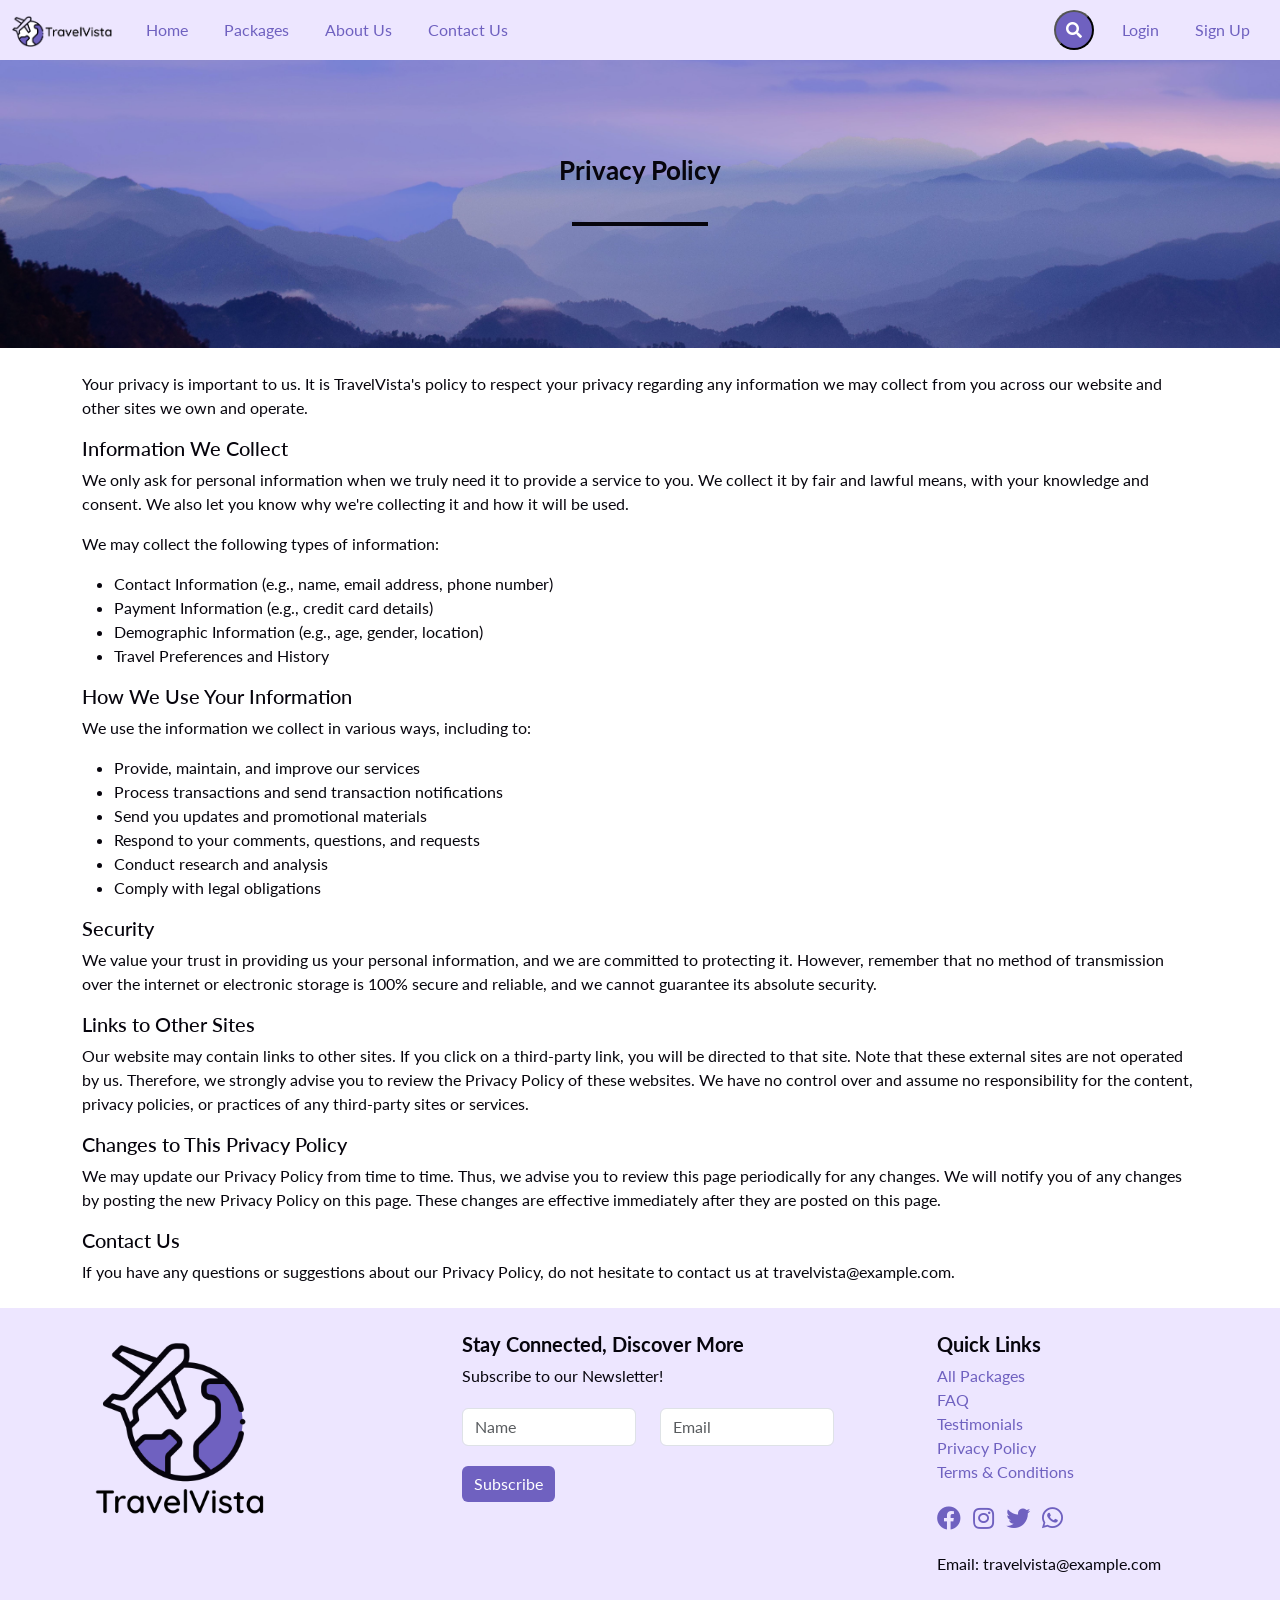
<file: privacy_policy.html>
<!DOCTYPE html>
<html lang="en">
<head>
    <meta charset="UTF-8">
    <meta name="viewport" content="width=device-width, initial-scale=1.0">
    <link rel="stylesheet" href="https://cdn.jsdelivr.net/npm/bootstrap@5.3.1/dist/css/bootstrap.min.css">
    <link rel="stylesheet" href="https://cdnjs.cloudflare.com/ajax/libs/font-awesome/5.15.3/css/all.min.css">
    <link rel="stylesheet" href="https://fonts.googleapis.com/css?family=Lato">
    <link rel="stylesheet" href="styles.css">
    <title>Privacy Policy | TravelVista</title>
</head>
<body>
    <!-- Navbar -->
    <nav class="navbar navbar-expand-lg">
        <div class="container-fluid">
            <a class="navbar-brand" href="index.html">
                <img src="images/logo_with_text.png" class="d-inline-block align-text-top logo">
            </a>
            <button class="navbar-toggler" type="button" data-bs-toggle="collapse" data-bs-target="#navbarTogglerDemo02" aria-controls="navbarTogglerDemo02" aria-expanded="false" aria-label="Toggle navigation">
                <span class="navbar-toggler-icon"></span>
            </button>
            <div class="collapse navbar-collapse" id="navbarTogglerDemo02">
                <ul class="navbar-nav me-auto mb-2 mb-lg-0">
                    <li class="nav-item">
                        <a class="nav-link" aria-current="page" href="index.html">Home</a>
                    </li>
                    <li class="nav-item">
                        <a class="nav-link" href="explore_packages.html">Packages</a>
                    </li>
                    <li class="nav-item">
                        <a class="nav-link" href="about_us.html">About Us</a>
                    </li>
                    <li class="nav-item">
                        <a class="nav-link" href="contact_us.html">Contact Us</a>
                    </li>
                </ul>
                <form action="" class="search">
                    <div class="search-box">
                        <input class="search-input" type="text" name="" placeholder="Search">
                        <button class="search-button" href="#">
                            <i class="fa fa-search"></i>
                        </button>
                    </div>
                </form>
                <ul class="navbar-nav mb-2 mb-lg-0">
                    <li class="nav-item">
                        <a class="nav-link" href="login.html">Login</a>
                    </li>
                    <li class="nav-item">
                        <a class="nav-link" href="signup.html">Sign Up</a>
                    </li>
                </ul>
            </div>
        </div>
    </nav>

    <!-- Main Content -->
    <div class="container-fluid heading-background d-flex flex-column align-items-center justify-content-center py-4">
        <h1 class="heading">Privacy Policy</h1>
        <div class="cover-rule"></div>
    </div>
    <div class="container mt-4">
        <p>Your privacy is important to us. It is TravelVista's policy to respect your privacy regarding any information we may collect from you across our website and other sites we own and operate.</p>
        
        <h2 class="subheading">Information We Collect</h2>
        <p>We only ask for personal information when we truly need it to provide a service to you. We collect it by fair and lawful means, with your knowledge and consent. We also let you know why we're collecting it and how it will be used.</p>
        <p>We may collect the following types of information:</p>
        <ul>
            <li>Contact Information (e.g., name, email address, phone number)</li>
            <li>Payment Information (e.g., credit card details)</li>
            <li>Demographic Information (e.g., age, gender, location)</li>
            <li>Travel Preferences and History</li>
        </ul>
        
        <h2 class="subheading">How We Use Your Information</h2>
        <p>We use the information we collect in various ways, including to:</p>
        <ul>
            <li>Provide, maintain, and improve our services</li>
            <li>Process transactions and send transaction notifications</li>
            <li>Send you updates and promotional materials</li>
            <li>Respond to your comments, questions, and requests</li>
            <li>Conduct research and analysis</li>
            <li>Comply with legal obligations</li>
        </ul>
        
        <h2 class="subheading">Security</h2>
        <p>We value your trust in providing us your personal information, and we are committed to protecting it. However, remember that no method of transmission over the internet or electronic storage is 100% secure and reliable, and we cannot guarantee its absolute security.</p>
        
        <h2 class="subheading">Links to Other Sites</h2>
        <p>Our website may contain links to other sites. If you click on a third-party link, you will be directed to that site. Note that these external sites are not operated by us. Therefore, we strongly advise you to review the Privacy Policy of these websites. We have no control over and assume no responsibility for the content, privacy policies, or practices of any third-party sites or services.</p>

        <h2 class="subheading">Changes to This Privacy Policy</h2>
        <p>We may update our Privacy Policy from time to time. Thus, we advise you to review this page periodically for any changes. We will notify you of any changes by posting the new Privacy Policy on this page. These changes are effective immediately after they are posted on this page.</p>

        <h2 class="subheading">Contact Us</h2>
        <p>If you have any questions or suggestions about our Privacy Policy, do not hesitate to contact us at travelvista@example.com.</p>
    </div>

    <!-- Footer -->
    <footer class="footer bg-light py-4 mt-4">
        <div class="container">
            <div class="row">
                <!-- First Column: Logo -->
                <div class="col-md-4 mb-4">
                    <img src="images/logo_text_bottom.png" alt="Logo" class="footer-logo img-fluid mx-2 my-2">
                </div>
        
                <!-- Second Column: Newsletter Form -->
                <div class="col-md-5">
                    <h5 class="footer-heading">Stay Connected, Discover More</h5>
                    <p class="footer-text">Subscribe to our Newsletter!</p>
                    <form class="newsletter-form" method="post" id="footerForm" onsubmit="return validateNewsletterForm()">
                        <div class="mb-3">
                            <div class="row">
                                <div class="col-md-5">
                                    <input type="text" class="form-control my-1" id="newsletterName" placeholder="Name">
                                    <div class="error-message text-danger small" id="newsletterNameError"></div>
                                </div>
                                <div class="col-md-5">
                                    <input type="text" class="form-control my-1" id="newsletterEmail" placeholder="Email">
                                    <div class="error-message text-danger small" id="newsletterEmailError"></div>
                                </div>
                            </div>
                        </div>
                        <button type="submit" class="btn btn-purple mb-4">Subscribe</button>
                    </form>
                </div>
        
                <!-- Third Column: Links -->
                <div class="col-md-3">
                <h5 class="footer-heading">Quick Links</h5>
                <ul class="list-unstyled footer-links">
                    <li><a href="all_packages.html" class="text-decoration-none footer-link">All Packages</a></li>
                    <li><a href="faq.html" class="text-decoration-none footer-link">FAQ</a></li>
                    <li><a href="testimonials.html" class="text-decoration-none footer-link">Testimonials</a></li>
                    <li><a href="privacy_policy.html" class="text-decoration-none footer-link">Privacy Policy</a></li>
                    <li><a href="tnc.html" class="text-decoration-none footer-link">Terms & Conditions</a></li>
                </ul>
                <div class="footer-social">
                    <a href="#" class="social-icon"><i class="fab fa-facebook me-2"></i></a>
                    <a href="#" class="social-icon"><i class="fab fa-instagram me-2"></i></a>
                    <a href="#" class="social-icon"><i class="fab fa-twitter me-2"></i></a>
                    <a href="#" class="social-icon"><i class="fab fa-whatsapp me-2"></i></a>
                </div>
                <p class="footer-email mt-3">Email: travelvista@example.com</p>
                </div>
            </div>
        </div>
    </footer>    

    <!-- Script -->
    <script src="https://cdn.jsdelivr.net/npm/@popperjs/core@2.11.8/dist/umd/popper.min.js" integrity="sha384-I7E8VVD/ismYTF4hNIPjVp/Zjvgyol6VFvRkX/vR+Vc4jQkC+hVqc2pM8ODewa9r" crossorigin="anonymous"></script>
    <script src="https://cdn.jsdelivr.net/npm/bootstrap@5.3.1/dist/js/bootstrap.min.js" integrity="sha384-Rx+T1VzGupg4BHQYs2gCW9It+akI2MM/mndMCy36UVfodzcJcF0GGLxZIzObiEfa" crossorigin="anonymous"></script>
    <script src="https://ajax.googleapis.com/ajax/libs/jquery/3.6.4/jquery.min.js"></script>
    <script>
        function validateNewsletterForm() {
            const newsletterNameInput = document.getElementById('newsletterName');
            const newsletterEmailInput = document.getElementById('newsletterEmail');
            const newsletterNameError = document.getElementById('newsletterNameError');
            const newsletterEmailError = document.getElementById('newsletterEmailError');
    
            // Get form elements
            const newsletterName = newsletterNameInput.value;
            const newsletterEmail = newsletterEmailInput.value;
    
            // Initialize an array to store validation messages
            const validationMessages = [];
    
            // Clear previous error messages
            newsletterNameError.innerHTML = ''; 
            newsletterEmailError.innerHTML = ''; 
    
            if (newsletterName.trim() === '') {
                validationMessages.push('Please enter your name.');
                newsletterNameError.innerHTML = 'Please enter your name.';
            }
    
            if (newsletterEmail.trim() === '') {
                validationMessages.push('Please enter your email.');
                newsletterEmailError.innerHTML = 'Please enter your email.';
            } else if (!isValidEmail(newsletterEmail)) {
                validationMessages.push('Please enter a valid email.');
                newsletterEmailError.innerHTML = 'Please enter a valid email.';
            }
    
            // If there are validation errors, prevent the form from submitting
            if (validationMessages.length > 0) {
                return false;
            }
    
            return true; // Form is valid, allow submission
        }
    
        // Function to validate email address
        function isValidEmail(email) {
            const emailPattern = /^[a-zA-Z0-9._-]+@[a-zA-Z0-9.-]+\.[a-zA-Z]{2,4}$/;
            return emailPattern.test(email);
        }
    </script>
</body>
</html>
</file>
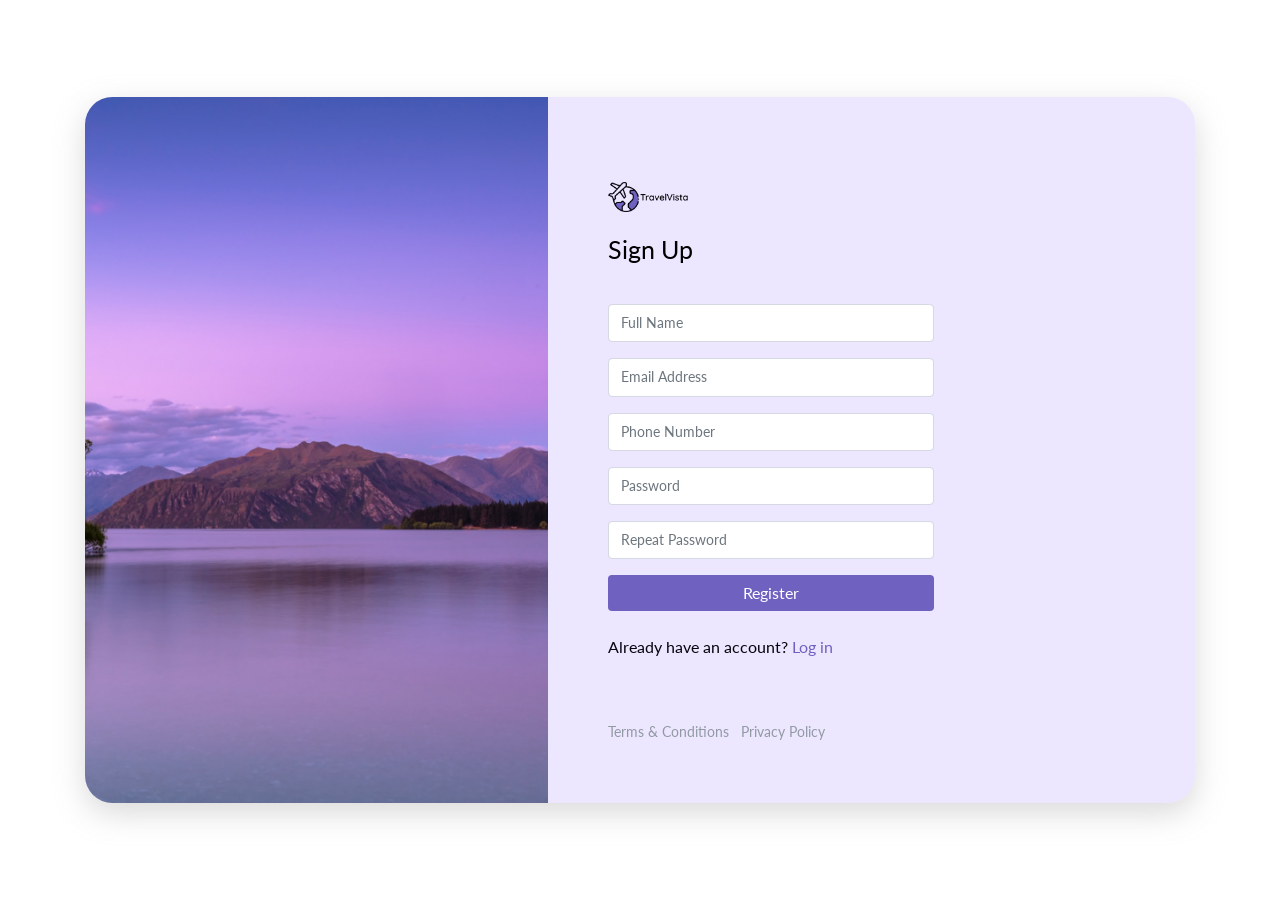
<file: signup.html>
<!DOCTYPE html>
<html lang="en">
<head>
    <meta charset="UTF-8">
    <meta name="viewport" content="width=device-width, initial-scale=1.0">
    <meta http-equiv="X-UA-Compatible" content="ie=edge">
    <title>Sign Up | TravelVista</title>
    <link rel="stylesheet" href="https://cdn.materialdesignicons.com/4.8.95/css/materialdesignicons.min.css">
    <link rel="stylesheet" href="https://stackpath.bootstrapcdn.com/bootstrap/4.4.1/css/bootstrap.min.css">
    <link rel="stylesheet" href="https://fonts.googleapis.com/css?family=Lato">
    <link rel="stylesheet" href="styles.css">
</head>
<body class="login-body">
    <main class="d-flex align-items-center min-vh-100 py-3 py-md-0">
        <div class="container">
            <div class="card login-card">
                <div class="row no-gutters">
                    <div class="col-md-5">
                        <img src="images/login_2.jpg" alt="login" class="login-card-img">
                    </div>
                    <div class="col-md-7">
                        <div class="card-body">
                            <div class="brand-wrapper">
                                <img src="images/logo_with_text_2.png" alt="logo" class="logo">
                            </div>
                            <p class="login-card-description">Sign Up</p>
                            <form action="index.html" method="POST" id="registerForm" onsubmit="return validateForm()">
                                <div class="form-group">
                                    <label for="name" class="sr-only">Full Name</label>
                                    <input type="text" name="name" id="name" class="form-control" placeholder="Full Name">
                                    <span id="nameError" class="error-message text-danger small"></span>
                                </div>
                                <div class="form-group">
                                    <label for="email" class="sr-only">Email</label>
                                    <input type="text" name="email" id="email" class="form-control" placeholder="Email Address">
                                    <span id="emailError" class="error-message text-danger small"></span>
                                </div>
                                <div class="form-group">
                                    <label for="phone" class="sr-only">Phone Number</label>
                                    <input type="tel" name="phone" id="phone" class="form-control" placeholder="Phone Number">
                                    <span id="phoneError" class="error-message text-danger small"></span>
                                </div>
                                <div class="form-group">
                                    <label for="password" class="sr-only">Password</label>
                                    <input type="password" name="password" id="password" class="form-control" placeholder="Password">
                                    <span id="passwordError" class="error-message text-danger small"></span>
                                </div>
                                <div class="form-group">
                                    <label for="repeatPassword" class="sr-only">Repeat Password</label>
                                    <input type="password" name="password" id="repeatPassword" class="form-control" placeholder="Repeat Password">
                                    <span id="repeatPasswordError" class="error-message text-danger small"></span>
                                </div>
                                <input name="login" id="login" class="btn btn-block btn-purple mb-4" type="submit" value="Register">
                            </form>                           
                            <p class="login-card-footer-text">Already have an account? <a href="login.html" class="text-reset">Log in</a></p>
                            <nav class="login-card-footer-nav">
                                <a href="tnc.html">Terms & Conditions</a>&nbsp;&nbsp;
                                <a href="privacy_policy.html">Privacy Policy</a>
                            </nav>
                        </div>
                    </div>
                </div>
            </div>
        </div>
    </main>
    <script src="https://code.jquery.com/jquery-3.4.1.min.js"></script>
    <script src="https://cdn.jsdelivr.net/npm/popper.js@1.16.0/dist/umd/popper.min.js"></script>
    <script src="https://stackpath.bootstrapcdn.com/bootstrap/4.4.1/js/bootstrap.min.js"></script>
    <script>
        function validateForm() {
            const nameInput = document.getElementById('name');
            const emailInput = document.getElementById('email');
            const phoneInput = document.getElementById('phone');
            const passwordInput = document.getElementById('password');
            const repeatPasswordInput = document.getElementById('repeatPassword');
    
            const nameError = document.getElementById('nameError');
            const emailError = document.getElementById('emailError');
            const phoneError = document.getElementById('phoneError');
            const passwordError = document.getElementById('passwordError');
            const repeatPasswordError = document.getElementById('repeatPasswordError');
    
            // Get form elements
            const name = nameInput.value;
            const email = emailInput.value;
            const phone = phoneInput.value;
            const password = passwordInput.value;
            const repeatPassword = repeatPasswordInput.value;
    
            // Initialize an array to store validation messages
            const validationMessages = [];
    
            // Clear previous error messages
            nameError.innerHTML = ''; 
            emailError.innerHTML = ''; 
            phoneError.innerHTML = ''; 
            passwordError.innerHTML = ''; 
            repeatPasswordError.innerHTML = ''; 
    
            if (name.trim() === '') {
                validationMessages.push('Please enter your name.');
                nameError.innerHTML = 'Please enter your name.';
            }
    
            if (email.trim() === '') {
                validationMessages.push('Please enter your email.');
                emailError.innerHTML = 'Please enter your email.';
            } else if (!isValidEmail(email)) {
                validationMessages.push('Please enter a valid email.');
                emailError.innerHTML = 'Please enter a valid email.';
            }
    
            if (phone.trim() === '') {
                validationMessages.push('Please enter your phone number.');
                phoneError.innerHTML = 'Please enter your phone number.';
            }
    
            if (password === '') {
                validationMessages.push('Please enter your password.');
                passwordError.innerHTML = 'Please enter your password.';
            }
    
            if (repeatPassword === '') {
                validationMessages.push('Please repeat your password.');
                repeatPasswordError.innerHTML = 'Please repeat your password.';
            } else if (password !== repeatPassword) {
                validationMessages.push('Passwords do not match.');
                repeatPasswordError.innerHTML = 'Passwords do not match.';
            }
    
            // If there are validation errors, prevent the form from submitting
            if (validationMessages.length > 0) {
                return false;
            }
    
            return true; // Form is valid, allow submission
        }
    
        // Function to validate email address
        function isValidEmail(email) {
            const emailPattern = /^[a-zA-Z0-9._-]+@[a-zA-Z0-9.-]+\.[a-zA-Z]{2,4}$/;
            return emailPattern.test(email);
        }
    </script>    
</body>
</html>
</file>
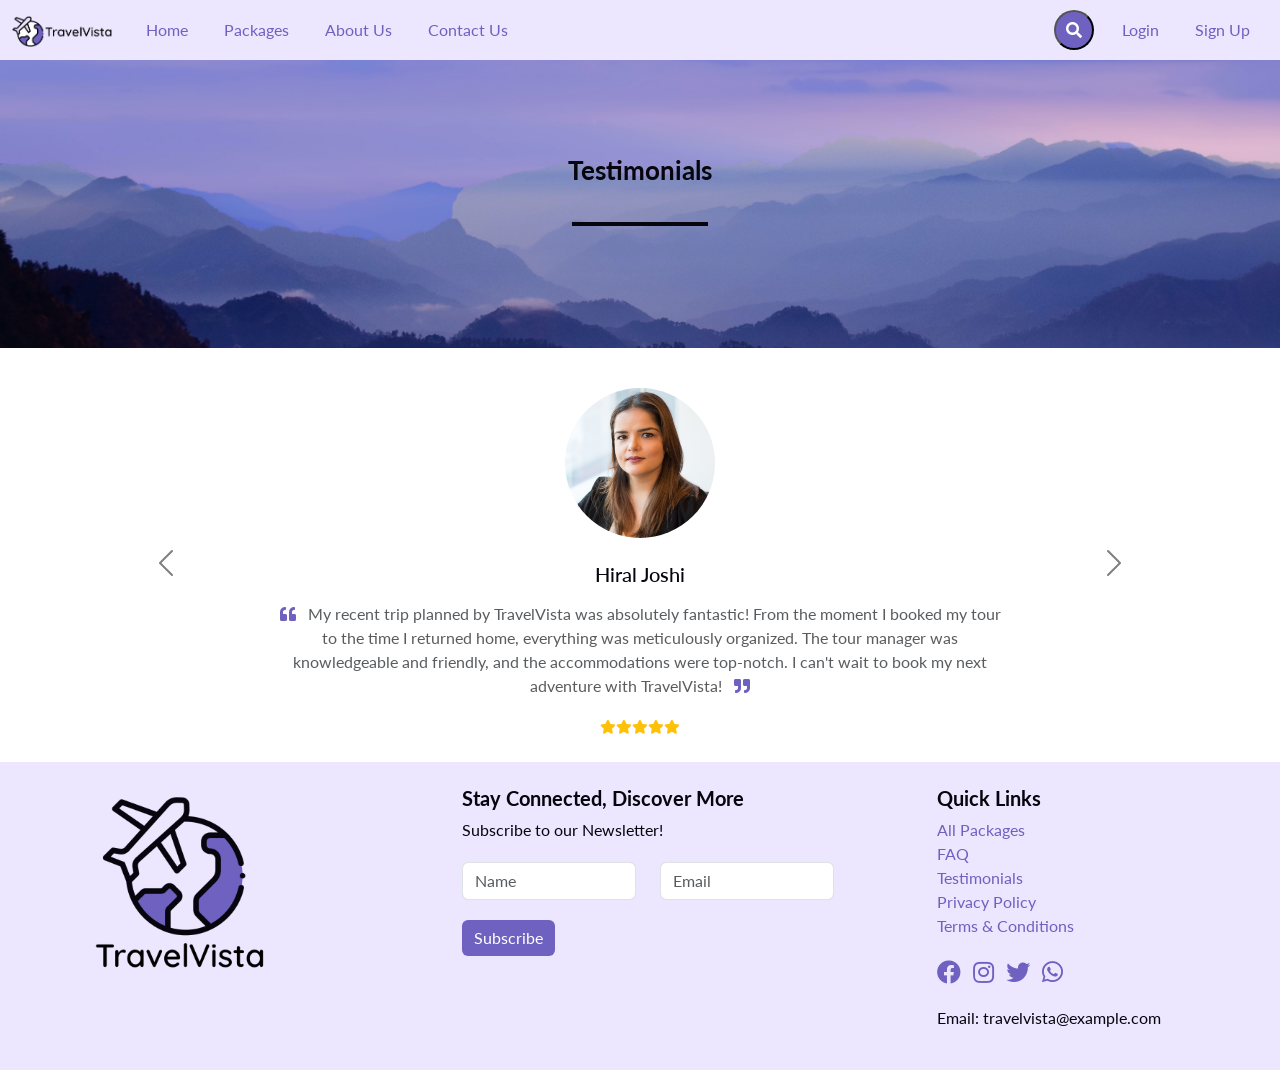
<file: testimonials.html>
<!DOCTYPE html>
<html lang="en">
<head>
    <meta charset="UTF-8">
    <meta name="viewport" content="width=device-width, initial-scale=1.0">
    <link rel="stylesheet" href="https://cdn.jsdelivr.net/npm/bootstrap@5.3.1/dist/css/bootstrap.min.css">
    <link rel="stylesheet" href="https://cdnjs.cloudflare.com/ajax/libs/font-awesome/5.15.3/css/all.min.css">
    <link rel="stylesheet" href="https://fonts.googleapis.com/css?family=Lato">
    <link rel="stylesheet" href="styles.css">
    <title>Testimonials | TravelVista</title>
</head>
<body>
    <!-- Navbar -->
    <nav class="navbar navbar-expand-lg">
        <div class="container-fluid">
            <a class="navbar-brand" href="index.html">
                <img src="images/logo_with_text.png" class="d-inline-block align-text-top logo">
            </a>
            <button class="navbar-toggler" type="button" data-bs-toggle="collapse" data-bs-target="#navbarTogglerDemo02" aria-controls="navbarTogglerDemo02" aria-expanded="false" aria-label="Toggle navigation">
                <span class="navbar-toggler-icon"></span>
            </button>
            <div class="collapse navbar-collapse" id="navbarTogglerDemo02">
                <ul class="navbar-nav me-auto mb-2 mb-lg-0">
                    <li class="nav-item">
                        <a class="nav-link" aria-current="page" href="index.html">Home</a>
                    </li>
                    <li class="nav-item">
                        <a class="nav-link" href="explore_packages.html">Packages</a>
                    </li>
                    <li class="nav-item">
                        <a class="nav-link" href="about_us.html">About Us</a>
                    </li>
                    <li class="nav-item">
                        <a class="nav-link" href="contact_us.html">Contact Us</a>
                    </li>
                </ul>
                <form action="" class="search">
                    <div class="search-box">
                        <input class="search-input" type="text" name="" placeholder="Search">
                        <button class="search-button" href="#">
                            <i class="fa fa-search"></i>
                        </button>
                    </div>
                </form>
                <ul class="navbar-nav mb-2 mb-lg-0">
                    <li class="nav-item">
                        <a class="nav-link" href="login.html">Login</a>
                    </li>
                    <li class="nav-item">
                        <a class="nav-link" href="signup.html">Sign Up</a>
                    </li>
                </ul>
            </div>
        </div>
    </nav>

    <!-- Main Content -->
    <div class="container-fluid heading-background d-flex flex-column align-items-center justify-content-center py-4">
        <h1 class="heading">Testimonials</h1>
        <div class="cover-rule"></div>
    </div>
    <div class="container pt-3">
        <!-- Carousel wrapper -->
        <div id="testimonialsCarousel" class="carousel slide text-center mt-4 carousel-dark" data-mdb-ride="carousel">
            <div class="carousel-inner">
            <div class="carousel-item active">
                <img class="rounded-circle shadow-1-strong mb-4"
                src="images/testimonial1.jpg" alt="avatar"
                style="width: 150px;" />
                <div class="row d-flex justify-content-center">
                <div class="col-lg-8">
                    <h5 class="mb-3 subheading">Hiral Joshi</h5>
                    <p class="text-muted">
                        <i class="fa fa-quote-left quote-icon pe-2"></i>
                        My recent trip planned by TravelVista was absolutely fantastic! From the moment I booked my tour to the time I returned home, everything was meticulously organized. The tour manager was knowledgeable and friendly, and the accommodations were top-notch. I can't wait to book my next adventure with TravelVista!                    
                        <i class="fa fa-quote-right quote-icon ps-2"></i>
                    </p>
                </div>
                </div>
                <ul class="list-unstyled d-flex justify-content-center text-warning mb-0">
                    <li><i class="fas fa-star fa-sm"></i></li>
                    <li><i class="fas fa-star fa-sm"></i></li>
                    <li><i class="fas fa-star fa-sm"></i></li>
                    <li><i class="fas fa-star fa-sm"></i></li>
                    <li><i class="fas fa-star fa-sm"></i></li>
                </ul>
            </div>
            <div class="carousel-item">
                <img class="rounded-circle shadow-1-strong mb-4"
                src="images/testimonial2.jpg" alt="avatar"
                style="width: 150px;" />
                <div class="row d-flex justify-content-center">
                <div class="col-lg-8">
                    <h5 class="mb-3 subheading">Dhruv Mehta</h5>
                    <p class="text-muted">
                        <i class="fa fa-quote-left quote-icon pe-2"></i>
                        I had an amazing experience with TravelVista on my family trip to Singapore and Malaysia. The itinerary was well-crafted, covering all the must-see attractions. The guides were informative, and the whole journey was hassle-free. TravelVista truly knows how to create memorable vacations.                    
                        <i class="fa fa-quote-right quote-icon ps-2"></i>
                    </p>
                </div>
                </div>
                <ul class="list-unstyled d-flex justify-content-center text-warning mb-0">
                    <li><i class="fas fa-star fa-sm"></i></li>
                    <li><i class="fas fa-star fa-sm"></i></li>
                    <li><i class="fas fa-star fa-sm"></i></li>
                    <li><i class="fas fa-star fa-sm"></i></li>
                    <li><i class="fas fa-star fa-sm"></i></li>
                </ul>
            </div>
            <div class="carousel-item">
                <img class="rounded-circle shadow-1-strong mb-4"
                src="images/testimonial3.jpg" alt="avatar" style="width: 150px;" />
                <div class="row d-flex justify-content-center">
                <div class="col-lg-8">
                    <h5 class="mb-3 subheading">Rishita Patel</h5>
                    <p class="text-muted">
                        <i class="fa fa-quote-left quote-icon pe-2"></i>
                        I highly recommend TravelVista to anyone looking for a memorable travel experience. Their attention to detail, prompt responses to queries, and personalized service made my trip to Ladakh unforgettable. It was a seamless journey filled with incredible memories. Thank you, TravelVista!                    
                        <i class="fa fa-quote-right quote-icon ps-2"></i>
                    </p>
                </div>
                </div>
                <ul class="list-unstyled d-flex justify-content-center text-warning mb-0">
                    <li><i class="fas fa-star fa-sm"></i></li>
                    <li><i class="fas fa-star fa-sm"></i></li>
                    <li><i class="fas fa-star fa-sm"></i></li>
                    <li><i class="fas fa-star fa-sm"></i></li>
                    <li><i class="fas fa-star fa-sm"></i></li>
                </ul>
            </div>
            </div>
            <button class="carousel-control-prev" type="button" data-bs-target="#testimonialsCarousel" data-bs-slide="prev">
                <span class="carousel-control-prev-icon" aria-hidden="true"></span>
                <span class="visually-hidden">Previous</span>
            </button>
            <button class="carousel-control-next" type="button" data-bs-target="#testimonialsCarousel" data-bs-slide="next">
                <span class="carousel-control-next-icon" aria-hidden="true"></span>
                <span class="visually-hidden">Next</span>
            </button>
        </div>
    </div>

    <!-- Footer -->
    <footer class="footer bg-light py-4 mt-4">
        <div class="container">
            <div class="row">
                <!-- First Column: Logo -->
                <div class="col-md-4 mb-4">
                    <img src="images/logo_text_bottom.png" alt="Logo" class="footer-logo img-fluid mx-2 my-2">
                </div>
        
                <!-- Second Column: Newsletter Form -->
                <div class="col-md-5">
                    <h5 class="footer-heading">Stay Connected, Discover More</h5>
                    <p class="footer-text">Subscribe to our Newsletter!</p>
                    <form class="newsletter-form" method="post" id="footerForm" onsubmit="return validateNewsletterForm()">
                        <div class="mb-3">
                            <div class="row">
                                <div class="col-md-5">
                                    <input type="text" class="form-control my-1" id="newsletterName" placeholder="Name">
                                    <div class="error-message text-danger small" id="newsletterNameError"></div>
                                </div>
                                <div class="col-md-5">
                                    <input type="text" class="form-control my-1" id="newsletterEmail" placeholder="Email">
                                    <div class="error-message text-danger small" id="newsletterEmailError"></div>
                                </div>
                            </div>
                        </div>
                        <button type="submit" class="btn btn-purple mb-4">Subscribe</button>
                    </form>
                </div>
        
                <!-- Third Column: Links -->
                <div class="col-md-3">
                <h5 class="footer-heading">Quick Links</h5>
                <ul class="list-unstyled footer-links">
                    <li><a href="all_packages.html" class="text-decoration-none footer-link">All Packages</a></li>
                    <li><a href="faq.html" class="text-decoration-none footer-link">FAQ</a></li>
                    <li><a href="testimonials.html" class="text-decoration-none footer-link">Testimonials</a></li>
                    <li><a href="privacy_policy.html" class="text-decoration-none footer-link">Privacy Policy</a></li>
                    <li><a href="tnc.html" class="text-decoration-none footer-link">Terms & Conditions</a></li>
                </ul>
                <div class="footer-social">
                    <a href="#" class="social-icon"><i class="fab fa-facebook me-2"></i></a>
                    <a href="#" class="social-icon"><i class="fab fa-instagram me-2"></i></a>
                    <a href="#" class="social-icon"><i class="fab fa-twitter me-2"></i></a>
                    <a href="#" class="social-icon"><i class="fab fa-whatsapp me-2"></i></a>
                </div>
                <p class="footer-email mt-3">Email: travelvista@example.com</p>
                </div>
            </div>
        </div>
    </footer>      

    <!-- Script -->
    <script src="https://cdn.jsdelivr.net/npm/@popperjs/core@2.11.8/dist/umd/popper.min.js" integrity="sha384-I7E8VVD/ismYTF4hNIPjVp/Zjvgyol6VFvRkX/vR+Vc4jQkC+hVqc2pM8ODewa9r" crossorigin="anonymous"></script>
    <script src="https://cdn.jsdelivr.net/npm/bootstrap@5.3.1/dist/js/bootstrap.min.js" integrity="sha384-Rx+T1VzGupg4BHQYs2gCW9It+akI2MM/mndMCy36UVfodzcJcF0GGLxZIzObiEfa" crossorigin="anonymous"></script>
    <script src="https://ajax.googleapis.com/ajax/libs/jquery/3.6.4/jquery.min.js"></script>
    <script>
        function validateNewsletterForm() {
            const newsletterNameInput = document.getElementById('newsletterName');
            const newsletterEmailInput = document.getElementById('newsletterEmail');
            const newsletterNameError = document.getElementById('newsletterNameError');
            const newsletterEmailError = document.getElementById('newsletterEmailError');
    
            // Get form elements
            const newsletterName = newsletterNameInput.value;
            const newsletterEmail = newsletterEmailInput.value;
    
            // Initialize an array to store validation messages
            const validationMessages = [];

            // Clear previous error messages
            newsletterNameError.innerHTML = ''; 
            newsletterEmailError.innerHTML = ''; 
    
            if (newsletterName.trim() === '') {
                validationMessages.push('Please enter your name.');
                newsletterNameError.innerHTML = 'Please enter your name.';
            }
    
            if (newsletterEmail.trim() === '') {
                validationMessages.push('Please enter your email.');
                newsletterEmailError.innerHTML = 'Please enter your email.';
            } else if (!isValidEmail(newsletterEmail)) {
                validationMessages.push('Please enter a valid email.');
                newsletterEmailError.innerHTML = 'Please enter a valid email.';
            }
    
            // If there are validation errors, prevent the form from submitting
            if (validationMessages.length > 0) {
                return false;
            }
    
            return true; // Form is valid, allow submission
        }
    
        // Function to validate email address
        function isValidEmail(email) {
            const emailPattern = /^[a-zA-Z0-9._-]+@[a-zA-Z0-9.-]+\.[a-zA-Z]{2,4}$/;
            return emailPattern.test(email);
        }
    </script>
</body>
</html>
</file>
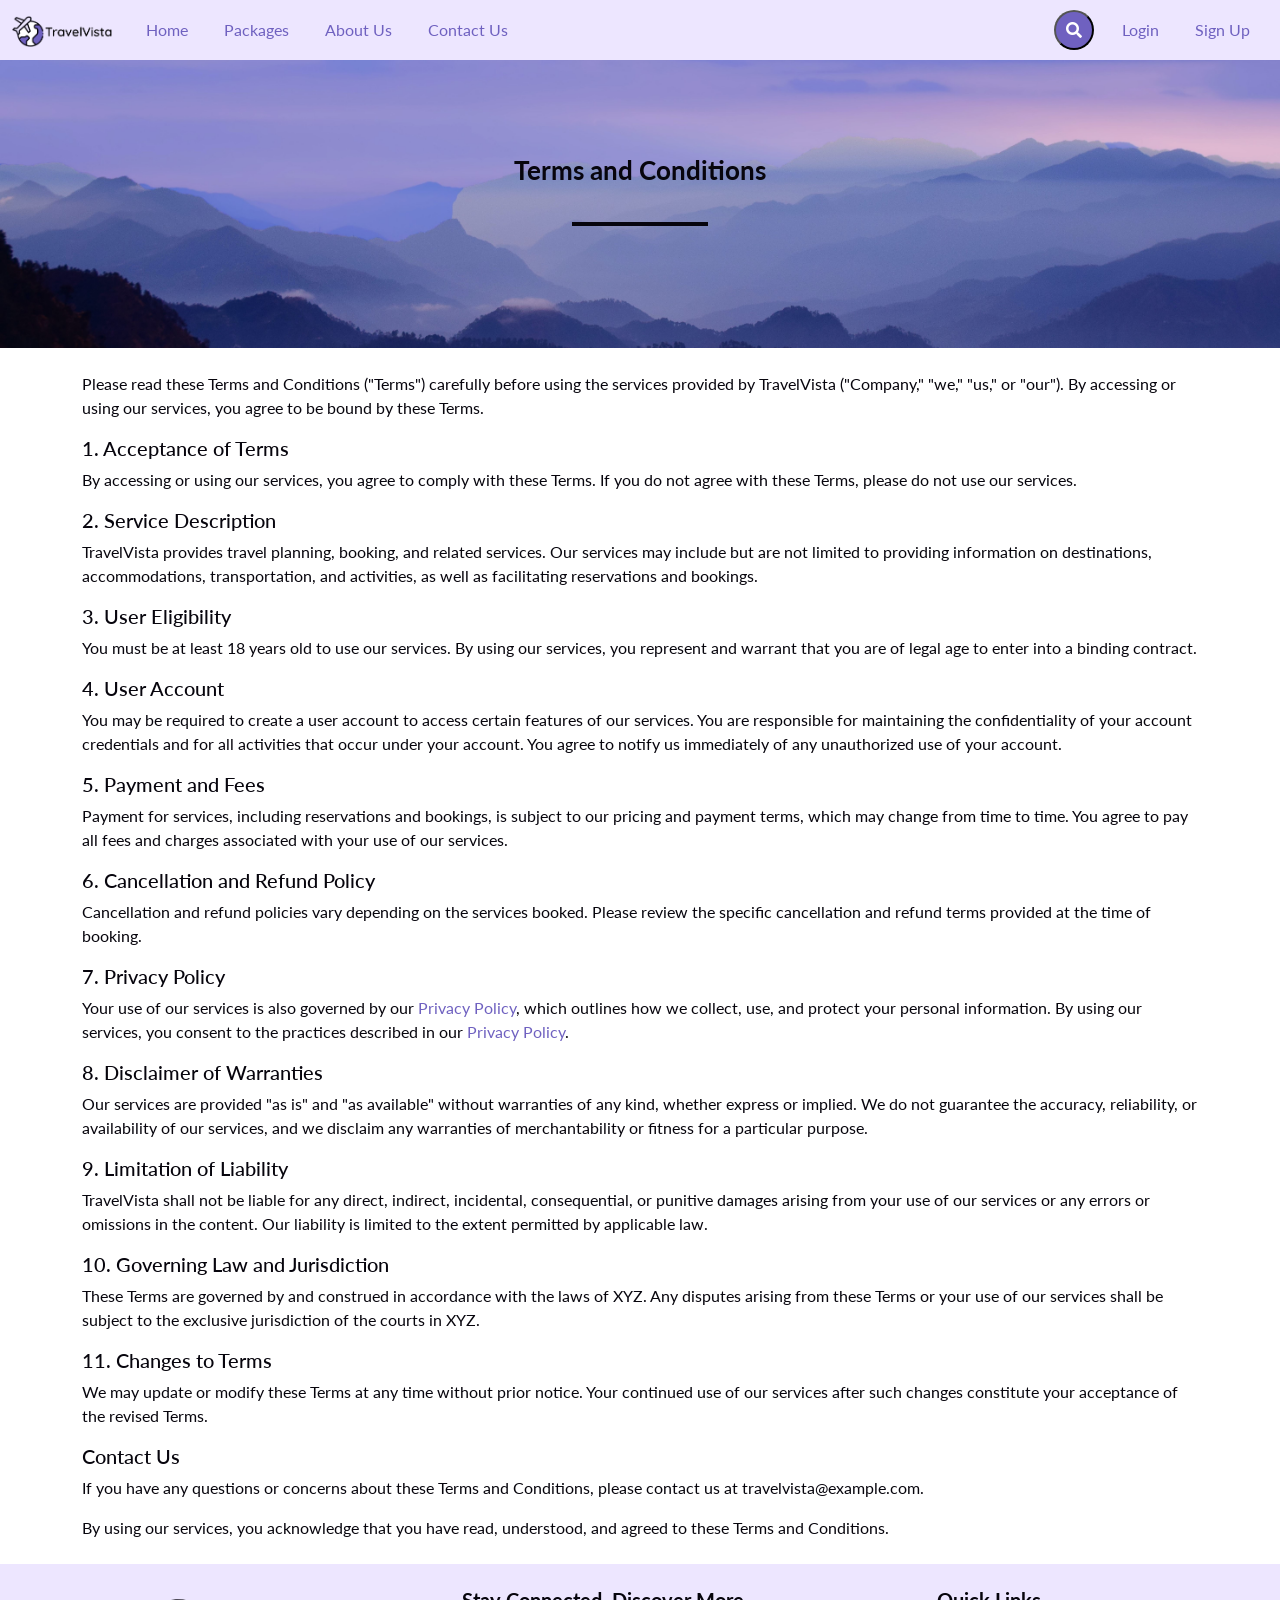
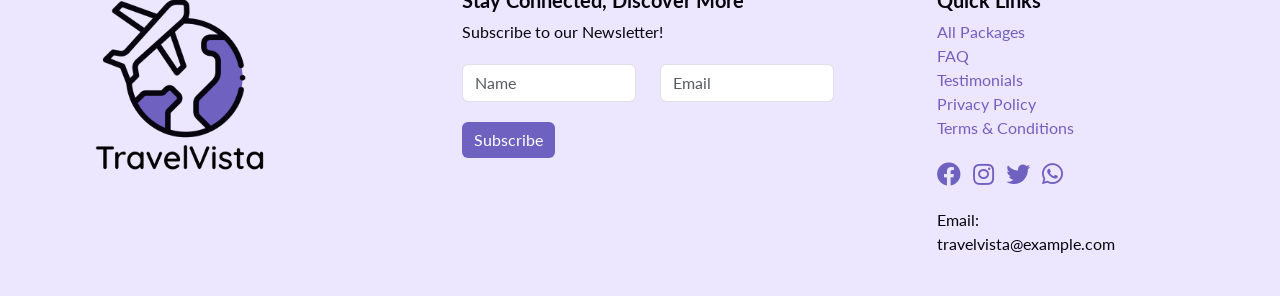
<file: tnc.html>
<!DOCTYPE html>
<html lang="en">
<head>
    <meta charset="UTF-8">
    <meta name="viewport" content="width=device-width, initial-scale=1.0">
    <link rel="stylesheet" href="https://cdn.jsdelivr.net/npm/bootstrap@5.3.1/dist/css/bootstrap.min.css">
    <link rel="stylesheet" href="https://cdnjs.cloudflare.com/ajax/libs/font-awesome/5.15.3/css/all.min.css">
    <link rel="stylesheet" href="https://fonts.googleapis.com/css?family=Lato">
    <link rel="stylesheet" href="styles.css">
    <title>Terms & Conditions | TravelVista</title>
</head>
<body>
    <!-- Navbar -->
    <nav class="navbar navbar-expand-lg">
        <div class="container-fluid">
            <a class="navbar-brand" href="index.html">
                <img src="images/logo_with_text.png" class="d-inline-block align-text-top logo">
            </a>
            <button class="navbar-toggler" type="button" data-bs-toggle="collapse" data-bs-target="#navbarTogglerDemo02" aria-controls="navbarTogglerDemo02" aria-expanded="false" aria-label="Toggle navigation">
                <span class="navbar-toggler-icon"></span>
            </button>
            <div class="collapse navbar-collapse" id="navbarTogglerDemo02">
                <ul class="navbar-nav me-auto mb-2 mb-lg-0">
                    <li class="nav-item">
                        <a class="nav-link" aria-current="page" href="index.html">Home</a>
                    </li>
                    <li class="nav-item">
                        <a class="nav-link" href="explore_packages.html">Packages</a>
                    </li>
                    <li class="nav-item">
                        <a class="nav-link" href="about_us.html">About Us</a>
                    </li>
                    <li class="nav-item">
                        <a class="nav-link" href="contact_us.html">Contact Us</a>
                    </li>
                </ul>
                <form action="" class="search">
                    <div class="search-box">
                        <input class="search-input" type="text" name="" placeholder="Search">
                        <button class="search-button" href="#">
                            <i class="fa fa-search"></i>
                        </button>
                    </div>
                </form>
                <ul class="navbar-nav mb-2 mb-lg-0">
                    <li class="nav-item">
                        <a class="nav-link" href="login.html">Login</a>
                    </li>
                    <li class="nav-item">
                        <a class="nav-link" href="signup.html">Sign Up</a>
                    </li>
                </ul>
            </div>
        </div>
    </nav>

    <!-- Main Content -->
    <div class="container-fluid heading-background d-flex flex-column align-items-center justify-content-center py-4">
        <h1 class="heading">Terms and Conditions</h1>
        <div class="cover-rule"></div>
    </div>
    <div class="container mt-4">
        <p>
            Please read these Terms and Conditions ("Terms") carefully before using the services provided by TravelVista ("Company," "we," "us," or "our"). By accessing or using our services, you agree to be bound by these Terms.
        </p>
        
        <h2 class="subheading">1. Acceptance of Terms</h2>
        <p>
            By accessing or using our services, you agree to comply with these Terms. If you do not agree with these Terms, please do not use our services.
        </p>
        
        <h2 class="subheading">2. Service Description</h2>
        <p>
            TravelVista provides travel planning, booking, and related services. Our services may include but are not limited to providing information on destinations, accommodations, transportation, and activities, as well as facilitating reservations and bookings.
        </p>

        <h2 class="subheading">3. User Eligibility</h2>
        <p>
            You must be at least 18 years old to use our services. By using our services, you represent and warrant that you are of legal age to enter into a binding contract.
        </p>

        <h2 class="subheading">4. User Account</h2>
        <p>
            You may be required to create a user account to access certain features of our services. You are responsible for maintaining the confidentiality of your account credentials and for all activities that occur under your account. You agree to notify us immediately of any unauthorized use of your account.
        </p>
        
        <h2 class="subheading">5. Payment and Fees</h2>
        <p>
            Payment for services, including reservations and bookings, is subject to our pricing and payment terms, which may change from time to time. You agree to pay all fees and charges associated with your use of our services.
        </p>

        <h2 class="subheading">6. Cancellation and Refund Policy</h2>
        <p>
            Cancellation and refund policies vary depending on the services booked. Please review the specific cancellation and refund terms provided at the time of booking.
        </p>
                
        <h2 class="subheading">7. Privacy Policy</h2>
        <p>
            Your use of our services is also governed by our <a href="privacy_policy.html">Privacy Policy</a>, which outlines how we collect, use, and protect your personal information. By using our services, you consent to the practices described in our <a href="privacy_policy.html">Privacy Policy</a>.
        </p>
                
        <h2 class="subheading">8. Disclaimer of Warranties</h2>
        <p>
            Our services are provided "as is" and "as available" without warranties of any kind, whether express or implied. We do not guarantee the accuracy, reliability, or availability of our services, and we disclaim any warranties of merchantability or fitness for a particular purpose.
        </p>
                
        <h2 class="subheading">9. Limitation of Liability</h2>
        <p>
            TravelVista shall not be liable for any direct, indirect, incidental, consequential, or punitive damages arising from your use of our services or any errors or omissions in the content. Our liability is limited to the extent permitted by applicable law.
        </p>
                
        <h2 class="subheading">10. Governing Law and Jurisdiction</h2>
        <p>
            These Terms are governed by and construed in accordance with the laws of XYZ. Any disputes arising from these Terms or your use of our services shall be subject to the exclusive jurisdiction of the courts in XYZ.
        </p>
                
        <h2 class="subheading">11. Changes to Terms</h2>
        <p>
            We may update or modify these Terms at any time without prior notice. Your continued use of our services after such changes constitute your acceptance of the revised Terms.
        </p>
                
        <h2 class="subheading">Contact Us</h2>
        <p>
            If you have any questions or concerns about these Terms and Conditions, please contact us at travelvista@example.com.
        </p>

        <p>By using our services, you acknowledge that you have read, understood, and agreed to these Terms and Conditions.</p>
    </div>

    <!-- Footer -->
    <footer class="footer bg-light py-4 mt-4">
        <div class="container">
            <div class="row">
                <!-- First Column: Logo -->
                <div class="col-md-4 mb-4">
                    <img src="images/logo_text_bottom.png" alt="Logo" class="footer-logo img-fluid mx-2 my-2">
                </div>
        
                <!-- Second Column: Newsletter Form -->
                <div class="col-md-5">
                    <h5 class="footer-heading">Stay Connected, Discover More</h5>
                    <p class="footer-text">Subscribe to our Newsletter!</p>
                    <form class="newsletter-form" method="post" id="footerForm" onsubmit="return validateNewsletterForm()">
                        <div class="mb-3">
                            <div class="row">
                                <div class="col-md-5">
                                    <input type="text" class="form-control my-1" id="newsletterName" placeholder="Name">
                                    <div class="error-message text-danger small" id="newsletterNameError"></div>
                                </div>
                                <div class="col-md-5">
                                    <input type="text" class="form-control my-1" id="newsletterEmail" placeholder="Email">
                                    <div class="error-message text-danger small" id="newsletterEmailError"></div>
                                </div>
                            </div>
                        </div>
                        <button type="submit" class="btn btn-purple mb-4">Subscribe</button>
                    </form>
                </div>
        
                <!-- Third Column: Links -->
                <div class="col-md-2">
                    <h5 class="footer-heading">Quick Links</h5>
                    <ul class="list-unstyled footer-links">
                        <li><a href="all_packages.html" class="text-decoration-none footer-link">All Packages</a></li>
                        <li><a href="faq.html" class="text-decoration-none footer-link">FAQ</a></li>
                        <li><a href="testimonials.html" class="text-decoration-none footer-link">Testimonials</a></li>
                        <li><a href="privacy_policy.html" class="text-decoration-none footer-link">Privacy Policy</a></li>
                        <li><a href="tnc.html" class="text-decoration-none footer-link">Terms & Conditions</a></li>
                    </ul>
                    <div class="footer-social">
                        <a href="#" class="social-icon"><i class="fab fa-facebook me-2"></i></a>
                        <a href="#" class="social-icon"><i class="fab fa-instagram me-2"></i></a>
                        <a href="#" class="social-icon"><i class="fab fa-twitter me-2"></i></a>
                        <a href="#" class="social-icon"><i class="fab fa-whatsapp me-2"></i></a>
                    </div>
                    <p class="footer-email mt-3">Email: travelvista@example.com</p>
                </div>
                <div class="col-md-1"></div>
            </div>
        </div>
    </footer>      
</body>
    <script src="https://cdn.jsdelivr.net/npm/@popperjs/core@2.11.8/dist/umd/popper.min.js" integrity="sha384-I7E8VVD/ismYTF4hNIPjVp/Zjvgyol6VFvRkX/vR+Vc4jQkC+hVqc2pM8ODewa9r" crossorigin="anonymous"></script>
    <script src="https://cdn.jsdelivr.net/npm/bootstrap@5.3.1/dist/js/bootstrap.min.js" integrity="sha384-Rx+T1VzGupg4BHQYs2gCW9It+akI2MM/mndMCy36UVfodzcJcF0GGLxZIzObiEfa" crossorigin="anonymous"></script>
    <script src="https://ajax.googleapis.com/ajax/libs/jquery/3.6.4/jquery.min.js"></script>
    <script>
        function validateNewsletterForm() {
            const newsletterNameInput = document.getElementById('newsletterName');
            const newsletterEmailInput = document.getElementById('newsletterEmail');
            const newsletterNameError = document.getElementById('newsletterNameError');
            const newsletterEmailError = document.getElementById('newsletterEmailError');
    
            // Get form elements
            const newsletterName = newsletterNameInput.value;
            const newsletterEmail = newsletterEmailInput.value;
    
            // Initialize an array to store validation messages
            const validationMessages = [];
    
            // Clear previous error messages
            newsletterNameError.innerHTML = ''; 
            newsletterEmailError.innerHTML = ''; 
    
            if (newsletterName.trim() === '') {
                validationMessages.push('Please enter your name.');
                newsletterNameError.innerHTML = 'Please enter your name.';
            }
    
            if (newsletterEmail.trim() === '') {
                validationMessages.push('Please enter your email.');
                newsletterEmailError.innerHTML = 'Please enter your email.';
            } else if (!isValidEmail(newsletterEmail)) {
                validationMessages.push('Please enter a valid email.');
                newsletterEmailError.innerHTML = 'Please enter a valid email.';
            }
    
            // If there are validation errors, prevent the form from submitting
            if (validationMessages.length > 0) {
                return false;
            }
    
            return true; // Form is valid, allow submission
        }
    
        // Function to validate email address
        function isValidEmail(email) {
            const emailPattern = /^[a-zA-Z0-9._-]+@[a-zA-Z0-9.-]+\.[a-zA-Z]{2,4}$/;
            return emailPattern.test(email);
        }
    </script>
</html>
</file>
<file: styles.css>
* {
  box-sizing: border-box;
}

body {
  font-size: 1rem; /* 16px converted to rem */
  color: #07050d;
  font-family: 'Lato', sans-serif;
}

a {
  text-decoration: none;
  color: #6f61c0;
}

.auto-height {
  height: auto;
}

.heading {
  font-weight: bold;
  font-size: 1.625em; /* 26px */
}

.heading-background {
  background-image: url("images/login_1.jpg");
  background-size: 100%;
  height: 18em;
}

@media screen and (max-width: 1120px) {
  .heading-background {
    background-image: url("images/login_1.jpg");
    background-size: 100%;
    height: 15em;
  }
}

@media screen and (max-width: 928px) {
  .heading-background {
    background-image: url("images/login_1.jpg");
    background-size: 125%;
    height: 15em;
  }
}

@media screen and (max-width: 742px) {
  .heading-background {
    background-image: url("images/login_1.jpg");
    background-size: 150%;
    height: 15em;
  }
}

@media screen and (max-width: 618px) {
  .heading-background {
    background-image: url("images/login_1.jpg");
    background-size: 200%;
    height: 15em;
  }
}

@media screen and (max-width: 618px) {
  .heading-background {
    background-image: url("images/login_1.jpg");
    background-size: 250%;
    height: 15em;
  }
}

@media screen and (max-width: 412px) {
  .heading-background {
    background-image: url("images/login_1.jpg");
    background-size: 250%;
    height: 12em;
  }
}

@media screen and (max-width: 370px) {
  .heading-background {
    background-image: url("images/login_1.jpg");
    background-size: 250%;
    height: 10em;
  }
}

.subheading {
  font-size: 1.25em;
}

.smaller-subheading {
  font-size: 1.15em !important;
}

.sub-subheading {
  font-size: 1rem !important;
}

.hidden {
  visibility: hidden;
}

.btn-purple {
  background-color: #6f61c0;
  border: none !important;
  color: #fff !important;
  height: fit-content;
}

.btn-purple:hover {
  background-color: #07050d;
}

.form-check-input[type='checkbox']:checked {
  background-color: #6f61c0;
  border: none;
}

/* Remove the blue default shadow when an element is focussed */
button:focus, input:focus, textarea:focus {
  box-shadow: none !important;
}

.card-title {
  color: #6f61c0;
  font-size: 1.25em; /* 20px */
}

.card {
  border: none !important;
  color: #07050d;
  background-color: #ede6ff;
  border-radius: 10px;
}

.small-rule {
  width: 45%;
  height: 0.15em;
  margin: 0.5em auto;
  background-color: #6f61c0;
}

.modal-header {
  background-color: #ede6ff;
}


/* Navbar */
.logo {
  max-width: 5em;
}

.navbar {
  background-color: #ede6ff;
}

.navbar-toggler {
  border: none;
}

.nav-item {
  margin: 0 0.625em; /* 10px */
}

.nav-link {
  color: #6f61c0;
}

.active {
  color: #07050d !important;
}

.nav-link:hover {
  color: #07050d;
  transition: 0.2s;
}

@media screen and (min-width: 992px) {
  .nav-item {
    position: relative;
  }

  .nav-item:after {
    content: "";
    position: absolute;
    background-color: #6f61c0;
    height: 0.19em; /* 3px */
    width: 0;
    left: 0;
    bottom: -0.625em; /* 10px */
    transition: 0.2s;
  }

  .nav-item:hover:after {
    width: 100%;
  }

  .active-item {
    position: relative;
  }

  .active-item:after {
    content: "";
    position: absolute;
    background-color: #6f61c0;
    height: 0.19em; /* 3px */
    width: 100%;
    left: 0;
    bottom: -0.625em; /* 10px */
  }
}

.search-box {
  background: #fff;
  height: 2.5em; /* 40px */
  border-radius: 2.5em; /* 40px */
  margin-right: 0.625em; /* 10px */
}

.search-box:hover > .search-input {
  width: 12.5em; /* 200px */
  padding: 0 0.5em; /* 8px */
}

.search-box:hover > .search-button {
  background-color: #fff;
  color: #6f61c0;
}

.search-button {
  color: #fff;
  float: right;
  width: 2.5em; /* 40px */
  height: 2.5em; /* 40px */
  border-radius: 50%;
  background-color: #6f61c0;
  display: flex;
  justify-content: center;
  align-items: center;
  transition: 0.4s;
}

.search-input {
  border: none;
  background: none;
  outline: none;
  float: left;
  padding: 0;
  color: #6f61c0;
  font-size: 1em; /* 16px */
  transition: 0.4s;
  line-height: 2.5em; /* 40px */
  width: 0;
}

@media screen and (max-width: 620px) {
  .search-box:hover > .search-input {
    width: 9.375em; /* 150px */
    padding: 0 0.375em; /* 6px */
  }
}

/* Footer */
.footer {
  background-color: #ede6ff !important;
}

.footer-logo {
  max-width: 11.25em; /* 180px */
}

.footer-text {
  font-size: 1em; /* 16px */
}

.footer-heading {
  font-weight: bold;
}

.newsletter-form > input {
  border: none;
}

.footer-link {
  color: #6f61c0;
}

.social-icon {
  font-size: 1.5em; /* 24px */
  color: #6f61c0;
}

.footer-link:hover,
.social-icon:hover {
  color: #07050d;
}

/* Home Carousel */
.carousel-caption {
  position: absolute;
  bottom: 0;
  left: 0;
  right: 0;
  background: linear-gradient(
    to bottom,
    rgba(0, 0, 0, 0),
    rgba(0, 0, 0, 1)
  ); /* Black gradient overlay */
  color: white;
  padding: 1.25em; /* 20px */
  box-sizing: border-box;
}

/* Home Why Us */
.why-us-icon {
  color: #6f61c0;
}

@media screen and (min-width: 768px) {
  .why-us-card {
    height: 12.5em;
  }
}

@media screen and (min-width: 992px) {
  .why-us-card {
    height: 17em;
  }
}

@media screen and (min-width: 1200px) {
  .why-us-card {
    height: 15.5em;
  }
}

@media screen and (min-width: 1400px) {
  .why-us-card {
    height: 12.5em;
  }
}

/* Explore Packages Banner */
.banner {
  display: flex;
  justify-content: center;
  border-radius: 0.625em; /* 10px */
  margin: 1.25em auto 0 auto; /* 20px, 0px, 0px, 0px */
  width: 100%;
}

/* Explore Packages Cards Sliders */
.exp-heading-container {
  display: flex;
  justify-content: space-between;
}

.exp-cards-whole {
  display: flex;
  align-items: center;
  justify-content: center;
}

.exp-cards-except-btns {
  display: flex;
  overflow-x: scroll;
  overflow-y: hidden;
}

.exp-cards-except-btns::-webkit-scrollbar {
  display: none; /* For Chrome, Safari and Opera */
}

.exp-cards-except-btns {
  -ms-overflow-style: none; /* For IE and Edge */
  scrollbar-width: none; /* For Firefox */
}

.exp-card {
  width: 15.625em; /* 250px */
  height: 13.4375em; /* 215px */
  border-radius: 0.3125em; /* 5px */
  border: none !important;
  box-shadow: 0px 0.3125em 0.3125em rgba(0, 0, 0, 0.2); /* 5px, 5px */
  transition: transform 0.3s ease, box-shadow 0.3s ease, background-color 0.3s ease;
  color: #07050d;
  margin: 0.625em; /* 10px */
}

.exp-card:hover {
  background-color: #ede6ff;
  transform: translateY(-0.05em);
  box-shadow: 0px 0.3125em 0.75em rgba(0, 0, 0, 0.2); /* 5px, 15px */
}

.exp-card-image-container > img {
  border-radius: 0.3125em 0.3125em 0 0;
  width: 15.625em; /* 250px */
  height: 8.75em; /* 140px */
}

.exp-card-text-container {
  padding: 0.5em; /* 8px */
}

.exp-card-text-details {
  display: flex;
  justify-content: space-between;
}

.exp-card-text-heading > h3 {
  color: #6f61c0;
  font-size: 1.25em; /* 20px */
}

.exp-card-text-details > p {
  color: #07050d;
}

.btn-pre,
.btn-nxt {
  height: 100%;
  border: none;
  cursor: pointer;
  outline: none;
  opacity: 0.4;
  background-color: transparent;
}

.btn-pre:hover,
.btn-nxt:hover {
  opacity: 1;
}

/* Contact Us page */

/* Contact us form container */
.contact-form {
  background-color: #ede6ff;
  border-radius: 10px;
  padding: 1.5em;
}

.rule-less-margin {
  margin: 0 25em 0 0;
  background-color: #6f61c0;
  height: 0.25em;
  width: 7em;
}

/* Contact Us Text Area */
.form-control#message {
  resize: none;
}

/* Login Page */
.login-body {
  
  min-height: 100vh;
}

.brand-wrapper {
  margin-bottom: 1.1875em;
}

.brand-wrapper .logo {
  width: 18.75em;
}

.login-card {
  background-color: #ede6ff;
  border: 0;
  border-radius: 1.71875em;
  box-shadow: 0 0.625em 1.875em 0 rgba(172, 168, 168, 0.43);
  overflow: hidden;
}

.login-card-img {
  border-radius: 0;
  position: absolute;
  width: 100%;
  height: 100%;
  -o-object-fit: cover;
  object-fit: cover;
}

.login-card .card-body {
  padding: 5.3125em 3.75em 3.75em;
}

@media (max-width: 422px) {
  .login-card .card-body {
    padding: 2.1875em 1.5em;
  }
}

.login-card-description {
  font-size: 1.5625em;
  color: #000;
  font-weight: normal;
  margin-bottom: 1.4375em;
}

.login-card form {
  max-width: 20.375em;
}

.login-card .form-control {
  border: 0.0625em solid #d5dae2;
  margin-bottom: 0.625em;
  min-height: 2.8125em;
  font-size: 0.85em;
  line-height: 0.9375em;
  font-weight: normal;
}

.login-card .login-btn {
  padding: 0.8125em 1.25em 0.75em;
  background-color: #000;
  border-radius: 0.25em;
  font-size: 1.0625em;
  font-weight: bold;
  line-height: 1.25em;
  color: #fff;
  margin-bottom: 1.5em;
}

.login-card .forgot-password-link {
  font-size: 0.875em;
  color: #919aa3;
  margin-bottom: 0.75em;
}

.login-card-footer-text {
  font-size: 1em;
  margin-bottom: 3.75em;
}

.text-reset {
  color: #6f61c0 !important;
}

.text-reset:hover {
  text-decoration: none;
  color: #07050d !important;
}

@media (max-width: 767px) {
  .login-card-footer-text {
    margin-bottom: 1.5em;
  }
}

.login-card-footer-nav a {
  font-size: 0.875em;
  color: #919aa3;
}

/* Checkbox Styling */
.form-check-input {
  margin-right: 0.5rem;
}

.login-card-body {
  padding: 0;
}

/* About Us Page */
.cover {
  background-image: url("images/login_1.jpg");
  font-size: large;
  height: 42em;
  background-size: 96em;
  display: flex;
  align-items: center;
  justify-content: center;
  color: #ede6ff;
}

/* About Us Subheadings */
.about-us-subheading {
  font-size: 1.5em; /* 24px */
}

.cover-rule {
  width: 8.5em;
  margin: 1.75em auto;
  background-color: #07050d;
  height: 0.25em;
}

.cover > div > h1 {
  color: #07050d;
}

.about-us-div {
  background-color: #ede6ff;
  border-radius: 10px;
  padding: 0;
  margin: 2px;
}

.about-us-div-image > img {
  border-radius: 10px;
  height: 100%;
}

.rule {
  margin: 2.5em 25em 2.5em 0;
  background-color: #6f61c0;
  height: 0.25em;
  width: 7em;
}

.parent-full-width-rule {
  width: 7em;
}



/* About Us Images */
.card-img-top {
  width: 50%;
  align-self: center;
}

/* About Us Image Credits */
.credits {
  font-size: 0.625em; /* 10px */
}

.credits > a {
  color: #6f61c0;
}

/* Package Details Page*/
.icon {
  color: #6f61c0;
}

/* What's included icons */
.round-div {
  background-color: #ced4da;
  color: #6f61c0;
  border-radius: 50%;
  width: 2.5em;
  height: 2.5em;
  display: flex;
  justify-content: center;
  align-items: center;
}

/* Date Cards */
.package-details-date-card {
  width: 6.8em;
  height: 6.8em;
  background-color: #ede6ff;
  border-radius: 10px;
  transition: box-shadow 0.3s ease;
}

.package-details-date-card:hover {
  box-shadow: 0px 0.3125em 0.6em rgba(0, 0, 0, 0.2);
}

/* Open Accordion Button */
.accordion-button[aria-expanded="true"] {
  background-color: #ede6ff;
  color: #6f61c0;
}

.table > thead > tr > th {
	background-color: #ede6ff;
}

/* All Packages Page */
.all-packages-card {
  background-color: #ede6ff;
  box-shadow: 0px 0.3125em 0.3125em rgba(0, 0, 0, 0.2);
  transition: transform 0.3s ease, box-shadow 0.3s ease, background-color 0.3s ease;
  border-radius: 10px;
}

.all-packages-card:hover {
  transform: translateX(-0.05em);
  box-shadow: 0px 0.3125em 0.75em rgba(0, 0, 0, 0.2);
}

.all-packages-img {
  width: 100%;
}

.offcanvas-btn {
  left: 0.5%;
  top: 8%;
}

.about-us-div-text a {
  color: #6f61c0;
  transition: color 0.2s;
}

.all-packages-link:hover {
  color: #07050d !important;
}

/* Change the color of the range slider dot */
input[type="range"]::-webkit-slider-thumb {
  background-color: #6f61c0 !important;
}

input[type="range"]::-moz-range-thumb {
  background-color: #6f61c0 !important;
}

input[type="range"]::-ms-thumb {
  background-color: #6f61c0 !important;
}

/* Testimonials Page */
.quote-icon {
  color: #6f61c0;
}
</file>
